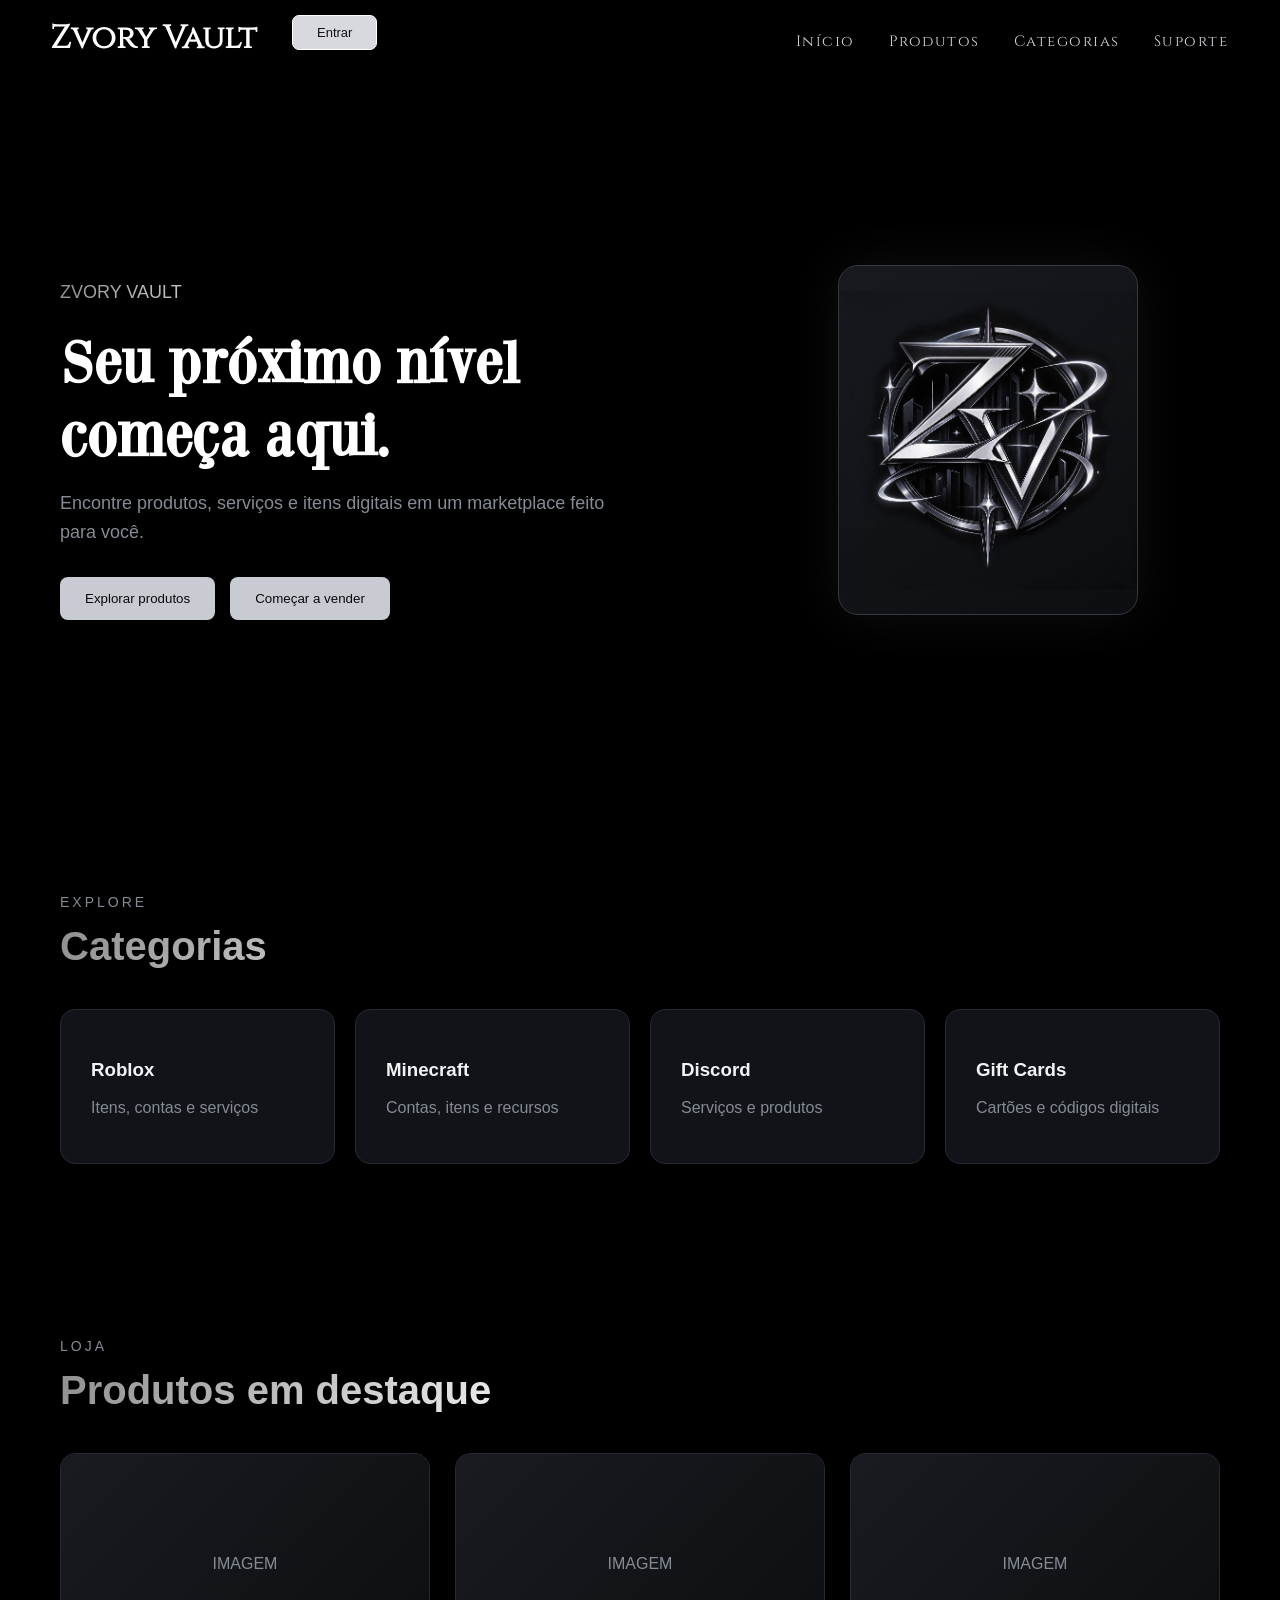
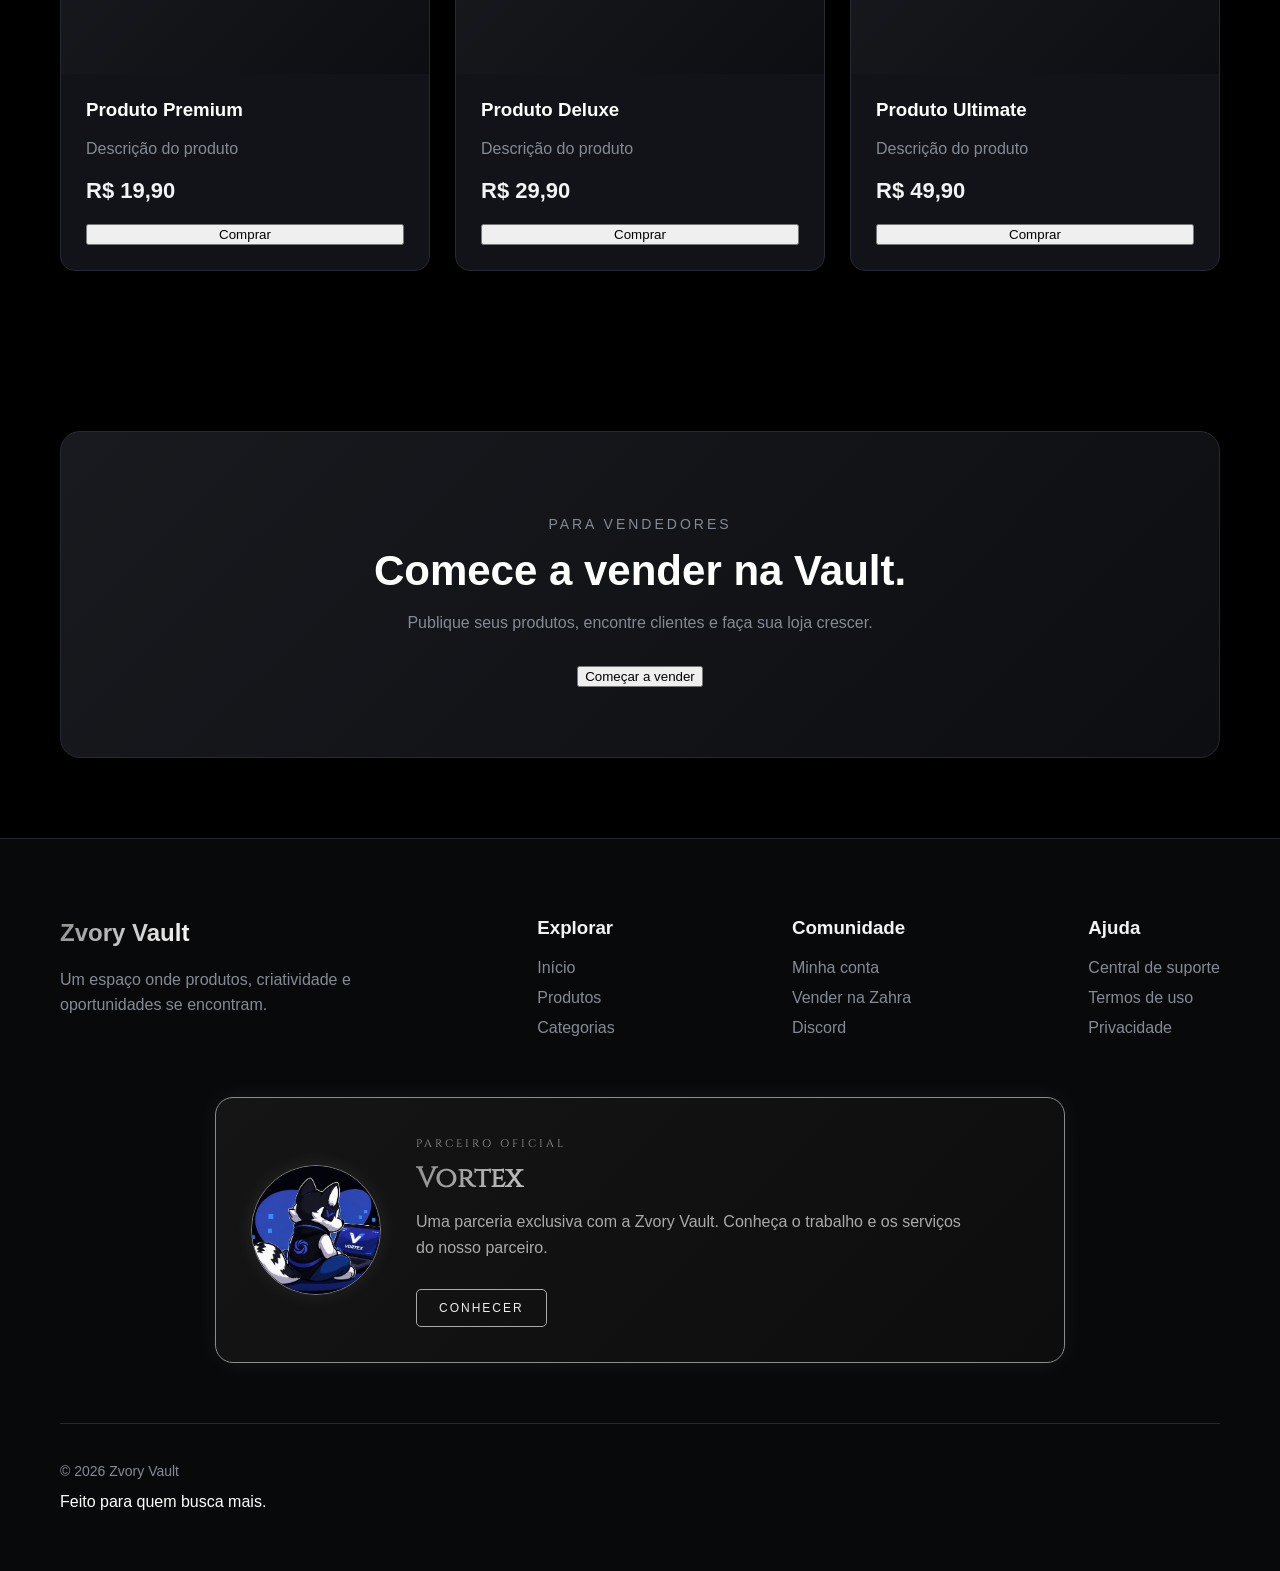
<file: index.html>
<!DOCTYPE html>
<html lang="pt-BR">

<head>
    <meta charset="UTF-8">
    <meta name="viewport" content="width=device-width, initial-scale=1.0">

    <link rel="stylesheet" href="style.css">

    <title>Zvory Vault</title>
</head>

<body>

<header>

    <div class="logo">
        <h1>Zvory Vault</h1>
    </div>

    <a href="login.html" class="login-btn">Entrar</a>

    <nav>
        <a href="index.html">Início</a>
        <a href="produtos.html">Produtos</a>
        <a href="categorias.html">Categorias</a>
        <a href="suporte.html">Suporte</a>
    </nav>

</header>


    <section class="hero">

        <div class="hero-text">

            <p class="subtitle chrome-text">ZVORY VAULT</p>

            <h2>Seu próximo nível começa aqui.</h2>

            <p>
                Encontre produtos, serviços e itens digitais
                em um marketplace feito para você.
            </p>

            <div class="hero-buttons">

                <a href="produtos.html">
                    <button>Explorar produtos</button>
                </a>

                
                    <a href="login.html">
                    <button class="secondary seller-button">Começar a vender</button>
                    </a>

            </div>

        </div>


        <div class="hero-visual">

            <div class="visual-card">
                <img src="Zvory.png" alt="Zvory Vault">
            </div>

        </div>

    </section>


    <section class="categories">

        <div class="section-title">

            <p>EXPLORE</p>

            <h2 class="chrome-text">Categorias</h2>

        </div>


        <div class="category-container">

            <div class="category-card">

                <h3>Roblox</h3>

                <p>Itens, contas e serviços</p>

            </div>


            <div class="category-card">

                <h3>Minecraft</h3>

                <p>Contas, itens e recursos</p>

            </div>


            <div class="category-card">

                <h3>Discord</h3>

                <p>Serviços e produtos</p>

            </div>


            <div class="category-card">

                <h3>Gift Cards</h3>

                <p>Cartões e códigos digitais</p>

            </div>

        </div>

    </section>


    <section class="products">

        <div class="section-title">

            <p>LOJA</p>

            <h2 class="chrome-text">Produtos em destaque</h2>

        </div>


        <div class="products-container">


            <div class="product-card">

                <div class="product-image">
                    <span>IMAGEM</span>
                </div>

                <div class="product-info">

                    <h3>Produto Premium</h3>

                    <p>Descrição do produto</p>

                    <strong>R$ 19,90</strong>

                    <button>Comprar</button>

                </div>

            </div>


            <div class="product-card">

                <div class="product-image">
                    <span>IMAGEM</span>
                </div>

                <div class="product-info">

                    <h3>Produto Deluxe</h3>

                    <p>Descrição do produto</p>

                    <strong>R$ 29,90</strong>

                    <button>Comprar</button>

                </div>

            </div>


            <div class="product-card">

                <div class="product-image">
                    <span>IMAGEM</span>
                </div>

                <div class="product-info">

                    <h3>Produto Ultimate</h3>

                    <p>Descrição do produto</p>

                    <strong>R$ 49,90</strong>

                    <button>Comprar</button>

                </div>

            </div>


        </div>

    </section>


    <section class="seller">

        <div class="seller-content">

            <p>PARA VENDEDORES</p>

            <h2>Comece a vender na Vault.</h2>

            <span>
                Publique seus produtos, encontre clientes
                e faça sua loja crescer.
            </span>

<a href="login.html">
            <button class="seller-button">
                Começar a vender
            </button>
            </a>

        </div>

    </section>

<footer class="footer">

    <div class="footer-content">

        <div class="footer-brand">

            <h2 class="chrome-text">Zvory Vault</h2>

            <p>
                Um espaço onde produtos, criatividade
                e oportunidades se encontram.
            </p>

        </div>


        <div class="footer-column">

            <h3>Explorar</h3>

            <a href="index.html">Início</a>
            <a href="produtos.html">Produtos</a>
            <a href="categorias.html">Categorias</a>

        </div>


        <div class="footer-column">

            <h3>Comunidade</h3>

            <a href="login.html">Minha conta</a>
            <a href="#">Vender na Zahra</a>
            <a href="https://discord.gg/MXQw4AGbYc">Discord</a>

        </div>


        <div class="footer-column">

            <h3>Ajuda</h3>

            <a href="suporte.html">Central de suporte</a>
            <a href="#">Termos de uso</a>
            <a href="#">Privacidade</a>

        </div>

    </div>

<div class="partner-card">
    <div class="partner-logo">
        <img src="vortex.jpg" alt="vortex"></img>
    </div>

    <div class="partner-info">
        <span class="partner-label">PARCEIRO OFICIAL</span>
        <h2 class="chrome-text">Vortex</h2>
        <p>
            Uma parceria exclusiva com a Zvory Vault.
            Conheça o trabalho e os serviços do nosso parceiro.
        </p>

        <a href="https://vexiro-team-evfh.vercel.app/" class="partner-button">CONHECER</a>
    </div>
</div>

    <div class="footer-bottom">

        <p>
            © 2026 Zvory Vault
        </p>

        <span>
            Feito para quem busca mais.
        </span>

    </div>

</footer>

    <div id="message"></div>


    <script src="script.js"></script>

</body>

</html>
</file>
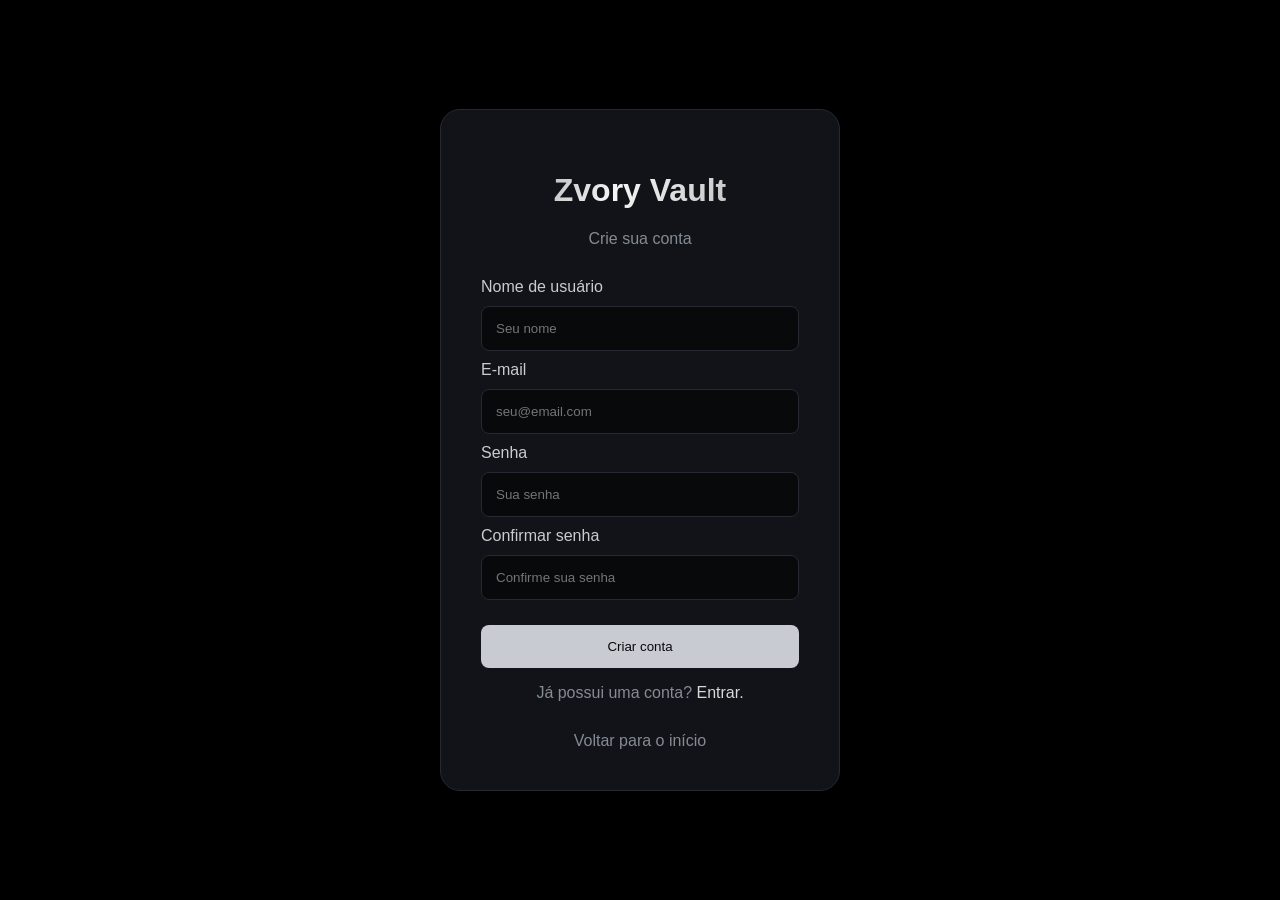
<file: cadastro.html>
<!DOCTYPE html>
<html lang="pt-BR">

<head>
    <meta charset="UTF-8">
    <meta name="viewport" content="width=device-width, initial-scale=1.0">

    <link rel="stylesheet" href="style.css">

    <title>Cadastro | Zvory Vault</title>
</head>

<body>

    <main class="login-page">

        <div class="login-box">

            <h1 class="chrome-text">Zvory Vault</h1>

            <p>Crie sua conta</p>


            <form id="cadastroForm">

                <label for="username">
                    Nome de usuário
                </label>

                <input
                    type="text"
                    id="username"
                    placeholder="Seu nome"
                    required
                >


                <label for="email">
                    E-mail
                </label>

                <input
                    type="email"
                    id="email"
                    placeholder="seu@email.com"
                    required
                >


                <label for="password">
                    Senha
                </label>

                <input
                    type="password"
                    id="password"
                    placeholder="Sua senha"
                    required
                >


                <label for="confirm-password">
                    Confirmar senha
                </label>

                <input
                    type="password"
                    id="confirm-password"
                    placeholder="Confirme sua senha"
                    required
                >


                <button type="submit">
                    Criar conta
                </button>

            </form>


            <p>
                Já possui uma conta?
                <a href="login.html">Entrar.</a>
            </p>


            <a href="index.html">
                Voltar para o início
            </a>

        </div>

    </main>

<script src="cadastro.js"></script>
    <script src="script.js"></script>

</body>

</html>
</file>
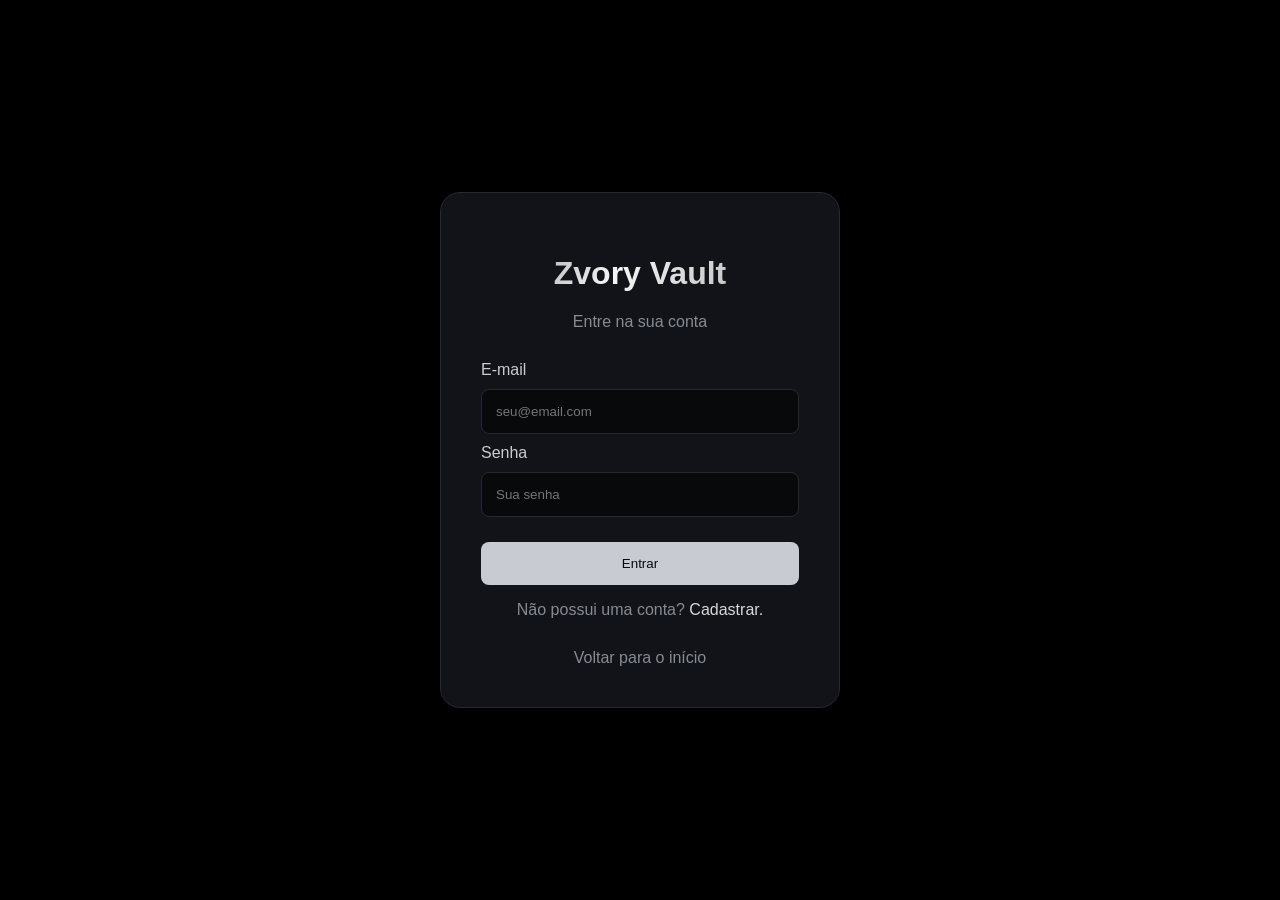
<file: carrinho.html>
<!DOCTYPE html>
<html lang="pt-BR">

<head>
    <meta charset="UTF-8">
    <meta name="viewport" content="width=device-width, initial-scale=1.0">

    <link rel="stylesheet" href="style.css">

    <title>Carrinho | Zvory Vault</title>
</head>

<body>

<header>

    <div class="logo">
        <h1 class="chrome-text">Zvory Vault</h1>
    </div>

    <button class="menu-toggle" id="menu-toggle" aria-label="Abrir menu">
        <span>—</span>
        <span>—</span>
        <span>—</span>
    </button>

    <nav id="main-nav">
        <a href="home.html">Início</a>
        <a href="produtos.html">Produtos</a>
        <a href="categorias.html">Categorias</a>
        <a href="suporte.html">Suporte</a>
    </nav>

    <a href="index.html" class="login" id="logout">
        Sair
    </a>

</header>


<main class="cart-page">

    <div class="section-title">

        <p>MINHA COMPRA</p>

        <h2 class="chrome-text">
            Seu carrinho
        </h2>

        <span>
            Revise os produtos antes de continuar.
        </span>

    </div>


    <div class="cart-layout">

        <section class="cart-items" id="cart-items">
        </section>


        <aside class="cart-summary">

            <p class="cart-summary-label">
                RESUMO
            </p>

            <h3>
                Total da compra
            </h3>

            <div class="cart-total">

                <span>
                    Total
                </span>

                <strong id="cart-total">
                    R$ 0,00
                </strong>

            </div>

            <button
                id="checkout-button"
                class="checkout-button"
            >
                Continuar para pagamento
            </button>

            <a
                href="produtos.html"
                class="continue-shopping"
            >
                Continuar comprando
            </a>

        </aside>

    </div>


    <div
        class="cart-empty"
        id="cart-empty"
    >

        <span>
            ◇
        </span>

        <h3>
            Seu carrinho está vazio
        </h3>

        <p>
            Explore os produtos da Zvory Vault
            e adicione algo ao seu carrinho.
        </p>

        <a href="produtos.html">
            Explorar produtos
        </a>

    </div>

</main>


<footer class="footer">

    <div class="footer-content">

        <div class="footer-brand">

            <h2 class="chrome-text">
                Zvory Vault
            </h2>

            <p>
                Um espaço onde produtos, criatividade
                e oportunidades se encontram.
            </p>

        </div>


        <div class="footer-column">

            <h3>Explorar</h3>

            <a href="home.html">Minha conta</a>
            <a href="produtos.html">Produtos</a>
            <a href="categorias.html">Categorias</a>

        </div>


        <div class="footer-column">

            <h3>Conta</h3>

            <a href="pedidos.html">Meus pedidos</a>
            <a href="carrinho.html">Carrinho</a>
            <a href="index.html" id="footer-logout">Sair</a>

        </div>


        <div class="footer-column">

            <h3>Ajuda</h3>

            <a href="suporte.html">Central de suporte</a>
            <a href="#">Termos de uso</a>
            <a href="#">Privacidade</a>

        </div>

    </div>


    <div class="footer-bottom">

        <p>
            © 2026 Zvory Vault
        </p>

        <span>
            Feito para quem busca mais.
        </span>

    </div>

</footer>


<script src="script.js"></script>
<script src="carrinho.js"></script>

</body>

</html>
</file>
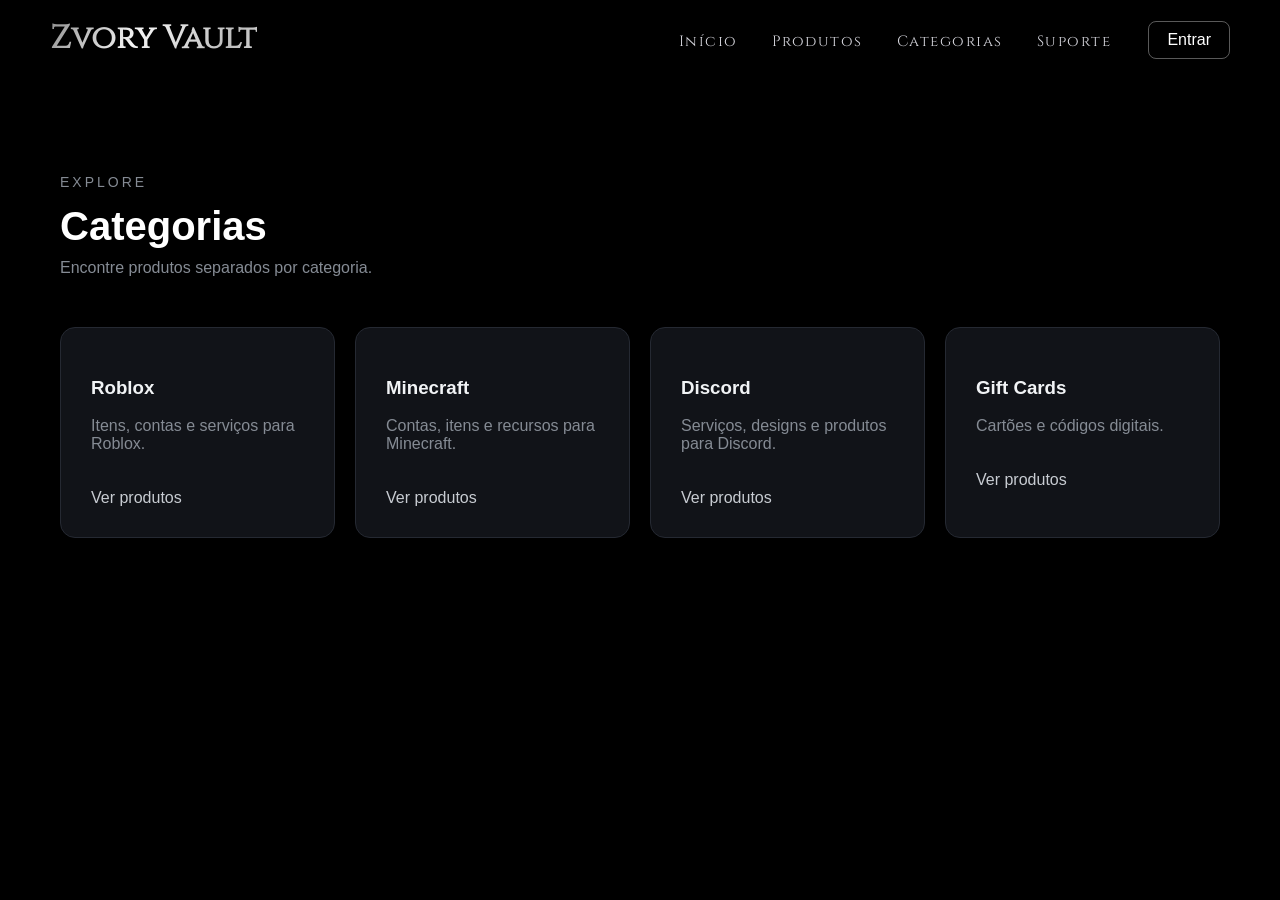
<file: categorias.html>
<!DOCTYPE html>
<html lang="pt-BR">

<head>
    <meta charset="UTF-8">
    <meta name="viewport" content="width=device-width, initial-scale=1.0">

    <link rel="stylesheet" href="style.css">

    <title>Categorias | Zvory Vault</title>
</head>

<body>

    <header>

        <div class="logo">
            <h1 class="chrome-text">Zvory Vault</h1>
        </div>

        <nav>
            <a href="index.html">Início</a>
            <a href="produtos.html">Produtos</a>
            <a href="categorias.html">Categorias</a>
            <a href="suporte.html">Suporte</a>
        </nav>

        <a href="login.html" class="login">Entrar</a>

    </header>


    <main class="categories-page">

        <div class="section-title">

            <p>EXPLORE</p>

            <h2>Categorias</h2>

            <span>
                Encontre produtos separados por categoria.
            </span>

        </div>


        <div class="category-container">


            <div class="category-card">

                <h3>Roblox</h3>

                <p>
                    Itens, contas e serviços para Roblox.
                </p>

                <a href="produtos.html">
                    Ver produtos
                </a>

            </div>


            <div class="category-card">

                <h3>Minecraft</h3>

                <p>
                    Contas, itens e recursos para Minecraft.
                </p>

                <a href="produtos.html">
                    Ver produtos
                </a>

            </div>


            <div class="category-card">

                <h3>Discord</h3>

                <p>
                    Serviços, designs e produtos para Discord.
                </p>

                <a href="produtos.html">
                    Ver produtos
                </a>

            </div>


            <div class="category-card">

                <h3>Gift Cards</h3>

                <p>
                    Cartões e códigos digitais.
                </p>

                <a href="produtos.html">
                    Ver produtos
                </a>

            </div>


        </div>

    </main>

</body>

</html>
</file>
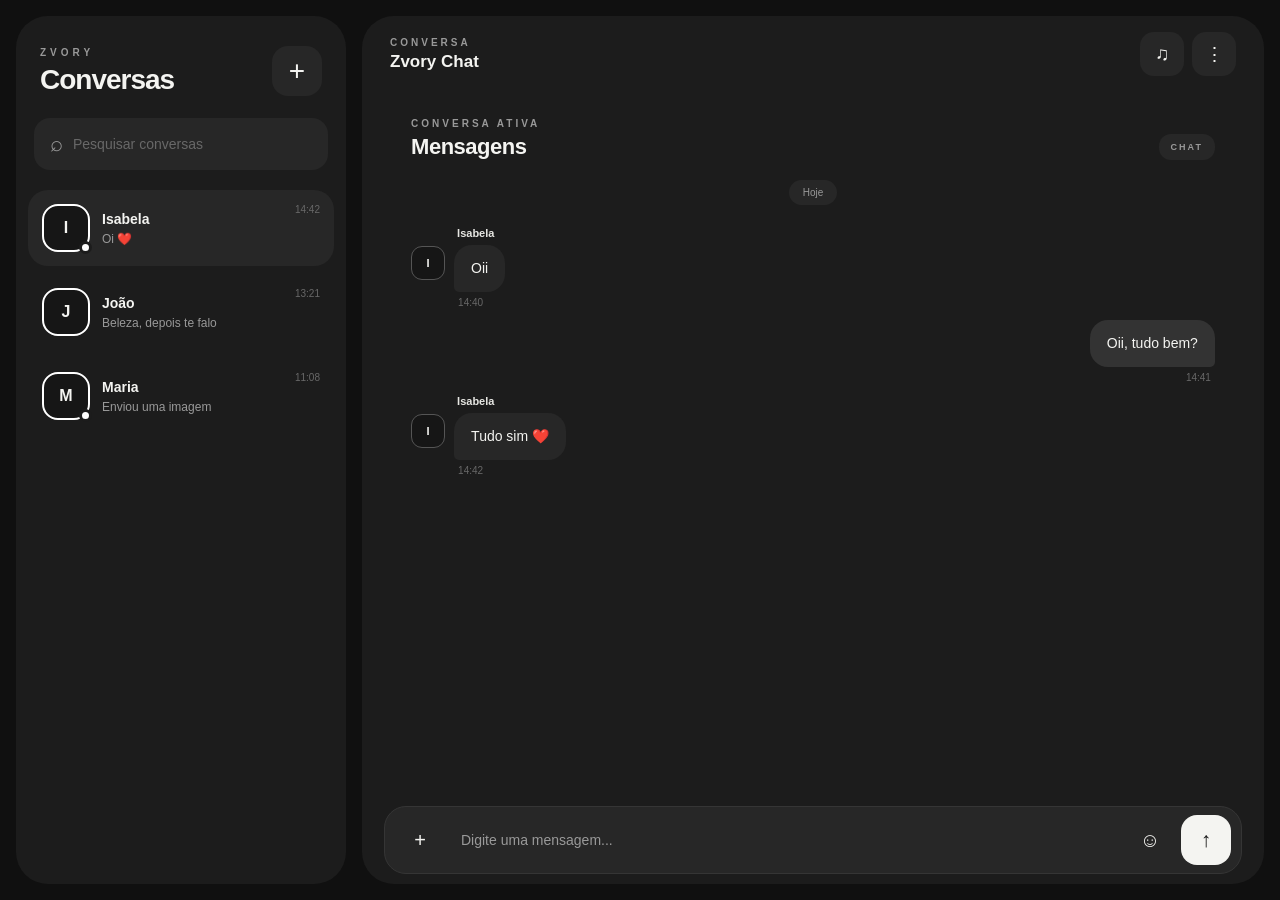
<file: chat.html>
<!DOCTYPE html>
<html lang="pt-BR">

<head>
    <meta charset="UTF-8">
    <meta name="viewport" content="width=device-width, initial-scale=1.0">

    <title>Conversas | Zvory</title>

    <link rel="stylesheet" href="chat.css">
</head>

<body>

<div class="chat-app">

    <!-- =====================================================
         LISTA DE CONVERSAS
    ====================================================== -->

    <aside class="conversations">

        <div class="conversations-header">

            <div>
                <span class="brand">ZVORY</span>
                <h1>Conversas</h1>
            </div>

            <button
                class="new-chat"
                id="newChatBtn"
                title="Nova conversa"
                aria-label="Nova conversa"
            >
                +
            </button>

        </div>


        <!-- ================= PESQUISA ================= -->

        <div class="search-box">

            <span>⌕</span>

            <input
                type="text"
                id="searchInput"
                placeholder="Pesquisar conversas"
                autocomplete="off"
            >

        </div>


        <!-- ================= LISTA DE CONVERSAS ================= -->

        <div
            class="conversation-list"
            id="conversationList"
        >

            <!-- ================= ISABELA ================= -->

            <button
                class="conversation active"
                data-user="Isabela"
                data-status="online"
            >

                <div class="avatar">

                    I

                    <span class="online"></span>

                </div>

                <div class="conversation-info">

                    <strong>
                        Isabela
                    </strong>

                    <span>
                        Oi ❤️
                    </span>

                </div>

                <time>
                    14:42
                </time>

            </button>


            <!-- ================= JOÃO ================= -->

            <button
                class="conversation"
                data-user="João"
                data-status="offline"
            >

                <div class="avatar">
                    J
                </div>

                <div class="conversation-info">

                    <strong>
                        João
                    </strong>

                    <span>
                        Beleza, depois te falo
                    </span>

                </div>

                <time>
                    13:21
                </time>

            </button>


            <!-- ================= MARIA ================= -->

            <button
                class="conversation"
                data-user="Maria"
                data-status="online"
            >

                <div class="avatar">

                    M

                    <span class="online"></span>

                </div>

                <div class="conversation-info">

                    <strong>
                        Maria
                    </strong>

                    <span>
                        Enviou uma imagem
                    </span>

                </div>

                <time>
                    11:08
                </time>

            </button>

        </div>

    </aside>


    <!-- =====================================================
         CHAT PRINCIPAL
    ====================================================== -->

    <main class="chat">


        <!-- ================= HEADER ================= -->

        <header class="chat-header">

            <button
                class="back-btn"
                id="backBtn"
                aria-label="Voltar"
            >
                ←
            </button>


            <div class="chat-title">

                <span>
                    CONVERSA
                </span>

                <strong>
                    Zvory Chat
                </strong>

            </div>


            <div class="chat-actions">

                <button
                    class="action-btn"
                    id="voiceBtn"
                    title="Chamada de voz"
                    aria-label="Chamada de voz"
                >
                    ♫
                </button>

                <button
                    class="action-btn"
                    id="moreBtn"
                    title="Mais opções"
                    aria-label="Mais opções"
                >
                    ⋮
                </button>

            </div>

        </header>


        <!-- =====================================================
             CONTEÚDO
        ====================================================== -->

        <div class="chat-content">


            <!-- =================================================
                 TÍTULO DAS MENSAGENS
            ================================================== -->

            <div class="messages-title">

                <div>

                    <span>
                        CONVERSA ATIVA
                    </span>

                    <h2>
                        Mensagens
                    </h2>

                </div>


                <span class="message-count">
                    CHAT
                </span>

            </div>


            <!-- =================================================
                 MENSAGENS
            ================================================== -->

            <section
                class="messages"
                id="messages"
                aria-label="Mensagens"
            >


                <!-- ================= DATA ================= -->

                <div class="date-divider">

                    <span>
                        Hoje
                    </span>

                </div>


                <!-- =================================================
                     MENSAGEM RECEBIDA
                ================================================== -->

                <div class="message received">

                    <div class="message-avatar">
                        I
                    </div>

                    <div class="message-body">

                        <strong class="message-author">
                            Isabela
                        </strong>

                        <div class="bubble">
                            Oii
                        </div>

                        <span class="message-time">
                            14:40
                        </span>

                    </div>

                </div>


                <!-- =================================================
                     MENSAGEM ENVIADA
                ================================================== -->

                <div class="message sent">

                    <div class="message-body">

                        <div class="bubble">
                            Oii, tudo bem?
                        </div>

                        <span class="message-time">
                            14:41
                        </span>

                    </div>

                </div>


                <!-- =================================================
                     MENSAGEM RECEBIDA
                ================================================== -->

                <div class="message received">

                    <div class="message-avatar">
                        I
                    </div>

                    <div class="message-body">

                        <strong class="message-author">
                            Isabela
                        </strong>

                        <div class="bubble">
                            Tudo sim ❤️
                        </div>

                        <span class="message-time">
                            14:42
                        </span>

                    </div>

                </div>

            </section>

        </div>


        <!-- =====================================================
             CAMPO DE MENSAGEM
        ====================================================== -->

        <form
            class="message-form"
            id="messageForm"
        >

            <!-- ANEXAR -->

            <button
                type="button"
                class="input-btn"
                id="attachmentBtn"
                title="Anexar"
                aria-label="Anexar"
            >
                +
            </button>


            <!-- INPUT -->

            <input
                type="text"
                id="messageInput"
                placeholder="Digite uma mensagem..."
                autocomplete="off"
                maxlength="2000"
            >


            <!-- EMOJI -->

            <button
                type="button"
                class="input-btn"
                id="emojiBtn"
                title="Emoji"
                aria-label="Emoji"
            >
                ☺
            </button>


            <!-- ENVIAR -->

            <button
                type="submit"
                class="send-btn"
                title="Enviar"
                aria-label="Enviar mensagem"
            >
                ↑
            </button>

        </form>

    </main>

</div>


<!-- =========================================================
     MENU DE OPÇÕES
========================================================= -->

<div
    class="dropdown"
    id="moreMenu"
>

    <button id="clearChatBtn">
        Limpar conversa
    </button>

    <button id="blockBtn">
        Bloquear usuário
    </button>

</div>


<!-- =========================================================
     JAVASCRIPT
========================================================= -->

<script src="chat.js"></script>

</body>

</html>
</file>
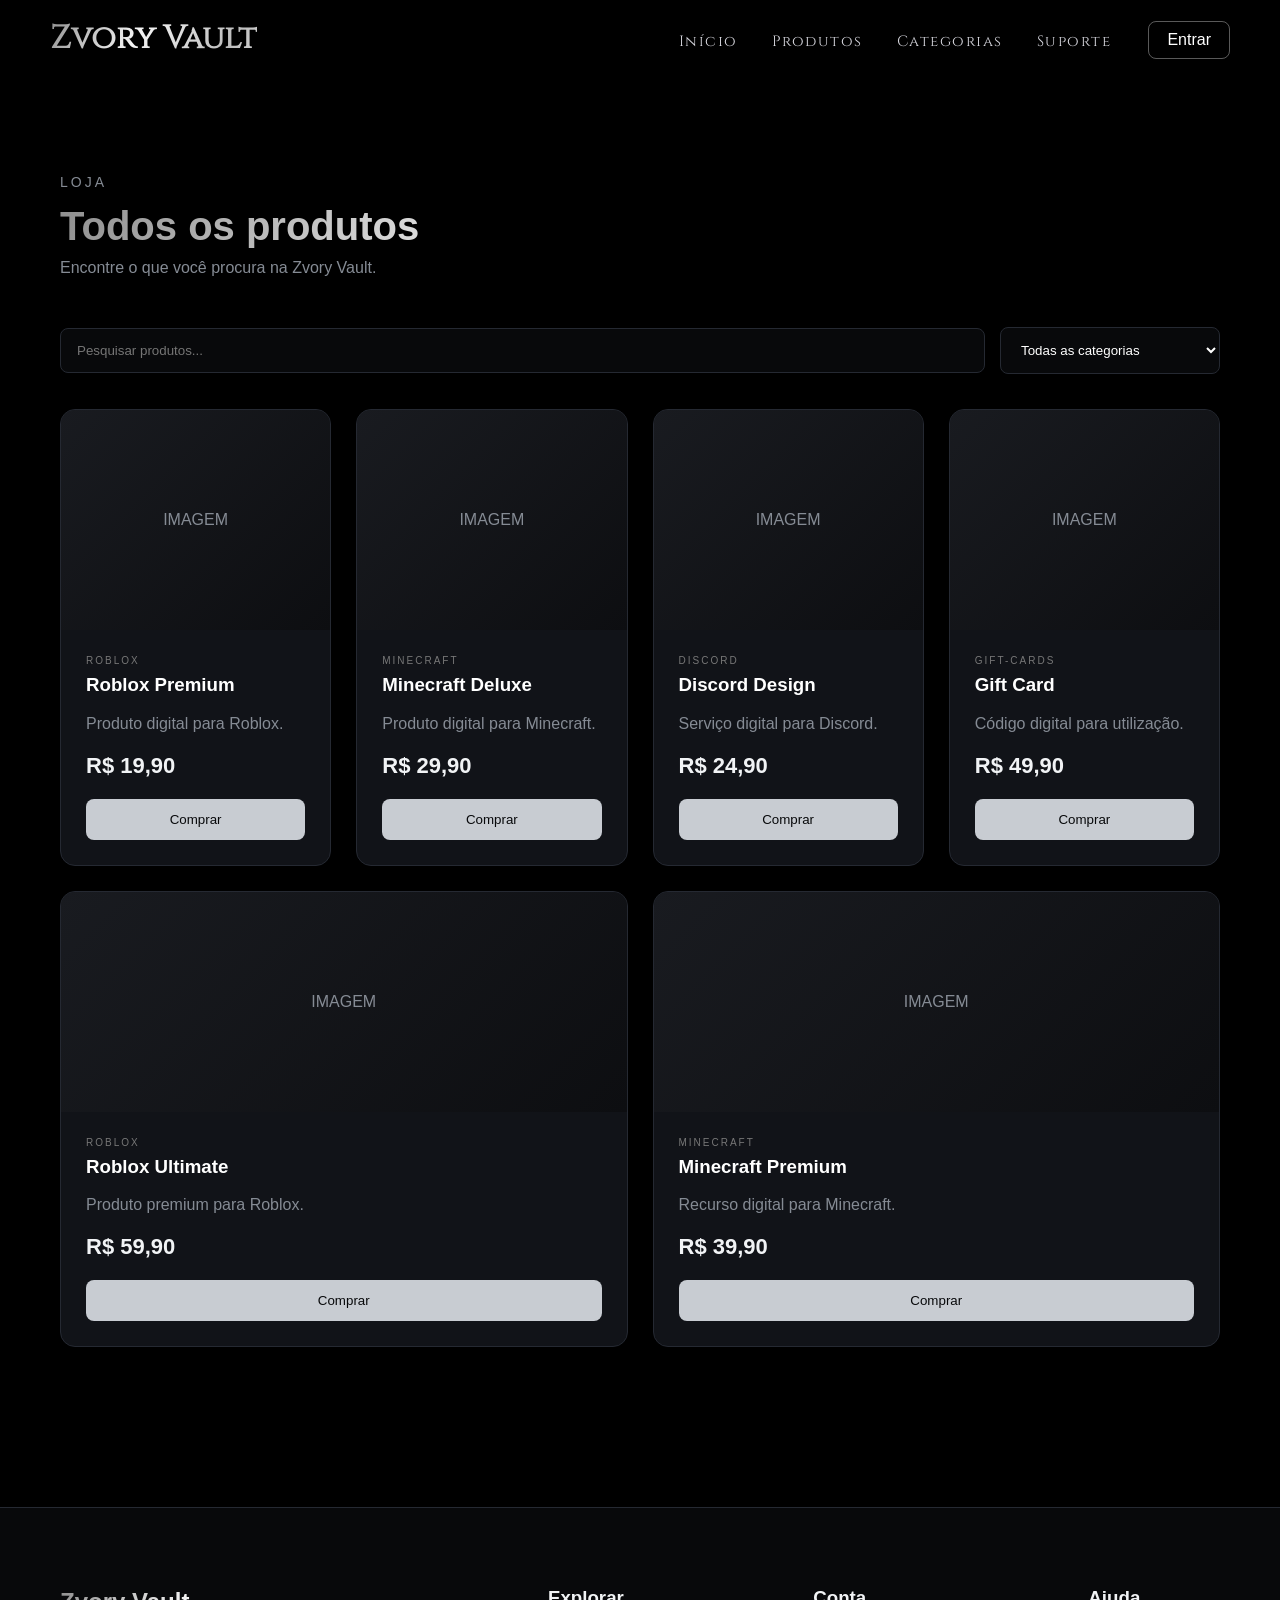
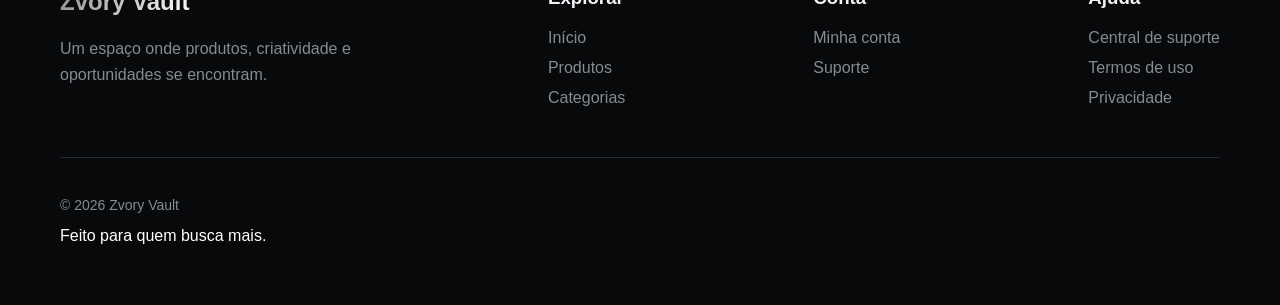
<file: checkout.html>
<!DOCTYPE html>
<html lang="pt-BR">

<head>
    <meta charset="UTF-8">
    <meta name="viewport" content="width=device-width, initial-scale=1.0">

    <link rel="stylesheet" href="style.css">

    <title>Finalizar compra | Zvory Vault</title>
</head>

<body>

<header>

    <div class="logo">
        <h1 class="chrome-text">Zvory Vault</h1>
    </div>

    <button
        class="menu-toggle"
        id="menu-toggle"
        aria-label="Abrir menu"
    >
        <span>—</span>
        <span>—</span>
        <span>—</span>
    </button>

    <nav id="main-nav">

        <a href="home.html">
            Início
        </a>

        <a href="produtos.html">
            Produtos
        </a>

        <a href="categorias.html">
            Categorias
        </a>

        <a href="suporte.html">
            Suporte
        </a>

    </nav>

    <a
        href="index.html"
        class="login"
        id="logout"
    >
        Sair
    </a>

</header>


<main class="checkout-page">

    <div class="section-title">

        <p>
            FINALIZAÇÃO
        </p>

        <h2 class="chrome-text">
            Finalizar compra
        </h2>

        <span>
            Revise seu pedido antes de continuar.
        </span>

    </div>


    <div class="checkout-layout">


        <!-- PRODUTOS -->

        <section class="checkout-products">

            <h3>
                Seus produtos
            </h3>

            <div id="checkout-items">
            </div>

        </section>


        <!-- RESUMO -->

        <aside class="checkout-summary">

            <p class="checkout-label">
                RESUMO DO PEDIDO
            </p>


            <div class="checkout-total">

                <span>
                    Total
                </span>

                <strong id="checkout-total">
                    R$ 0,00
                </strong>

            </div>


            <!-- PAGAMENTO -->

            <div class="payment-method">

                <h3>
                    Forma de pagamento
                </h3>


                <label class="payment-option">

                    <input
                        type="radio"
                        name="payment"
                        value="pix"
                    >

                    <span>
                        PIX
                    </span>

                </label>


                <label class="payment-option">

                    <input
                        type="radio"
                        name="payment"
                        value="cartao"
                    >

                    <span>
                        Cartão
                    </span>

                </label>


                <label class="payment-option">

                    <input
                        type="radio"
                        name="payment"
                        value="saldo"
                    >

                    <span>
                        Saldo da conta
                    </span>

                </label>

            </div>


            <!-- FINALIZAR -->

            <button
                id="finish-purchase"
                class="checkout-button"
                type="button"
            >
                Finalizar pedido
            </button>


            <a
                href="carrinho.html"
                class="continue-shopping"
            >
                Voltar para o carrinho
            </a>

        </aside>

    </div>

</main>


<footer class="footer">

    <div class="footer-content">


        <div class="footer-brand">

            <h2 class="chrome-text">
                Zvory Vault
            </h2>

            <p>
                Um espaço onde produtos, criatividade
                e oportunidades se encontram.
            </p>

        </div>


        <div class="footer-column">

            <h3>
                Explorar
            </h3>

            <a href="home.html">
                Minha conta
            </a>

            <a href="produtos.html">
                Produtos
            </a>

            <a href="categorias.html">
                Categorias
            </a>

        </div>


        <div class="footer-column">

            <h3>
                Conta
            </h3>

            <a href="pedidos.html">
                Meus pedidos
            </a>

            <a href="carrinho.html">
                Carrinho
            </a>

            <a href="index.html" id="footer-logout">
                Sair
            </a>

        </div>


        <div class="footer-column">

            <h3>
                Ajuda
            </h3>

            <a href="suporte.html">
                Central de suporte
            </a>

            <a href="#">
                Termos de uso
            </a>

            <a href="#">
                Privacidade
            </a>

        </div>

    </div>


    <div class="footer-bottom">

        <p>
            © 2026 Zvory Vault
        </p>

        <span>
            Feito para quem busca mais.
        </span>

    </div>

</footer>


<script src="script.js"></script>
<script src="checkout.js"></script>

</body>

</html>
</file>
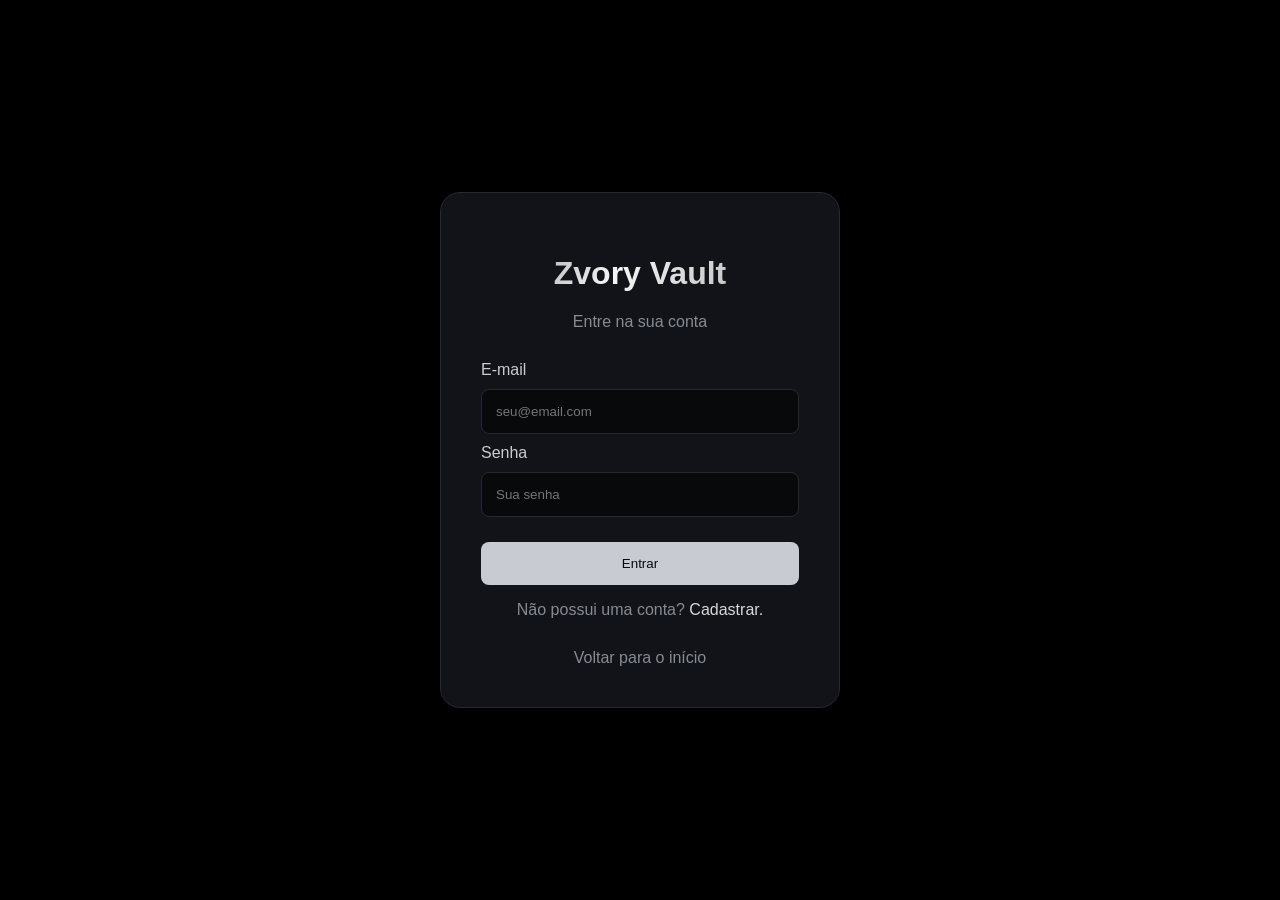
<file: home.html>
<!DOCTYPE html>
<html lang="pt-BR">

<head>
    <meta charset="UTF-8">
    <meta name="viewport" content="width=device-width, initial-scale=1.0">

    <title>Zvory Vault</title>

    <link rel="stylesheet" href="home.css">
</head>

<body>

<div class="app">

    <!-- =====================================================
         TOPBAR
    ====================================================== -->

    <header class="topbar">

        <div class="brand">

            <div class="brand-mark">
                <img src="Zvory.png" alt="Zvory Vault">
            </div>

            <div class="brand-text">
                <strong>Zvory Vault</strong>
                <span>MARKETPLACE</span>
            </div>

        </div>


        <div class="top-search">

            <svg viewBox="0 0 24 24">
                <circle cx="11" cy="11" r="6"></circle>
                <path d="M16 16L21 21"></path>
            </svg>

            <input
                type="text"
                placeholder="Pesquisar na Zvory..."
            >

            <kbd>CTRL K</kbd>

        </div>


        <div class="top-actions">

            <!-- CONVERSAS -->

            <button
                class="icon-button"
                title="Conversas"
                onclick="window.location.href='chat.html'"
            >

                <svg viewBox="0 0 24 24">
                    <path d="M20 11.5a7.5 7.5 0 0 1-8 7.5 8.7 8.7 0 0 1-3.7-.8L4 20l1.8-3.5A7.2 7.2 0 0 1 4 11.5 7.5 7.5 0 0 1 12 4a7.5 7.5 0 0 1 8 7.5z"></path>
                </svg>

            </button>


            <!-- NOTIFICAÇÕES -->

            <button
                class="icon-button"
                title="Notificações"
            >

                <svg viewBox="0 0 24 24">
                    <path d="M18 8a6 6 0 0 0-12 0c0 7-3 7-3 9h18c0-2-3-2-3-9"></path>
                    <path d="M10 21h4"></path>
                </svg>

            </button>


            <!-- ATIVIDADE -->

            <button
                class="icon-button"
                title="Atividade"
            >

                <svg viewBox="0 0 24 24">
                    <circle cx="12" cy="12" r="9"></circle>
                    <path d="M12 8v4l3 2"></path>
                </svg>

            </button>


            <!-- PERFIL -->

            <button
                class="profile-button"
                title="Meu perfil"
                onclick="window.location.href='perfil.html'"
            >

                <div
                    class="top-profile-avatar"
                    id="topProfileAvatar"
                >
                    U
                </div>

            </button>

        </div>

    </header>


    <!-- =====================================================
         LAYOUT
    ====================================================== -->

    <main class="layout">


        <!-- =================================================
             RAIL
        ================================================== -->

        <aside class="rail">

            <button class="rail-logo active">
                Z
            </button>

            <div class="rail-separator"></div>


            <!-- HOME -->

            <button class="rail-button active" title="Início">

                <svg viewBox="0 0 24 24">
                    <path d="M4 12l8-8 8 8"></path>
                    <path d="M6 10v9h12v-9"></path>
                </svg>

            </button>


            <!-- LOJA -->

            <button class="rail-button" title="Loja">

                <svg viewBox="0 0 24 24">
                    <rect
                        x="4"
                        y="5"
                        width="16"
                        height="14"
                        rx="2"
                    ></rect>

                    <path d="M8 9h8"></path>
                    <path d="M8 13h5"></path>
                </svg>

            </button>


            <!-- CATEGORIAS -->

            <button class="rail-button" title="Categorias">

                <svg viewBox="0 0 24 24">
                    <path d="M7 7h10"></path>
                    <path d="M5 12h14"></path>
                    <path d="M7 17h10"></path>
                </svg>

            </button>


            <!-- PEDIDOS -->

            <button class="rail-button" title="Pedidos">

                <svg viewBox="0 0 24 24">
                    <path d="M6 4h12v16H6z"></path>
                    <path d="M9 8h6"></path>
                    <path d="M9 12h6"></path>
                    <path d="M9 16h4"></path>
                </svg>

            </button>


            <div class="rail-spacer"></div>


            <!-- CONFIGURAÇÕES -->

            <button
                class="rail-button"
                title="Configurações"
                id="settings-button"
            >

                <svg viewBox="0 0 24 24">

                    <circle
                        cx="12"
                        cy="12"
                        r="3"
                    ></circle>

                    <path d="M19.4 15a1.7 1.7 0 0 0 .3 1.9l.1.1-1.7 1.7-.1-.1a1.7 1.7 0 0 0-1.9-.3 1.7 1.7 0 0 0-1 1.6V20h-2.4v-.1a1.7 1.7 0 0 0-1-1.6 1.7 1.7 0 0 0-1.9.3l-.1.1L8 17l.1-.1a1.7 1.7 0 0 0 .3-1.9 1.7 1.7 0 0 0-1.6-1H6v-2.4h.8a1.7 1.7 0 0 0 1.6-1 1.7 1.7 0 0 0-.3-1.9L8 8.6l1.7-1.7.1.1a1.7 1.7 0 0 0 1.9.3 1.7 1.7 0 0 0 1-1.6V5h2.4v.7a1.7 1.7 0 0 0 1 1.6 1.7 1.7 0 0 0 1.9-.3l.1-.1 1.7 1.7-.1.1a1.7 1.7 0 0 0-.3 1.9 1.7 1.7 0 0 0 1.6 1h.7V14h-.7a1.7 1.7 0 0 0-1.6 1z"></path>

                </svg>

            </button>


            <!-- PERFIL -->

            <button
                class="rail-profile-button"
                title="Meu perfil"
                onclick="window.location.href='perfil.html'"
            >

                <div
                    class="avatar"
                    id="userAvatar"
                >
                    U
                </div>

                <span class="status-dot"></span>

            </button>

        </aside>


        <!-- =================================================
             MAIN
        ================================================== -->

        <section class="main">

            <header class="channel-header">

                <div class="channel-title">

                    <span>⌂</span>

                    <strong>Início</strong>

                    <div class="header-line"></div>

                    <p>
                        Bem-vindo à Zvory Vault
                    </p>

                </div>


                <div class="header-actions">

                    <button title="Informações">

                        <svg viewBox="0 0 24 24">

                            <circle
                                cx="12"
                                cy="12"
                                r="9"
                            ></circle>

                            <path d="M12 8v4"></path>

                            <circle
                                cx="12"
                                cy="16"
                                r=".5"
                            ></circle>

                        </svg>

                    </button>


                    <button
                        title="Conversas"
                        onclick="window.location.href='chat.html'"
                    >

                        <svg viewBox="0 0 24 24">

                            <path d="M4 5h16v14H4z"></path>

                            <path d="M8 9h8"></path>

                            <path d="M8 13h5"></path>

                        </svg>

                    </button>

                </div>

            </header>


            <div class="main-scroll">


                <!-- =================================================
                     HERO
                ================================================== -->

                <section class="hero">

                    <div class="hero-content">

                        <span class="eyebrow">
                            ZVORY VAULT
                        </span>

                        <h1>
                            Tudo o que você procura.
                            <br>
                            <span>Em um só lugar.</span>
                        </h1>

                        <p>
                            Jogos, gift cards, Robux, contas e tudo
                            que você precisa para o seu universo digital.
                        </p>


                        <div class="hero-actions">

                            <button
                                class="primary-button"
                                onclick="window.location.href='produtos.html'"
                            >
                                Explorar produtos
                            </button>


                            <button
                                class="secondary-button"
                                onclick="window.location.href='chat.html'"
                            >
                                Abrir conversas
                            </button>

                        </div>

                    </div>


                    <div class="hero-visual">

                        <div class="hero-circle hero-circle-one"></div>
                        <div class="hero-circle hero-circle-two"></div>

                        <img
                            src="Zvory.png"
                            alt="Zvory"
                        >

                    </div>

                </section>


                <!-- =================================================
                     CATEGORIAS
                ================================================== -->

                <section class="section">

                    <div class="section-heading">

                        <div>

                            <span>
                                EXPLORE
                            </span>

                            <h2>
                                Categorias
                            </h2>

                        </div>


                        <button
                            class="view-button"
                            onclick="window.location.href='categorias.html'"
                        >
                            Ver todas →
                        </button>

                    </div>


                    <div class="category-grid">


                        <article class="product-card">

                            <span class="product-number">
                                01
                            </span>

                            <div class="product-symbol">
                                G
                            </div>

                            <h3>
                                Jogos
                            </h3>

                            <p>
                                Encontre jogos e experiências digitais.
                            </p>

                            <button
                                class="card-link"
                                onclick="window.location.href='produtos.html'"
                            >
                                Explorar →
                            </button>

                        </article>


                        <article class="product-card">

                            <span class="product-number">
                                02
                            </span>

                            <div class="product-symbol">
                                GC
                            </div>

                            <h3>
                                Gift Cards
                            </h3>

                            <p>
                                Créditos para suas plataformas favoritas.
                            </p>

                            <button
                                class="card-link"
                                onclick="window.location.href='produtos.html'"
                            >
                                Explorar →
                            </button>

                        </article>


                        <article class="product-card">

                            <span class="product-number">
                                03
                            </span>

                            <div class="product-symbol">
                                R
                            </div>

                            <h3>
                                Robux
                            </h3>

                            <p>
                                Recarregue sua experiência no Roblox.
                            </p>

                            <button
                                class="card-link"
                                onclick="window.location.href='produtos.html'"
                            >
                                Explorar →
                            </button>

                        </article>


                        <article class="product-card">

                            <span class="product-number">
                                04
                            </span>

                            <div class="product-symbol">
                                A
                            </div>

                            <h3>
                                Contas
                            </h3>

                            <p>
                                Confira as contas disponíveis na Vault.
                            </p>

                            <button
                                class="card-link"
                                onclick="window.location.href='produtos.html'"
                            >
                                Explorar →
                            </button>

                        </article>

                    </div>

                </section>


                <!-- =================================================
                     DESTAQUES
                ================================================== -->

                <section class="section">

                    <div class="section-heading">

                        <div>

                            <span>
                                DESTAQUES
                            </span>

                            <h2>
                                Ofertas selecionadas
                            </h2>

                        </div>


                        <button
                            class="view-button"
                            onclick="window.location.href='produtos.html'"
                        >
                            Ver tudo →
                        </button>

                    </div>


                    <div class="featured-grid">


                        <article class="featured-card">

                            <div class="featured-visual">

                                <span>
                                    ZV
                                </span>

                            </div>


                            <div class="featured-content">

                                <span class="tag">
                                    DESTAQUE
                                </span>

                                <h3>
                                    Produtos em destaque
                                </h3>

                                <p>
                                    Descubra os produtos que estão
                                    chamando atenção na Vault.
                                </p>

                                <button
                                    class="small-button"
                                    onclick="window.location.href='produtos.html'"
                                >
                                    Explorar
                                </button>

                            </div>

                        </article>


                        <article class="featured-card">

                            <div class="featured-visual alternate">

                                <span>
                                    SALE
                                </span>

                            </div>


                            <div class="featured-content">

                                <span class="tag">
                                    OFERTAS
                                </span>

                                <h3>
                                    Preços especiais
                                </h3>

                                <p>
                                    Produtos selecionados com condições
                                    especiais por tempo limitado.
                                </p>

                                <button
                                    class="small-button"
                                    onclick="window.location.href='produtos.html'"
                                >
                                    Ver ofertas
                                </button>

                            </div>

                        </article>

                    </div>

                </section>


                <!-- =================================================
                     SUPORTE
                ================================================== -->

                <section class="support-preview">

                    <div class="support-icon">
                        ?
                    </div>


                    <div class="support-content">

                        <span>
                            SUPORTE
                        </span>

                        <h2>
                            Precisa de ajuda?
                        </h2>

                        <p>
                            Fale diretamente com a equipe da Zvory
                            e tire suas dúvidas.
                        </p>

                    </div>


                    <button
                        class="small-button"
                        onclick="window.location.href='suporte.html'"
                    >
                        Abrir suporte
                    </button>

                </section>


                <!-- =================================================
                     CHAT CTA
                ================================================== -->

                <section class="chat-cta">

                    <div>

                        <span>
                            ZVORY CHAT
                        </span>

                        <h2>
                            Converse com a comunidade.
                        </h2>

                        <p>
                            Envie mensagens, conheça outros usuários
                            e continue sua experiência dentro da Vault.
                        </p>

                    </div>


                    <button
                        class="primary-button"
                        onclick="window.location.href='chat.html'"
                    >
                        Abrir conversas
                    </button>

                </section>


            </div>

        </section>

    </main>

</div>


<script src="home.js"></script>

</body>

</html>
</file>
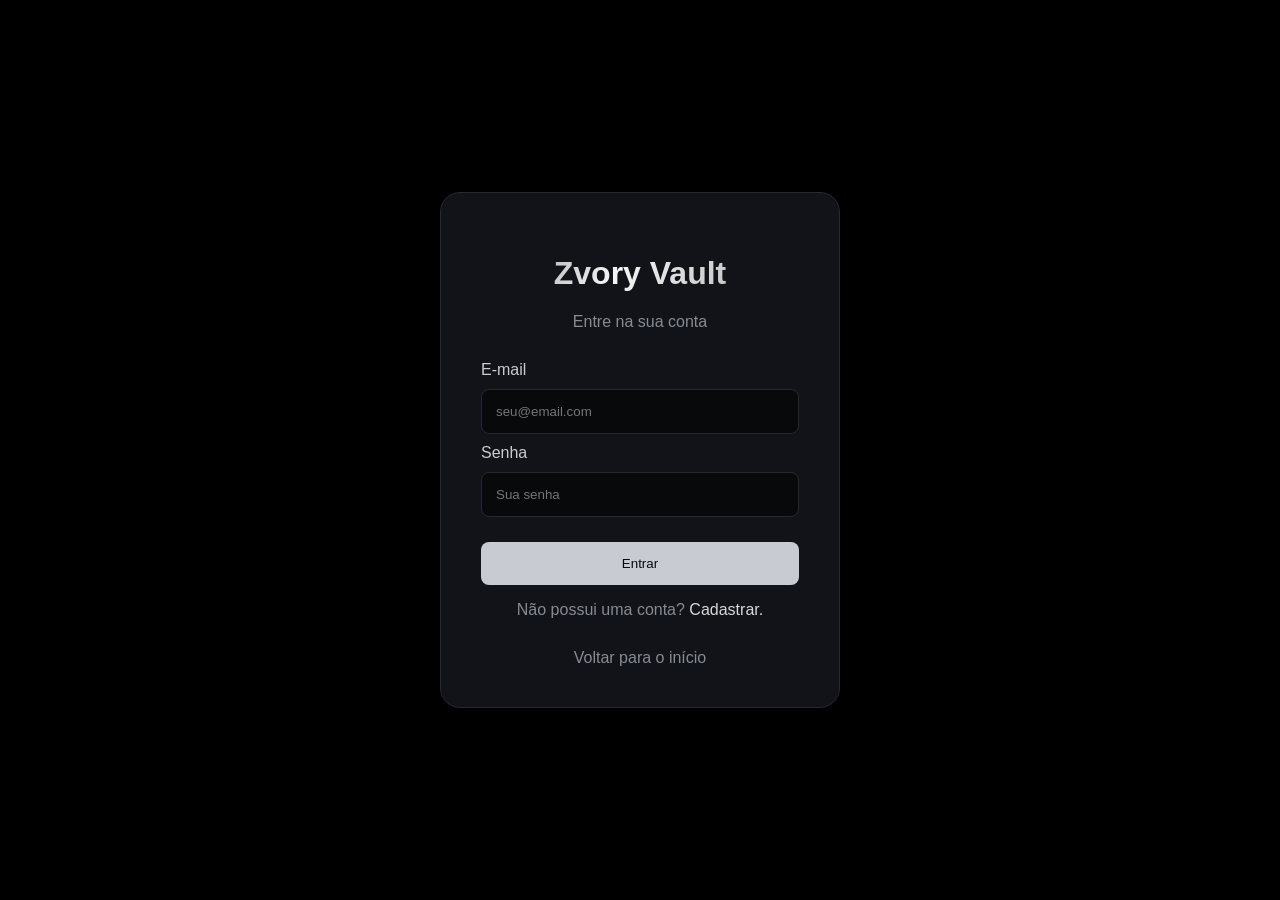
<file: login.html>
<!DOCTYPE html>
<html lang="pt-BR">

<head>
    <meta charset="UTF-8">
    <meta name="viewport" content="width=device-width, initial-scale=1.0">

    <link rel="stylesheet" href="style.css">

    <title>Login | Zvory Vault</title>
</head>

<body>

    <main class="login-page">

        <div class="login-box">

            <h1>Zvory Vault</h1>

            <p>Entre na sua conta</p>


            <form id="loginForm">

                <label for="email">
                    E-mail
                </label>

                <input
                    type="email"
                    id="email"
                    placeholder="seu@email.com"
                    required
                >


                <label for="password">
                    Senha
                </label>

                <input
                    type="password"
                    id="password"
                    placeholder="Sua senha"
                    required
                >


                <button type="submit">
                    Entrar
                </button>

            </form>

    <p>Não possui uma conta? 
    <a href="cadastro.html">Cadastrar.</a>
    
    </p>
            <a href="index.html">
                Voltar para o início
            </a>

        </div>

    </main>

<script src="login.js"></script>
    <script src="script.js"></script>

</body>

</html>
</file>
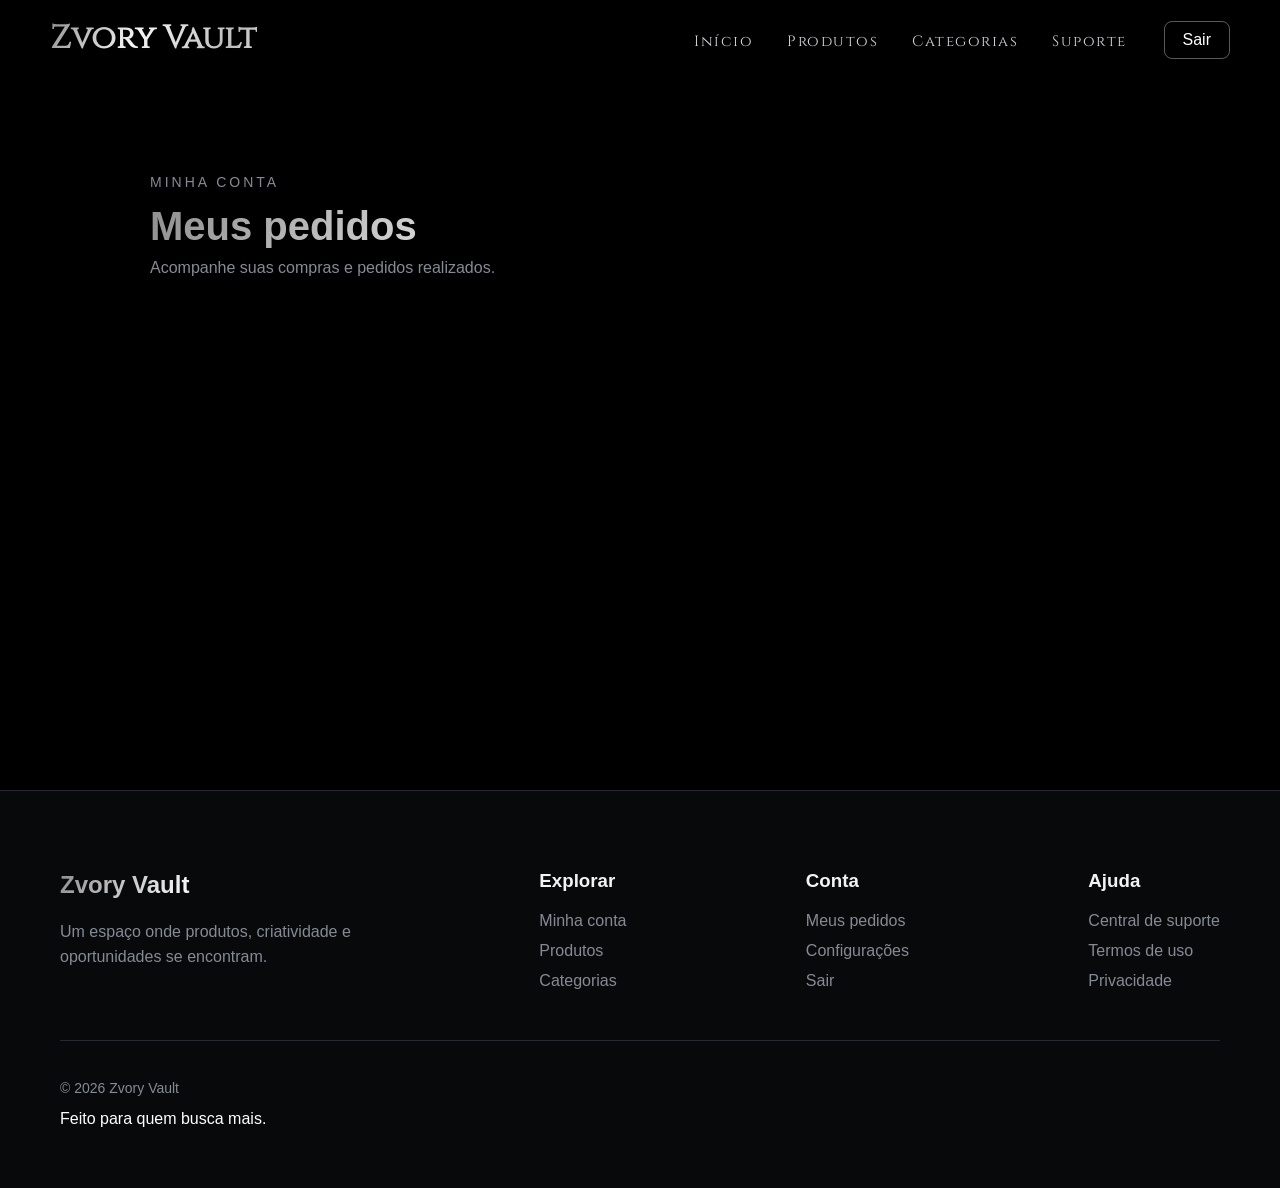
<file: pedidos.html>
<!DOCTYPE html>
<html lang="pt-BR">

<head>
    <meta charset="UTF-8">
    <meta name="viewport" content="width=device-width, initial-scale=1.0">

    <link rel="stylesheet" href="style.css">

    <title>Meus pedidos | Zvory Vault</title>
</head>

<body>

<header>

    <div class="logo">
        <h1 class="chrome-text">Zvory Vault</h1>
    </div>

    <button class="menu-toggle" id="menu-toggle" aria-label="Abrir menu">
        <span>—</span>
        <span>—</span>
        <span>—</span>
    </button>

    <nav id="main-nav">
        <a href="home.html">Início</a>
        <a href="produtos.html">Produtos</a>
        <a href="categorias.html">Categorias</a>
        <a href="suporte.html">Suporte</a>
    </nav>

    <a href="index.html" class="login" id="logout">
        Sair
    </a>

</header>


<main class="orders-page">

    <div class="section-title">

        <p>MINHA CONTA</p>

        <h2 class="chrome-text">
            Meus pedidos
        </h2>

        <span>
            Acompanhe suas compras e pedidos realizados.
        </span>

    </div>


    <section class="orders-container" id="orders-container">

    </section>


    <div class="orders-empty" id="orders-empty">

        <span class="orders-empty-icon">
            ◇
        </span>

        <h3>
            Nenhum pedido encontrado
        </h3>

        <p>
            Quando você realizar uma compra,
            seus pedidos aparecerão aqui.
        </p>

        <a href="produtos.html">
            Explorar produtos
        </a>

    </div>

</main>


<footer class="footer">

    <div class="footer-content">

        <div class="footer-brand">

            <h2 class="chrome-text">
                Zvory Vault
            </h2>

            <p>
                Um espaço onde produtos, criatividade
                e oportunidades se encontram.
            </p>

        </div>


        <div class="footer-column">

            <h3>
                Explorar
            </h3>

            <a href="home.html">
                Minha conta
            </a>

            <a href="produtos.html">
                Produtos
            </a>

            <a href="categorias.html">
                Categorias
            </a>

        </div>


        <div class="footer-column">

            <h3>
                Conta
            </h3>

            <a href="pedidos.html">
                Meus pedidos
            </a>

            <a href="#">
                Configurações
            </a>

            <a href="index.html" id="footer-logout">
                Sair
            </a>

        </div>


        <div class="footer-column">

            <h3>
                Ajuda
            </h3>

            <a href="suporte.html">
                Central de suporte
            </a>

            <a href="#">
                Termos de uso
            </a>

            <a href="#">
                Privacidade
            </a>

        </div>

    </div>


    <div class="footer-bottom">

        <p>
            © 2026 Zvory Vault
        </p>

        <span>
            Feito para quem busca mais.
        </span>

    </div>

</footer>


<script src="script.js"></script>
<script src="pedidos.js"></script>

</body>

</html>
</file>
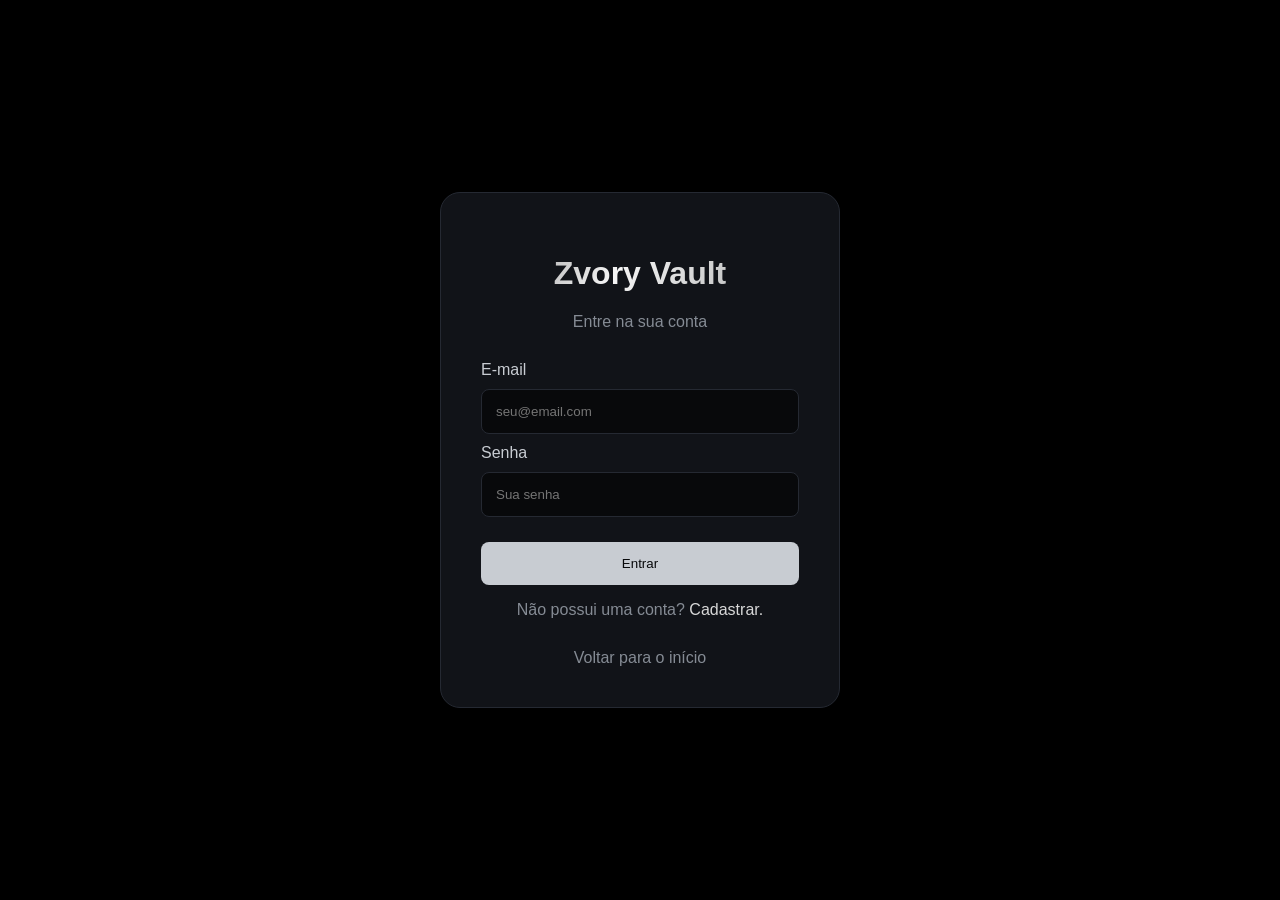
<file: perfil.html>
<!DOCTYPE html>
<html lang="pt-BR">

<head>
    <meta charset="UTF-8">
    <meta name="viewport" content="width=device-width, initial-scale=1.0">

    <link rel="stylesheet" href="style.css">
    <link rel="stylesheet" href="perfil.css">

    <title>Perfil | Zvory Vault</title>
</head>

<body>

<header>

    <div class="logo">
        <h1 class="chrome-text">Zvory Vault</h1>
    </div>

    <button class="menu-toggle" id="menu-toggle" aria-label="Abrir menu">
        <span>—</span>
        <span>—</span>
        <span>—</span>
    </button>

    <nav id="main-nav">

        <a href="home.html">Início</a>
        <a href="produtos.html">Produtos</a>
        <a href="categorias.html">Categorias</a>
        <a href="suporte.html">Suporte</a>
        <a href="carrinho.html">Carrinho</a>
        <a href="perfil.html">Perfil</a>

    </nav>

    <button class="login" id="logout" type="button">
        Sair
    </button>

</header>


<main class="profile-page">

    <!-- PERFIL -->

    <section class="profile-card">

        <!-- BANNER -->

        <div class="profile-banner">

            <div class="banner-overlay"></div>

        </div>


        <!-- CONTEÚDO -->

        <div class="profile-content">

            <!-- AVATAR -->

            <div class="profile-avatar-wrapper">

                <div
                    class="profile-avatar"
                    id="profile-avatar"
                >
                    <span id="avatar-letter">U</span>
                </div>

            </div>


            <!-- IDENTIDADE -->

            <div class="profile-identity">

                <div class="profile-name-row">

                    <h1 id="profile-display-name">
                        Usuário
                    </h1>

                    <span class="profile-status">
                        ●
                    </span>

                </div>

                <p
                    class="profile-username"
                    id="profile-username-display"
                >
                    @usuario
                </p>

                <p
                    class="profile-bio"
                    id="profile-bio-display"
                >
                    Este usuário ainda não adicionou uma bio.
                </p>

            </div>


            <!-- AÇÕES -->

            <div class="profile-actions">

                <button
                    type="button"
                    id="change-avatar"
                    class="profile-action"
                >
                    Alterar avatar
                </button>

                <button
                    type="button"
                    class="profile-action secondary"
                    id="edit-profile"
                >
                    Editar perfil
                </button>

            </div>

        </div>


        <!-- INFORMAÇÕES -->

        <div class="profile-details">

            <div class="profile-section">

                <p class="profile-section-label">
                    SOBRE
                </p>

                <p
                    id="profile-bio-details"
                    class="profile-description"
                >
                    Este usuário ainda não adicionou uma bio.
                </p>

            </div>


            <div class="profile-section">

                <p class="profile-section-label">
                    INFORMAÇÕES
                </p>

                <div class="profile-info-grid">

                    <div class="profile-info-item">

                        <span>
                            Usuário
                        </span>

                        <strong id="info-username">
                            —
                        </strong>

                    </div>


                    <div class="profile-info-item">

                        <span>
                            E-mail
                        </span>

                        <strong id="info-email">
                            —
                        </strong>

                    </div>


                    <div class="profile-info-item">

                        <span>
                            STATUS
                        </span>

                        <strong>
                            Conta ativa
                        </strong>

                    </div>

                </div>

            </div>


            <!-- ASSINATURA -->

            <div class="profile-section subscription-section">

                <div>

                    <p class="profile-section-label">
                        ZVORY
                    </p>

                    <h2>
                        Personalize ainda mais seu perfil.
                    </h2>

                    <p>
                        Assinantes poderão desbloquear
                        banners, GIFs e outras personalizações.
                    </p>

                </div>

                <span class="subscription-badge">
                    EM BREVE
                </span>

            </div>

        </div>

    </section>


    <!-- EDITOR -->

    <section
        class="profile-editor"
        id="profile-editor"
    >

        <div class="editor-header">

            <div>

                <p class="profile-section-label">
                    CONFIGURAÇÕES
                </p>

                <h2>
                    Editar perfil
                </h2>

            </div>

            <button
                type="button"
                id="close-editor"
            >
                ×
            </button>

        </div>


        <div class="editor-form">

            <div class="editor-field">

                <label for="profile-username">
                    NOME DE USUÁRIO
                </label>

                <input
                    type="text"
                    id="profile-username"
                    maxlength="30"
                    placeholder="Seu usuário"
                >

            </div>


            <div class="editor-field">

                <label for="profile-display">
                    NOME DE EXIBIÇÃO
                </label>

                <input
                    type="text"
                    id="profile-display"
                    maxlength="40"
                    placeholder="Como você quer aparecer?"
                >

            </div>


            <div class="editor-field">

                <label for="profile-bio">
                    BIO
                </label>

                <textarea
                    id="profile-bio"
                    maxlength="160"
                    placeholder="Fale um pouco sobre você..."
                ></textarea>

            </div>


            <div class="editor-field">

                <label>
                    E-MAIL
                </label>

                <input
                    type="email"
                    id="profile-email"
                    disabled
                >

            </div>


            <button
                type="button"
                class="save-profile"
                id="save-profile"
            >
                Salvar alterações
            </button>

            <p
                class="profile-message"
                id="profile-message"
            ></p>

        </div>

    </section>


    <a
        href="home.html"
        class="profile-back"
    >
        ← Voltar para minha conta
    </a>

</main>


<footer class="footer">

    <div class="footer-content">

        <div class="footer-brand">

            <h2>
                Zvory Vault
            </h2>

            <p>
                Um espaço onde produtos, criatividade
                e oportunidades se encontram.
            </p>

        </div>


        <div class="footer-column">

            <h3>
                Explorar
            </h3>

            <a href="home.html">Início</a>
            <a href="produtos.html">Produtos</a>
            <a href="categorias.html">Categorias</a>

        </div>


        <div class="footer-column">

            <h3>
                Conta
            </h3>

            <a href="perfil.html">Perfil</a>
            <a href="pedidos.html">Meus pedidos</a>

            <a
                href="#"
                id="footer-logout"
            >
                Sair
            </a>

        </div>


        <div class="footer-column">

            <h3>
                Ajuda
            </h3>

            <a href="suporte.html">
                Central de suporte
            </a>

            <a href="#">
                Termos de uso
            </a>

            <a href="#">
                Privacidade
            </a>

        </div>

    </div>


    <div class="footer-bottom">

        <p>
            © 2026 Zvory Vault
        </p>

        <span>
            Feito para quem busca mais.
        </span>

    </div>

</footer>


<input
    type="file"
    id="avatar-input"
    accept="image/*"
    hidden
>


<script src="script.js"></script>
<script src="perfil.js"></script>

</body>

</html>
</file>
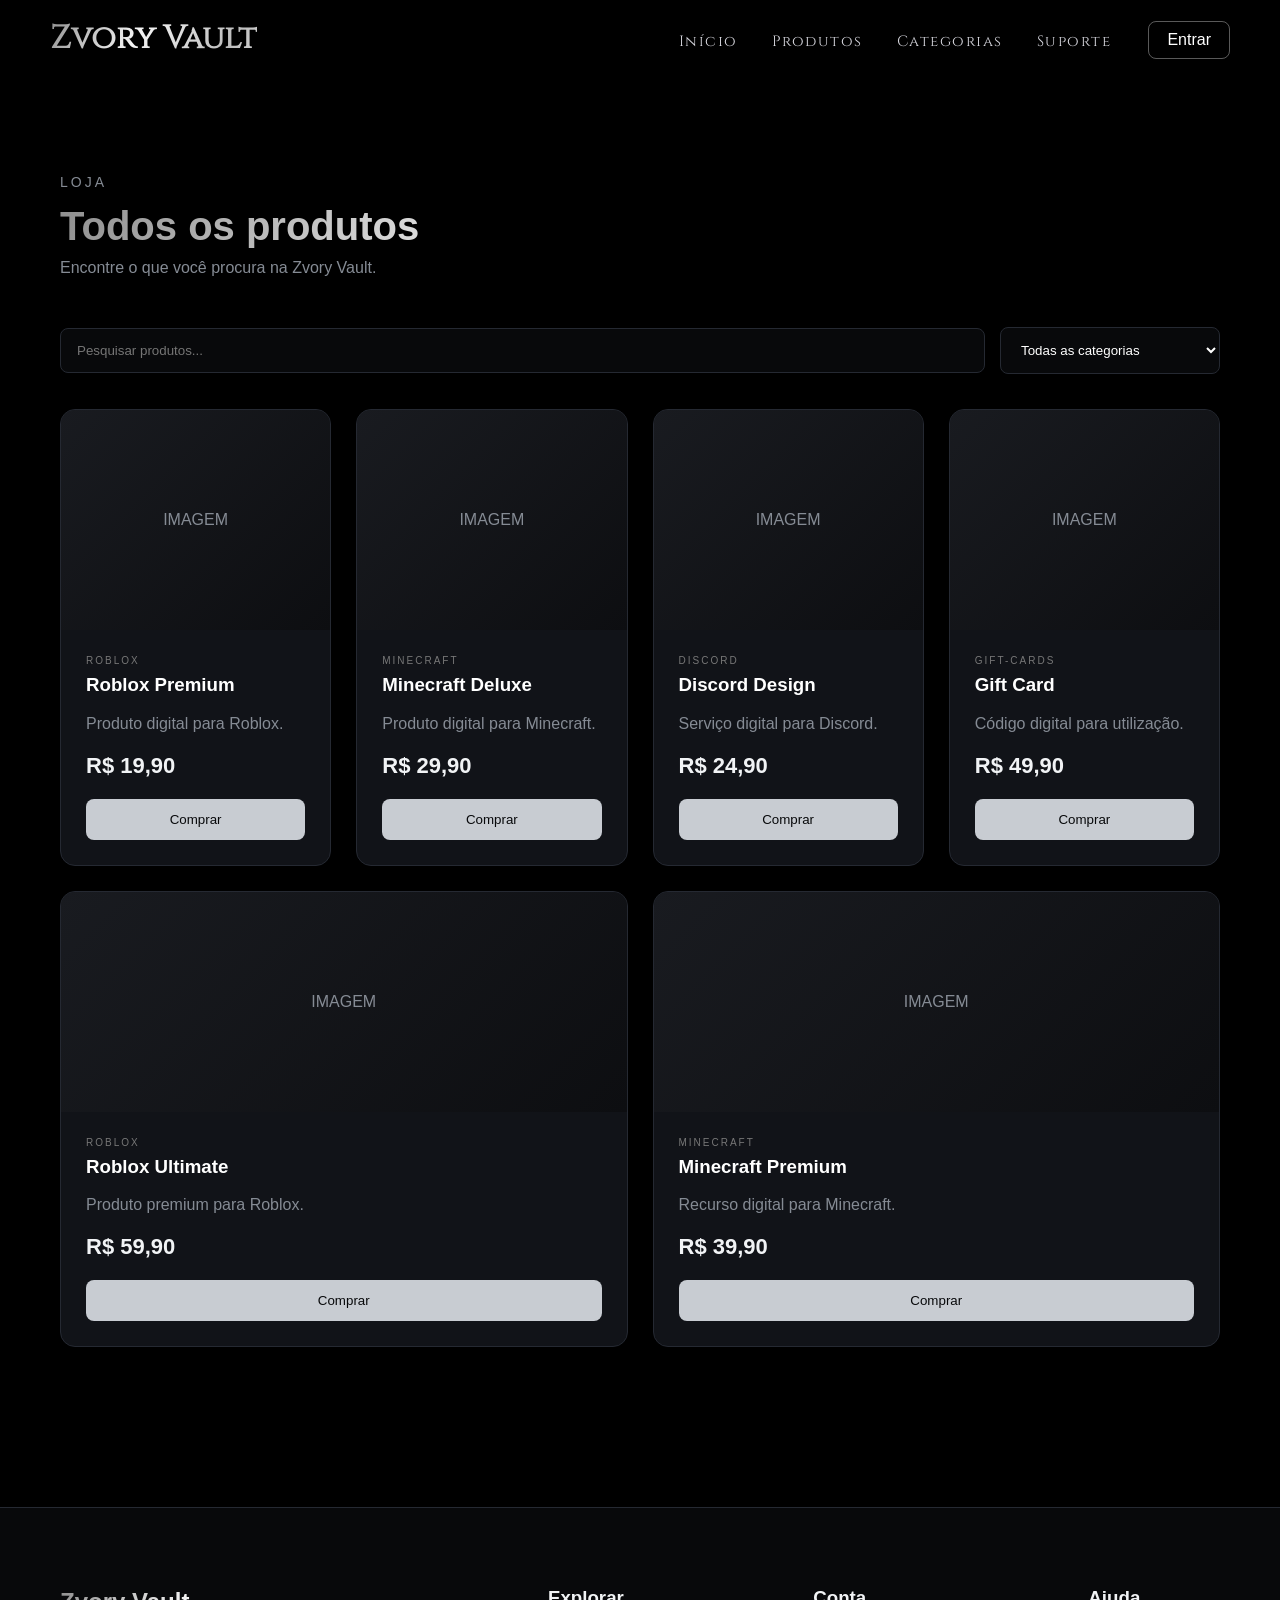
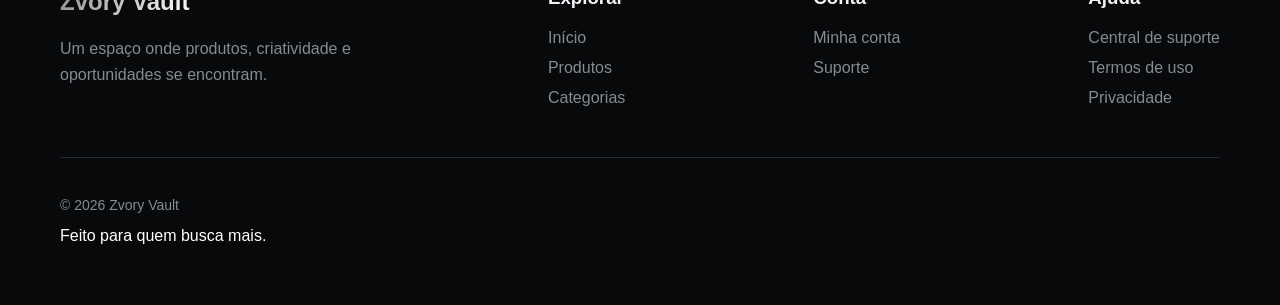
<file: produtos.html>
<!DOCTYPE html>
<html lang="pt-BR">

<head>
    <meta charset="UTF-8">
    <meta name="viewport" content="width=device-width, initial-scale=1.0">

    <link rel="stylesheet" href="style.css">

    <title>Produtos | Zvory Vault</title>
</head>

<body>

<header>

    <div class="logo">
        <h1 class="chrome-text">Zvory Vault</h1>
    </div>

    <button class="menu-toggle" id="menu-toggle" aria-label="Abrir menu">
        <span>—</span>
        <span>—</span>
        <span>—</span>
    </button>

    <nav id="main-nav">
        <a href="home.html">Início</a>
        <a href="produtos.html">Produtos</a>
        <a href="categorias.html">Categorias</a>
        <a href="suporte.html">Suporte</a>
    </nav>

    <a href="login.html" class="login">
        Entrar
    </a>

</header>


<main class="products-page">

    <div class="section-title">

        <p>LOJA</p>

        <h2 class="chrome-text">
            Todos os produtos
        </h2>

        <span>
            Encontre o que você procura na Zvory Vault.
        </span>

    </div>


    <div class="products-toolbar">

        <div class="products-search">

            <input
                type="search"
                id="product-search"
                placeholder="Pesquisar produtos..."
                aria-label="Pesquisar produtos"
            >

        </div>


        <select id="category-filter">

            <option value="todos">
                Todas as categorias
            </option>

            <option value="roblox">
                Roblox
            </option>

            <option value="minecraft">
                Minecraft
            </option>

            <option value="discord">
                Discord
            </option>

            <option value="gift-cards">
                Gift Cards
            </option>

        </select>

    </div>


    <div
        class="products-container"
        id="products-container"
    >
    </div>


    <div
        id="products-message"
        class="products-message"
    >
        Nenhum produto encontrado.
    </div>

</main>


<div id="message"></div>


<footer class="footer">

    <div class="footer-content">

        <div class="footer-brand">

            <h2 class="chrome-text">
                Zvory Vault
            </h2>

            <p>
                Um espaço onde produtos, criatividade
                e oportunidades se encontram.
            </p>

        </div>


        <div class="footer-column">

            <h3>
                Explorar
            </h3>

            <a href="index.html">
                Início
            </a>

            <a href="produtos.html">
                Produtos
            </a>

            <a href="categorias.html">
                Categorias
            </a>

        </div>


        <div class="footer-column">

            <h3>
                Conta
            </h3>

            <a href="login.html">
                Minha conta
            </a>

            <a href="suporte.html">
                Suporte
            </a>

        </div>


        <div class="footer-column">

            <h3>
                Ajuda
            </h3>

            <a href="suporte.html">
                Central de suporte
            </a>

            <a href="#">
                Termos de uso
            </a>

            <a href="#">
                Privacidade
            </a>

        </div>

    </div>


    <div class="footer-bottom">

        <p>
            © 2026 Zvory Vault
        </p>

        <span>
            Feito para quem busca mais.
        </span>

    </div>

</footer>


<script src="script.js"></script>
<script src="produtos.js"></script>

</body>

</html>
</file>
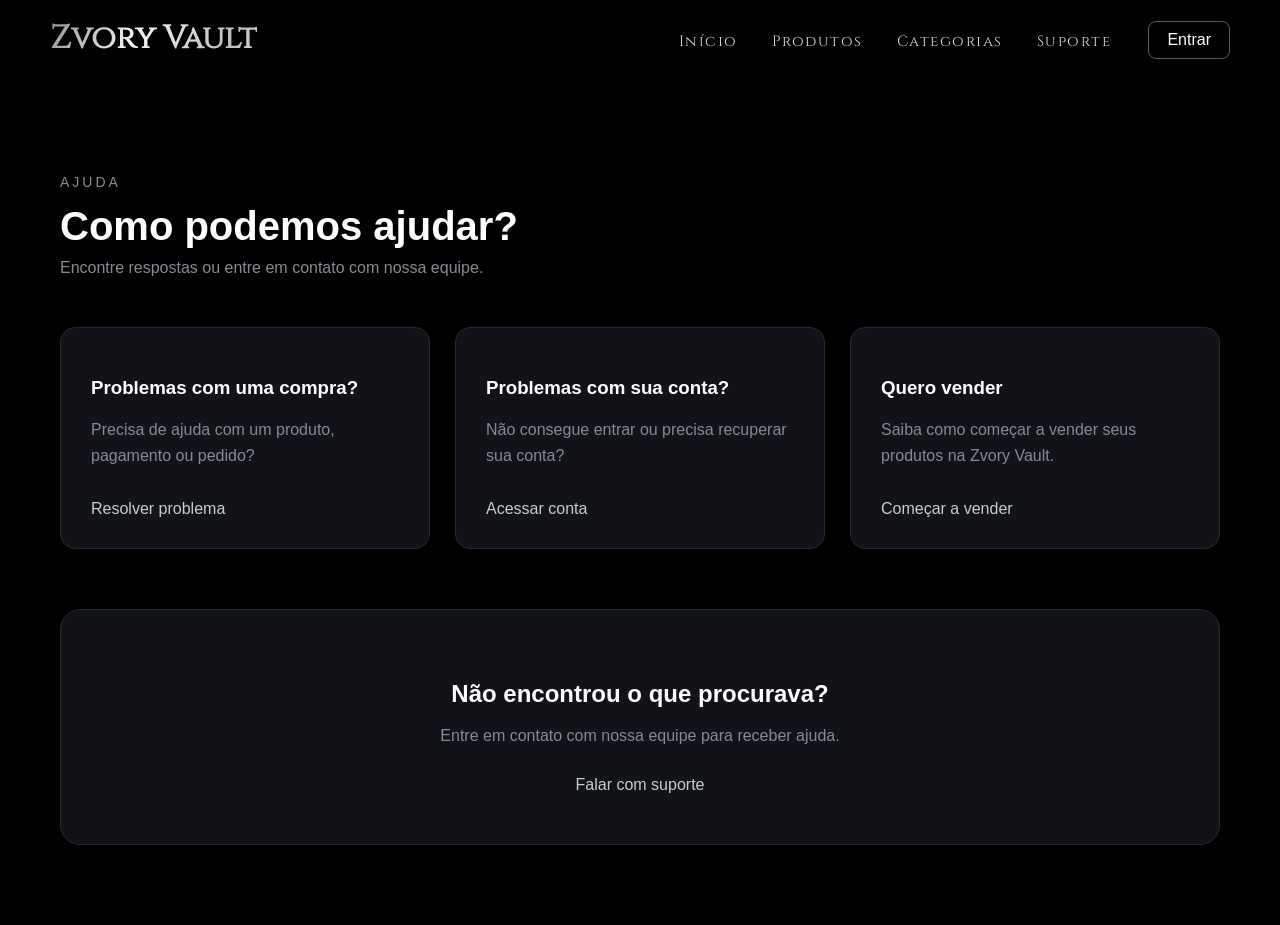
<file: suporte.html>
<!DOCTYPE html>
<html lang="pt-BR">

<head>
    <meta charset="UTF-8">
    <meta name="viewport" content="width=device-width, initial-scale=1.0">

    <link rel="stylesheet" href="style.css">

    <title>Suporte | Zvory Vault</title>
</head>

<body>

    <header>

        <div class="logo">
            <h1 class="chrome-text">Zvory Vault</h1>
        </div>

        <nav>
            <a href="index.html">Início</a>
            <a href="produtos.html">Produtos</a>
            <a href="categorias.html">Categorias</a>
            <a href="suporte.html">Suporte</a>
        </nav>

        <a href="login.html" class="login">Entrar</a>

    </header>


    <main class="support-page">

        <div class="section-title">

            <p>AJUDA</p>

            <h2>Como podemos ajudar?</h2>

            <span>
                Encontre respostas ou entre em contato
                com nossa equipe.
            </span>

        </div>


        <div class="support-container">


            <div class="support-card">

                <h3>Problemas com uma compra?</h3>

                <p>
                    Precisa de ajuda com um produto,
                    pagamento ou pedido?
                </p>

                <a href="#">
                    Resolver problema
                </a>

            </div>


            <div class="support-card">

                <h3>Problemas com sua conta?</h3>

                <p>
                    Não consegue entrar ou precisa
                    recuperar sua conta?
                </p>

                <a href="login.html">
                    Acessar conta
                </a>

            </div>


            <div class="support-card">

                <h3>Quero vender</h3>

                <p>
                    Saiba como começar a vender
                    seus produtos na Zvory Vault.
                </p>

                <a href="index.html">
                    Começar a vender
                </a>

            </div>


        </div>


        <div class="contact-support">

            <h2>Não encontrou o que procurava?</h2>

            <p>
                Entre em contato com nossa equipe
                para receber ajuda.
            </p>

            <a href="#">
                Falar com suporte
            </a>

        </div>

    </main>


</body>

</html>
</file>
<file: style.css>
/* =========================================================
   FONTES
========================================================= */

@font-face {
    font-family: "Bodoni";
    src: url("Bodoni.ttf");
}

@font-face {
    font-family: "Cinzel";
    src: url("Cinzel.otf");
}


/* =========================================================
   BASE
========================================================= */

* {
    box-sizing: border-box;
}

body {
    margin: 0;
    background-color: #000;
    color: #fff;
    font-family: Arial, sans-serif;
}

button,
input {
    font-family: inherit;
}


/* =========================================================
   LOGO
========================================================= */

.logo h1 {
    margin: 0 0 10px;
    font-family: "Cinzel", serif;
}


/* =========================================================
   TEXTO CROMADO
========================================================= */

.chrome-text,
.login-box h1 {
    background: linear-gradient(
        120deg,
        #8f8f8f,
        #f5f5f5,
        #bdbdbd,
        #ffffff,
        #707070,
        #e8e8e8,
        #ffffff,
        #999999
    );

    background-size: 300% 300%;

    -webkit-background-clip: text;
    -webkit-text-fill-color: transparent;

    background-clip: text;

    animation: chromeMove 5s linear infinite;
}

@keyframes chromeMove {
    0% {
        background-position: 0% 50%;
    }

    50% {
        background-position: 100% 50%;
    }

    100% {
        background-position: 0% 50%;
    }
}


/* =========================================================
   HEADER
========================================================= */

header {
    width: 100%;
    min-height: 80px;

    display: flex;
    align-items: center;

    padding: 0 50px;

    gap: 35px;
}

.logo {
    flex-shrink: 0;
}

header nav {
    display: flex;
    align-items: center;
    justify-content: center;

    gap: 30px;

    margin-left: auto;

    padding: 18px 0;

    background: transparent;
    border: none;
    backdrop-filter: none;
}

header nav a {
    position: relative;

    color: #d8d8df;
    text-decoration: none;

    font-family: "Cinzel", serif;
    font-size: 15px;
    letter-spacing: 1.5px;

    padding: 8px 2px;

    transition:
        color 0.3s ease,
        transform 0.3s ease,
        text-shadow 0.3s ease;
}

header nav a::after {
    content: "";

    position: absolute;

    left: 50%;
    bottom: -3px;

    width: 0;
    height: 1px;

    background: linear-gradient(
        90deg,
        transparent,
        #ffffff,
        #a8a8b0,
        transparent
    );

    transform: translateX(-50%);

    transition: width 0.3s ease;
}

header nav a:hover {
    color: #ffffff;

    transform: translateY(-2px);

    text-shadow:
        0 0 8px rgba(255, 255, 255, 0.45),
        0 0 18px rgba(180, 180, 190, 0.25);
}

header nav a:hover::after {
    width: 100%;
}


/* =========================================================
   BOTÕES DE LOGIN / SAIR
========================================================= */

.login,
.login-btn {
    text-decoration: none;
    cursor: pointer;

    transition: 0.3s ease;
}

.login {
    flex-shrink: 0;

    color: white;

    padding: 9px 18px;

    border: 1px solid rgba(255, 255, 255, 0.35);
    border-radius: 8px;
}

.login:hover {
    background: rgba(255, 255, 255, 0.08);
}

.login-btn {
    padding: 9px 24px;
    margin-bottom: 15px;

    color: #111;
    background: #d8d8df;

    border: 1px solid #fff;
    border-radius: 7px;

    font-family: Arial, sans-serif;
    font-size: 13px;
}

.login-btn:hover {
    background: #fff;

    box-shadow:
        0 0 15px rgba(255, 255, 255, 0.35);

    transform: translateY(-2px);
}


/* =========================================================
   MENU MOBILE
========================================================= */

.menu-toggle {
    display: none;

    width: 42px;
    height: 42px;

    padding: 5px;

    background: transparent;
    border: none;

    cursor: pointer;

    flex-direction: column;
    justify-content: center;
}

.menu-toggle span {
    display: block;

    color: #fff;

    font-size: 28px;
    line-height: 11px;

    transition: 0.3s ease;
}


/* =========================================================
   HERO
========================================================= */

.hero {
    min-height: 80vh;

    display: flex;
    align-items: center;
    justify-content: space-between;

    padding: 60px;
}

.hero-text {
    width: 50%;
}

.hero-text h2 {
    margin: 15px 0;

    font-family: "Bodoni", serif;
    font-size: 60px;
}

.hero-text > p {
    color: #858b94;

    font-size: 18px;
    line-height: 1.6;
}

.hero-buttons {
    display: flex;

    gap: 15px;

    margin-top: 30px;
}

.hero-buttons button {
    padding: 14px 25px;

    border: none;
    border-radius: 8px;

    background-color: #c8ccd2;
    color: #08090b;

    cursor: pointer;
}

.hero-visual {
    width: 40%;

    display: flex;
    justify-content: center;
}

.visual-card {
    width: 300px;
    height: 350px;

    display: flex;
    align-items: center;
    justify-content: center;

    border: 1px solid #353941;
    border-radius: 20px;

    background: linear-gradient(
        145deg,
        #181a1f,
        #0d0e11
    );

    box-shadow:
        0 0 50px rgba(200, 204, 210, 0.08);

    overflow: hidden;

    color: #c8ccd2;
    font-size: 30px;
    font-weight: bold;
}

.visual-card img {
    width: 100%;
    height: 100%;

    object-fit: contain;

    display: block;
}


/* =========================================================
   CATEGORIAS
========================================================= */

.categories,
.categories-page {
    padding: 80px 60px;
}

.section-title {
    margin-bottom: 40px;
}

.section-title p {
    color: #858b94;

    font-size: 14px;
    letter-spacing: 3px;
}

.section-title h2 {
    margin: 10px 0;

    font-size: 40px;
}

.categories-page .section-title {
    margin-bottom: 50px;
}

.categories-page .section-title span {
    color: #858b94;
}

.category-container {
    display: flex;

    gap: 20px;

    flex-wrap: wrap;
}

.category-card {
    flex: 1;

    min-width: 200px;

    padding: 30px;

    background-color: #111318;

    border: 1px solid #252932;
    border-radius: 15px;

    transition: 0.3s;
}

.category-card h3 {
    color: #f1f3f5;
}

.category-card p {
    color: #858b94;
}

.categories-page .category-card a {
    display: inline-block;

    margin-top: 20px;

    color: #c8ccd2;
    text-decoration: none;
}

.categories-page .category-card a:hover {
    color: #f1f3f5;
}


/* =========================================================
   PRODUTOS
========================================================= */

.products,
.products-page {
    padding: 80px 60px;
}

.products-page .section-title {
    margin-bottom: 50px;
}

.products-page .section-title span {
    color: #858b94;
}

.products-container {
    display: flex;

    gap: 25px;

    flex-wrap: wrap;
}

.product-card {
    flex: 1;

    min-width: 250px;

    background-color: #111318;

    border: 1px solid #252932;
    border-radius: 15px;

    overflow: hidden;

    transition: 0.3s;
}

.product-card:hover {
    transform: translateY(-8px);

    border-color: #c8ccd2;
}

.product-image {
    height: 220px;

    display: flex;
    align-items: center;
    justify-content: center;

    background: linear-gradient(
        135deg,
        #191b20,
        #0d0e11
    );

    color: #858b94;
}

.product-info {
    padding: 25px;
}

.product-info h3 {
    margin-top: 0;
}

.product-info p {
    color: #858b94;
}

.product-info strong {
    display: block;

    margin: 20px 0;

    font-size: 22px;

    color: #f1f3f5;
}

.product-info button {
    width: 100%;
}


/* =========================================================
   SELLER
========================================================= */

.seller {
    margin: 80px 60px;
    padding: 70px 50px;

    text-align: center;

    border: 1px solid #252932;
    border-radius: 20px;

    background: linear-gradient(
        135deg,
        #181a1f,
        #0d0e11
    );
}

.seller-content {
    max-width: 650px;

    margin: auto;
}

.seller-content p {
    color: #858b94;

    font-size: 14px;
    letter-spacing: 3px;
}

.seller-content h2 {
    margin: 15px 0;

    font-size: 42px;
}

.seller-content span {
    display: block;

    color: #858b94;

    line-height: 1.6;

    margin-bottom: 30px;
}


/* =========================================================
   MENSAGEM
========================================================= */

#message {
    position: fixed;

    bottom: 30px;
    right: 30px;

    padding: 15px 20px;

    background-color: #111318;
    color: #f1f3f5;

    border: 1px solid #c8ccd2;
    border-radius: 10px;

    opacity: 0;

    transform: translateY(20px);

    transition: 0.3s;

    pointer-events: none;
}


/* =========================================================
   LINKS DENTRO DE PARÁGRAFOS
========================================================= */

p a {
    color: #d8d8d8;

    text-decoration: none;

    transition: 0.3s;
}

p a:hover {
    color: #fff;
}


/* =========================================================
   LOGIN / CADASTRO
========================================================= */

.login-page {
    min-height: 100vh;

    display: flex;
    align-items: center;
    justify-content: center;

    padding: 20px;
}

.login-box {
    width: 100%;
    max-width: 400px;

    padding: 40px;

    background-color: #111318;

    border: 1px solid #252932;
    border-radius: 20px;
}

.login-box h1 {
    text-align: center;
}

.login-box > p {
    text-align: center;

    color: #858b94;

    margin-bottom: 30px;
}

.login-box form {
    display: flex;
    flex-direction: column;

    gap: 10px;
}

.login-box label {
    color: #c8ccd2;
}

.login-box input {
    padding: 14px;

    background-color: #08090b;
    color: white;

    border: 1px solid #252932;
    border-radius: 8px;

    outline: none;
}

.login-box input:focus {
    border-color: #c8ccd2;
}

.login-box button {
    margin-top: 15px;

    padding: 14px;

    border: none;
    border-radius: 8px;

    background-color: #c8ccd2;
    color: #08090b;

    cursor: pointer;
}

.login-box button:hover {
    background-color: #f1f3f5;
}

.login-box > a {
    display: block;

    margin-top: 25px;

    text-align: center;

    color: #858b94;

    text-decoration: none;
}

.login-box > a:hover {
    color: #f1f3f5;
}


/* =========================================================
   PARCEIRO
========================================================= */

.partner-card {
    max-width: 850px;

    margin: 60px auto;

    padding: 35px;

    display: flex;
    align-items: center;

    gap: 35px;

    background: linear-gradient(
        135deg,
        #151515,
        #0d0d0d
    );

    border: 1px solid #8c8c8c;
    border-radius: 18px;

    box-shadow:
        0 0 25px rgba(255, 255, 255, 0.06);

    transition: 0.4s ease;
}

.partner-card:hover {
    transform: translateY(-6px);

    border-color: #d0d0d0;

    box-shadow:
        0 10px 40px rgba(255, 255, 255, 0.12);
}

.partner-logo {
    min-width: 130px;

    width: 130px;
    height: 130px;

    display: flex;
    align-items: center;
    justify-content: center;

    border: 1px solid #777;
    border-radius: 50%;

    background: #111;

    overflow: hidden;

    box-shadow:
        0 0 20px rgba(255, 255, 255, 0.08);
}

.partner-logo img {
    width: 100%;
    height: 100%;

    object-fit: cover;

    border-radius: 50%;

    display: block;
}

.partner-info {
    flex: 1;
}

.partner-label {
    font-family: "Cinzel", serif;

    font-size: 11px;
    letter-spacing: 3px;

    color: #999;
}

.partner-info h2 {
    margin: 8px 0;

    font-family: "Cinzel", serif;

    color: #eee;

    font-size: 28px;
}

.partner-info p {
    max-width: 550px;

    color: #aaa;

    line-height: 1.6;
}

.partner-button {
    display: inline-block;

    margin-top: 12px;

    padding: 11px 22px;

    border: 1px solid #aaa;
    border-radius: 5px;

    color: #eee;

    text-decoration: none;

    font-size: 12px;
    letter-spacing: 2px;

    transition: 0.3s ease;
}

.partner-button:hover {
    background: #eee;
    color: #111;
}


/* =========================================================
   SUPORTE
========================================================= */

.support-page {
    padding: 80px 60px;
}

.support-page .section-title {
    margin-bottom: 50px;
}

.support-page .section-title span {
    color: #858b94;
}

.support-container {
    display: flex;

    gap: 25px;

    flex-wrap: wrap;
}

.support-card {
    flex: 1;

    min-width: 250px;

    padding: 30px;

    background-color: #111318;

    border: 1px solid #252932;
    border-radius: 15px;

    transition: 0.3s;
}

.support-card:hover {
    transform: translateY(-8px);

    border-color: #c8ccd2;

    box-shadow:
        0 10px 30px rgba(200, 204, 210, 0.08);
}

.support-card p {
    color: #858b94;

    line-height: 1.6;
}

.support-card a,
.contact-support a {
    display: inline-block;

    margin-top: 15px;

    color: #c8ccd2;

    text-decoration: none;
}

.support-card a:hover,
.contact-support a:hover {
    color: #f1f3f5;
}

.contact-support {
    margin-top: 60px;

    padding: 50px;

    text-align: center;

    background-color: #111318;

    border: 1px solid #252932;
    border-radius: 20px;
}

.contact-support p {
    color: #858b94;
}


/* =========================================================
   FOOTER
========================================================= */

.footer {
    margin-top: 80px;

    padding: 60px;

    background-color: #08090b;

    border-top: 1px solid #252932;
}

.footer-content {
    max-width: 1200px;

    margin: auto;

    display: flex;
    justify-content: space-between;

    gap: 50px;
}

.footer-brand {
    max-width: 300px;
}

.footer-brand h2 {
    color: #f1f3f5;
}

.footer-brand p {
    color: #858b94;

    line-height: 1.6;
}

.footer-column {
    display: flex;
    flex-direction: column;

    gap: 12px;
}

.footer-column h3 {
    margin-bottom: 8px;

    color: #f1f3f5;
}

.footer-column a {
    color: #858b94;

    text-decoration: none;

    transition: 0.2s;
}

.footer-column a:hover {
    color: #f1f3f5;
}

.footer-bottom {
    max-width: 1200px;

    margin: 50px auto 0;

    padding-top: 25px;

    border-top: 1px solid #252932;
}

.footer-bottom p {
    color: #858b94;

    font-size: 14px;
}


/* =========================================================
   HOME DA CONTA
========================================================= */

.account-home {
    max-width: 1100px;

    margin: 0 auto;

    padding: 80px 25px;
}


/* BOAS-VINDAS */

.welcome {
    margin-bottom: 45px;
}

.welcome .subtitle {
    margin-bottom: 12px;

    font-size: 13px;
    letter-spacing: 4px;
}

.welcome h2 {
    margin-bottom: 15px;

    font-size: 42px;
}

.welcome > p:last-child {
    color: #999;

    font-size: 16px;
}


/* PAINEL */

.account-panel {
    display: flex;

    justify-content: space-between;
    align-items: center;

    gap: 30px;

    padding: 30px;

    margin-bottom: 80px;

    background: linear-gradient(
        145deg,
        #151515,
        #0d0d0d
    );

    border: 1px solid #2d2d2d;
    border-radius: 18px;

    box-shadow:
        0 20px 50px rgba(0, 0, 0, 0.35);
}


/* INFORMAÇÕES */

.account-info {
    display: flex;
    align-items: center;

    gap: 18px;
}

.account-avatar {
    width: 65px;
    height: 65px;

    display: flex;
    align-items: center;
    justify-content: center;

    border-radius: 50%;

    background: linear-gradient(
        145deg,
        #eeeeee,
        #777777
    );

    color: #111;

    font-size: 24px;
    font-weight: bold;

    box-shadow:
        0 0 25px rgba(255, 255, 255, 0.08);
}

.account-label {
    margin-bottom: 5px;

    font-size: 11px;
    letter-spacing: 3px;

    color: #777;
}

.account-info h3 {
    margin-bottom: 5px;

    font-size: 20px;
}

.account-info p:last-child {
    color: #888;
}


/* STATUS */

.account-status {
    display: flex;
    align-items: center;

    gap: 12px;

    padding: 15px 20px;

    background: #111;

    border: 1px solid #292929;
    border-radius: 12px;
}

.status-dot {
    width: 9px;
    height: 9px;

    border-radius: 50%;

    background: #d8d8d8;

    box-shadow:
        0 0 10px rgba(255, 255, 255, 0.5);
}

.account-status strong {
    font-size: 14px;
}

.account-status p {
    margin-top: 4px;

    color: #777;

    font-size: 12px;
}


/* OPÇÕES */

.account-options {
    margin-bottom: 70px;
}

.account-options .section-title {
    margin-bottom: 30px;
}

.account-options .section-title p {
    color: #777;

    font-size: 12px;
    letter-spacing: 4px;
}

.account-options .section-title h2 {
    margin-top: 8px;

    font-size: 30px;
}


/* CARDS */

.account-grid {
    display: grid;

    grid-template-columns: repeat(3, 1fr);

    gap: 20px;
}

.account-card {
    display: block;

    padding: 30px;

    background: #111;

    border: 1px solid #292929;
    border-radius: 16px;

    color: white;
    text-decoration: none;

    transition:
        transform 0.3s ease,
        border-color 0.3s ease,
        background 0.3s ease,
        box-shadow 0.3s ease;
}

.account-card:hover {
    transform: translateY(-6px);

    border-color: #777;

    background: #161616;

    box-shadow:
        0 15px 35px rgba(0, 0, 0, 0.4);
}

.card-icon {
    display: block;

    margin-bottom: 20px;

    color: #dcdcdc;

    font-size: 28px;
}

.account-card h3 {
    margin-bottom: 10px;

    font-size: 19px;
}

.account-card p {
    color: #777;

    font-size: 14px;
    line-height: 1.6;
}


/* DESTAQUE */

.featured-account {
    display: flex;

    justify-content: space-between;
    align-items: center;

    gap: 30px;

    padding: 45px;

    margin-bottom: 40px;

    background: linear-gradient(
        120deg,
        #151515,
        #0b0b0b
    );

    border: 1px solid #303030;
    border-radius: 20px;
}

.featured-account p {
    margin-bottom: 10px;

    color: #777;

    font-size: 11px;
    letter-spacing: 4px;
}

.featured-account h2 {
    margin-bottom: 10px;

    font-size: 30px;
}

.featured-account span {
    color: #888;

    font-size: 14px;
}

.featured-account a {
    flex-shrink: 0;

    padding: 13px 22px;

    border: 1px solid #777;
    border-radius: 8px;

    color: white;

    text-decoration: none;

    transition: 0.3s;
}

.featured-account a:hover {
    background: #eee;
    color: #111;
}


/* =========================================================
   RESPONSIVIDADE
========================================================= */


/* TABLET / CELULAR */

@media (max-width: 768px) {

    /* HEADER */

    header {
        min-height: 70px;

        padding: 0 20px;

        position: relative;

        flex-wrap: wrap;

        gap: 0;
    }

    .logo {
        margin-right: auto;
    }

    .menu-toggle {
        display: flex;
    }

    header nav {
        display: none;

        width: 100%;

        flex-direction: column;
        align-items: center;

        gap: 18px;

        padding: 20px 0;

        margin: 0;
    }

    header nav.active {
        display: flex;
    }

    header nav a {
        width: 100%;

        text-align: center;

        font-size: 16px;
    }

    header nav a:hover {
        transform: none;
    }

    .login {
        display: none;

        width: 100%;

        box-sizing: border-box;

        margin-bottom: 15px;

        text-align: center;
    }

    header nav.active + .login {
        display: block;
    }


    /* HERO */

    .hero {
        flex-direction: column;

        text-align: center;

        padding: 50px 20px;
    }

    .hero-text {
        width: 100%;
    }

    .hero-text h2 {
        font-size: 40px;
    }

    .hero-visual {
        width: 100%;

        margin-top: 50px;
    }

    .hero-buttons {
        justify-content: center;

        flex-wrap: wrap;
    }


    /* PRODUTOS */

    .products,
    .products-page {
        padding: 60px 20px;
    }

    .products-container {
        flex-direction: column;
    }

    .product-card {
        min-width: 0;
    }


    /* CATEGORIAS */

    .categories,
    .categories-page {
        padding: 60px 20px;
    }


    /* SELLER */

    .seller {
        margin: 60px 20px;

        padding: 50px 25px;
    }

    .seller-content h2 {
        font-size: 32px;
    }


    /* SUPORTE */

    .support-page {
        padding: 60px 20px;
    }

    .support-container {
        flex-direction: column;
    }

    .support-card {
        min-width: 0;
    }

    .contact-support {
        padding: 40px 20px;
    }


    /* FOOTER */

    .footer {
        padding: 50px 20px;
    }

    .footer-content {
        flex-direction: column;

        gap: 35px;
    }

    .footer-brand {
        max-width: none;
    }

    .footer-bottom {
        margin-top: 40px;
    }


    /* HOME DA CONTA */

    .account-home {
        padding: 55px 18px;
    }

    .welcome h2 {
        font-size: 32px;
    }

    .account-panel {
        flex-direction: column;

        align-items: flex-start;
    }

    .account-status {
        width: 100%;

        box-sizing: border-box;
    }

    .account-grid {
        grid-template-columns: 1fr;
    }

    .featured-account {
        flex-direction: column;

        align-items: flex-start;

        padding: 30px;
    }

    .featured-account a {
        width: 100%;

        box-sizing: border-box;

        text-align: center;
    }


    /* PARTNER */

    .partner-card {
        width: calc(100% - 30px);

        margin: 40px auto;

        padding: 28px 20px;

        flex-direction: column;

        text-align: center;

        gap: 20px;
    }

    .partner-logo {
        min-width: 100px;

        width: 100px;
        height: 100px;

        font-size: 35px;
    }

    .partner-info {
        width: 100%;
    }

    .partner-label {
        font-size: 9px;

        letter-spacing: 2px;
    }

    .partner-info h2 {
        margin: 8px 0;

        font-size: 23px;
    }

    .partner-info p {
        margin: 10px auto;

        font-size: 14px;
        line-height: 1.5;
    }

    .partner-button {
        width: 100%;

        box-sizing: border-box;

        padding: 12px 0;

        margin-top: 10px;
    }
}


/* CELULAR PEQUENO */

@media (max-width: 600px) {

    header nav {
        gap: 15px;

        padding: 20px 0;
    }

    header nav a {
        font-size: 14px;

        letter-spacing: 1px;
    }

    .login-box {
        padding: 30px 22px;
    }

    .visual-card {
        width: 280px;
        height: 330px;
    }
}
/* =========================================================
   FERRAMENTAS DA LOJA
========================================================= */

.products-toolbar {
    display: flex;

    align-items: center;

    gap: 15px;

    margin-bottom: 35px;
}

.products-search {
    flex: 1;
}

.products-search input,
.products-toolbar select {
    width: 100%;

    padding: 14px 16px;

    background-color: #08090b;

    color: #fff;

    border: 1px solid #252932;

    border-radius: 8px;

    outline: none;
}

.products-search input:focus,
.products-toolbar select:focus {
    border-color: #c8ccd2;
}

.products-toolbar select {
    width: 220px;

    cursor: pointer;
}

.product-info small {
    display: block;

    margin-bottom: 8px;

    color: #777;

    font-size: 10px;

    letter-spacing: 2px;

    text-transform: uppercase;
}

.buy-button {
    width: 100%;

    padding: 13px;

    border: none;

    border-radius: 8px;

    background-color: #c8ccd2;

    color: #08090b;

    cursor: pointer;

    transition: 0.3s ease;
}

.buy-button:hover {
    background-color: #f1f3f5;

    transform: translateY(-2px);
}

.products-message {
    display: none;

    padding: 40px;

    text-align: center;

    color: #858b94;

    border: 1px solid #252932;

    border-radius: 15px;

    background-color: #111318;
}


/* PRODUTOS NO CELULAR */

@media (max-width: 768px) {

    .products-toolbar {
        flex-direction: column;

        align-items: stretch;
    }

    .products-toolbar select {
        width: 100%;
    }

}
/* =========================================================
   PEDIDOS
========================================================= */

.orders-page {
    max-width: 1100px;

    margin: 0 auto;

    padding: 80px 25px;

    min-height: 70vh;
}

.orders-page .section-title {
    margin-bottom: 45px;
}

.orders-page .section-title span {
    color: #858b94;
}


.orders-container {
    display: flex;

    flex-direction: column;

    gap: 18px;
}


.order-card {
    padding: 28px;

    background: linear-gradient(
        145deg,
        #151515,
        #0d0d0d
    );

    border: 1px solid #292929;

    border-radius: 16px;

    transition: 0.3s ease;
}

.order-card:hover {
    transform: translateY(-4px);

    border-color: #777;

    box-shadow:
        0 15px 35px rgba(0, 0, 0, 0.35);
}


.order-header {
    display: flex;

    align-items: center;

    justify-content: space-between;

    gap: 20px;

    padding-bottom: 20px;

    border-bottom: 1px solid #252525;
}


.order-label {
    display: block;

    margin-bottom: 5px;

    color: #777;

    font-size: 10px;

    letter-spacing: 3px;
}

.order-header h3 {
    margin: 0;

    font-size: 20px;
}


.order-status {
    padding: 7px 12px;

    border: 1px solid #555;

    border-radius: 20px;

    color: #d8d8d8;

    font-size: 11px;

    text-transform: uppercase;

    letter-spacing: 1px;
}


.order-info {
    display: grid;

    grid-template-columns:
        repeat(3, 1fr);

    gap: 20px;

    padding-top: 20px;
}


.order-info span {
    display: block;

    margin-bottom: 7px;

    color: #666;

    font-size: 10px;

    letter-spacing: 2px;
}

.order-info strong {
    color: #ddd;

    font-size: 14px;
}


.orders-empty {
    display: none;

    padding: 60px 30px;

    text-align: center;

    background: #111318;

    border: 1px solid #252932;

    border-radius: 18px;
}


.orders-empty-icon {
    display: block;

    margin-bottom: 15px;

    color: #c8ccd2;

    font-size: 38px;
}

.orders-empty h3 {
    margin-bottom: 10px;

    font-size: 22px;
}

.orders-empty p {
    max-width: 450px;

    margin: 0 auto 25px;

    color: #858b94;

    line-height: 1.6;
}


.orders-empty a {
    display: inline-block;

    padding: 12px 22px;

    border: 1px solid #777;

    border-radius: 8px;

    color: white;

    text-decoration: none;

    transition: 0.3s ease;
}

.orders-empty a:hover {
    background: #eee;

    color: #111;
}


@media (max-width: 768px) {

    .orders-page {
        padding: 55px 18px;
    }

    .order-info {
        grid-template-columns: 1fr;
    }

    .order-header {
        align-items: flex-start;

        flex-direction: column;
    }

    .order-status {
        align-self: flex-start;
    }

}
/* =========================================================
   CARRINHO
========================================================= */

.cart-page {
    max-width: 1100px;

    margin: 0 auto;

    padding: 80px 25px;

    min-height: 70vh;
}

.cart-layout {
    display: grid;

    grid-template-columns: 1fr 330px;

    gap: 25px;

    align-items: start;
}

.cart-items {
    display: flex;

    flex-direction: column;

    gap: 15px;
}

.cart-item {
    display: flex;

    justify-content: space-between;

    align-items: center;

    gap: 25px;

    padding: 25px;

    background: #111318;

    border: 1px solid #252932;

    border-radius: 15px;

    transition: 0.3s ease;
}

.cart-item:hover {
    border-color: #777;

    transform: translateY(-3px);
}

.cart-item-category {
    color: #777;

    font-size: 10px;

    letter-spacing: 2px;

    text-transform: uppercase;
}

.cart-item-info h3 {
    margin: 8px 0;
}

.cart-item-info p {
    margin: 0;

    color: #858b94;

    line-height: 1.5;
}

.cart-item-right {
    display: flex;

    flex-direction: column;

    align-items: flex-end;

    gap: 12px;

    flex-shrink: 0;
}

.cart-item-right strong {
    color: #f1f3f5;

    font-size: 18px;
}

.remove-cart-item {
    padding: 7px 12px;

    background: transparent;

    color: #888;

    border: 1px solid #333;

    border-radius: 6px;

    cursor: pointer;

    transition: 0.3s;
}

.remove-cart-item:hover {
    color: white;

    border-color: #888;
}

.cart-summary {
    padding: 28px;

    background: linear-gradient(
        145deg,
        #151515,
        #0d0d0d
    );

    border: 1px solid #292929;

    border-radius: 16px;
}

.cart-summary-label {
    margin: 0 0 8px;

    color: #777;

    font-size: 10px;

    letter-spacing: 3px;
}

.cart-summary h3 {
    margin: 0 0 25px;

    font-size: 22px;
}

.cart-total {
    display: flex;

    justify-content: space-between;

    align-items: center;

    padding: 20px 0;

    margin-bottom: 20px;

    border-top: 1px solid #292929;

    border-bottom: 1px solid #292929;
}

.cart-total span {
    color: #858b94;
}

.cart-total strong {
    font-size: 20px;
}

.checkout-button {
    width: 100%;

    padding: 14px;

    border: none;

    border-radius: 8px;

    background: #c8ccd2;

    color: #08090b;

    cursor: pointer;

    transition: 0.3s;
}

.checkout-button:hover:not(:disabled) {
    background: #fff;

    transform: translateY(-2px);
}

.checkout-button:disabled {
    opacity: 0.35;

    cursor: not-allowed;
}

.continue-shopping {
    display: block;

    margin-top: 15px;

    text-align: center;

    color: #858b94;

    text-decoration: none;

    font-size: 13px;
}

.continue-shopping:hover {
    color: white;
}

.cart-empty {
    display: none;

    padding: 60px 30px;

    margin-top: 20px;

    text-align: center;

    background: #111318;

    border: 1px solid #252932;

    border-radius: 18px;
}

.cart-empty > span {
    display: block;

    margin-bottom: 15px;

    color: #c8ccd2;

    font-size: 38px;
}

.cart-empty p {
    color: #858b94;

    line-height: 1.6;
}

.cart-empty a {
    display: inline-block;

    margin-top: 15px;

    padding: 12px 22px;

    border: 1px solid #777;

    border-radius: 8px;

    color: white;

    text-decoration: none;
}

.cart-empty a:hover {
    background: #eee;

    color: #111;
}

@media (max-width: 768px) {

    .cart-page {
        padding: 55px 18px;
    }

    .cart-layout {
        grid-template-columns: 1fr;
    }

    .cart-item {
        align-items: flex-start;

        flex-direction: column;
    }

    .cart-item-right {
        width: 100%;

        align-items: flex-start;
    }

}
/* =========================================================
   PEDIDOS
========================================================= */

.orders-page {
    padding: 80px 60px;
}

.orders-container {
    display: flex;
    flex-direction: column;
    gap: 20px;
}

.order-card {
    padding: 30px;

    background: linear-gradient(
        145deg,
        #151515,
        #0d0d0d
    );

    border: 1px solid #292929;
    border-radius: 18px;

    transition:
        transform 0.3s ease,
        border-color 0.3s ease,
        box-shadow 0.3s ease;
}

.order-card:hover {
    transform: translateY(-4px);

    border-color: #777;

    box-shadow:
        0 15px 35px rgba(0, 0, 0, 0.35);
}

.order-header {
    display: flex;

    justify-content: space-between;
    align-items: center;

    gap: 20px;

    padding-bottom: 20px;

    border-bottom: 1px solid #292929;
}

.order-label,
.order-date-label,
.order-total span {
    display: block;

    color: #777;

    font-size: 10px;
    letter-spacing: 3px;
}

.order-header h3 {
    margin: 6px 0 0;

    color: #f1f3f5;

    font-size: 18px;
}

.order-status {
    padding: 8px 14px;

    color: #d8d8d8;

    background: #111;

    border: 1px solid #444;
    border-radius: 20px;

    font-size: 11px;
}

.order-products {
    display: flex;
    flex-direction: column;

    gap: 15px;

    padding: 25px 0;
}

.order-product {
    display: flex;

    justify-content: space-between;
    align-items: center;

    gap: 20px;

    padding: 18px;

    background: #111;

    border: 1px solid #242424;
    border-radius: 12px;
}

.order-category {
    display: block;

    margin-bottom: 6px;

    color: #777;

    font-size: 10px;
    letter-spacing: 2px;
    text-transform: uppercase;
}

.order-product h4 {
    margin: 0 0 6px;

    color: #eee;

    font-size: 16px;
}

.order-product p {
    margin: 0;

    color: #777;

    font-size: 13px;
}

.order-product strong {
    flex-shrink: 0;

    color: #f1f3f5;

    font-size: 16px;
}

.order-footer {
    display: flex;

    justify-content: space-between;
    align-items: flex-end;

    gap: 20px;

    padding-top: 20px;

    border-top: 1px solid #292929;
}

.order-footer p {
    margin: 7px 0 0;

    color: #aaa;

    font-size: 13px;
}

.order-total {
    text-align: right;
}

.order-total strong {
    display: block;

    margin-top: 7px;

    color: #f1f3f5;

    font-size: 20px;
}


/* =========================================================
   PEDIDOS VAZIOS
========================================================= */

.orders-empty {
    margin-top: 30px;

    padding: 60px 30px;

    text-align: center;

    background: #111;

    border: 1px solid #252932;
    border-radius: 18px;
}

.orders-empty-icon {
    display: block;

    margin-bottom: 20px;

    color: #aaa;

    font-size: 35px;
}

.orders-empty h3 {
    margin-bottom: 10px;

    color: #eee;
}

.orders-empty p {
    max-width: 450px;

    margin: 0 auto 25px;

    color: #777;

    line-height: 1.6;
}

.orders-empty a {
    display: inline-block;

    padding: 11px 22px;

    color: #111;

    background: #d8d8df;

    border-radius: 7px;

    text-decoration: none;

    transition: 0.3s ease;
}

.orders-empty a:hover {
    background: #fff;

    transform: translateY(-2px);
}


/* =========================================================
   PEDIDOS - MOBILE
========================================================= */

@media (max-width: 768px) {

    .orders-page {
        padding: 60px 20px;
    }

    .order-card {
        padding: 22px;
    }

    .order-header {
        align-items: flex-start;

        flex-direction: column;
    }

    .order-status {
        align-self: flex-start;
    }

    .order-product {
        align-items: flex-start;

        flex-direction: column;
    }

    .order-product strong {
        align-self: flex-end;
    }

    .order-footer {
        align-items: flex-start;

        flex-direction: column;
    }

    .order-total {
        text-align: left;
    }

}

/* =========================================================
   MENU DE CONFIGURAÇÕES
========================================================= */

.account-menu {
    position: relative;
    display: flex;
    align-items: center;
}


.settings-button {
    width: 42px;
    height: 42px;

    display: flex;
    align-items: center;
    justify-content: center;

    border: 1px solid rgba(255, 255, 255, 0.12);
    border-radius: 50%;

    background: rgba(255, 255, 255, 0.04);
    color: inherit;

    font-size: 20px;

    cursor: pointer;

    transition:
        background 0.2s ease,
        border-color 0.2s ease,
        transform 0.25s ease;
}


.settings-button:hover {
    background: rgba(255, 255, 255, 0.10);

    border-color:
        rgba(255, 255, 255, 0.30);

    transform: rotate(25deg);
}


/* =========================================================
   DROPDOWN
========================================================= */

.settings-dropdown {
    position: absolute;

    top: calc(100% + 12px);
    right: 0;

    width: 210px;

    padding: 8px;

    border: 1px solid rgba(255, 255, 255, 0.10);
    border-radius: 14px;

    background:
        rgba(20, 20, 20, 0.96);

    box-shadow:
        0 20px 50px rgba(0, 0, 0, 0.45);

    backdrop-filter: blur(18px);

    opacity: 0;
    visibility: hidden;

    transform:
        translateY(-8px)
        scale(0.97);

    transform-origin: top right;

    transition:
        opacity 0.18s ease,
        visibility 0.18s ease,
        transform 0.18s ease;

    z-index: 1000;
}


.settings-dropdown.active {
    opacity: 1;
    visibility: visible;

    transform:
        translateY(0)
        scale(1);
}


/* =========================================================
   ITENS
========================================================= */

.settings-dropdown a,
.settings-dropdown button {

    width: 100%;
    box-sizing: border-box;

    display: flex;
    align-items: center;

    gap: 12px;

    padding: 12px 13px;

    border: none;
    border-radius: 9px;

    background: transparent;
    color: inherit;

    text-decoration: none;

    font-family: inherit;
    font-size: 13px;

    cursor: pointer;

    transition:
        background 0.18s ease,
        transform 0.18s ease;
}


.settings-dropdown a:hover,
.settings-dropdown button:hover {

    background:
        rgba(255, 255, 255, 0.08);

    transform: translateX(2px);
}


.settings-dropdown span {
    width: 18px;

    text-align: center;

    opacity: 0.7;
}


.settings-dropdown button {
    color: #d8d8d8;
}


/* =========================================================
   DIVISÃO ANTES DO SAIR
========================================================= */

.settings-dropdown button {
    margin-top: 5px;

    border-top:
        1px solid rgba(255, 255, 255, 0.08);

    border-radius: 0 0 9px 9px;
}
.account-menu {
    position: relative;
}

.settings-button {
    width: 42px;
    height: 42px;

    border: 1px solid rgba(255,255,255,0.15);
    border-radius: 50%;

    background: rgba(255,255,255,0.05);
    color: inherit;

    font-size: 20px;
    cursor: pointer;
}

.settings-dropdown {
    position: absolute;

    top: 50px;
    right: 0;

    width: 210px;
    padding: 8px;

    background: rgba(20,20,20,0.98);

    border: 1px solid rgba(255,255,255,0.12);
    border-radius: 14px;

    box-shadow: 0 20px 50px rgba(0,0,0,0.45);

    opacity: 0;
    visibility: hidden;

    transform: translateY(-8px);

    transition: 0.2s ease;

    z-index: 9999;
}

.settings-dropdown.active {
    opacity: 1;
    visibility: visible;
    transform: translateY(0);
}

.settings-dropdown a,
.settings-dropdown button {
    display: flex;

    width: 100%;
    box-sizing: border-box;

    padding: 12px;

    border: none;
    border-radius: 8px;

    background: transparent;
    color: inherit;

    text-decoration: none;

    cursor: pointer;
    font-family: inherit;
    font-size: 14px;

    gap: 10px;
}

.settings-dropdown a:hover,
.settings-dropdown button:hover {
    background: rgba(255,255,255,0.08);
}
.account-avatar {
    overflow: hidden;
    background-size: cover;
    background-position: center;
    background-repeat: no-repeat;
}

.account-avatar span {
    display: flex;
    align-items: center;
    justify-content: center;

    width: 100%;
    height: 100%;
}
/* =========================================================
   PERFIL | ZVORY VAULT
========================================================= */

.profile-page {
    width: min(1050px, 92%);
    margin: 0 auto;
    padding: 70px 0 100px;
}


/* =========================================================
   CARTÃO PRINCIPAL
========================================================= */

.profile-card {
    overflow: hidden;

    border: 1px solid rgba(255, 255, 255, 0.10);
    border-radius: 22px;

    background:
        linear-gradient(
            145deg,
            #151515,
            #0b0b0b
        );

    box-shadow:
        0 30px 80px rgba(0, 0, 0, 0.45);
}


/* =========================================================
   BANNER
========================================================= */

.profile-banner {
    position: relative;

    height: 245px;

    background:
        radial-gradient(
            circle at 20% 30%,
            rgba(255,255,255,0.13),
            transparent 35%
        ),
        radial-gradient(
            circle at 80% 70%,
            rgba(180,180,190,0.10),
            transparent 35%
        ),
        linear-gradient(
            135deg,
            #252525,
            #101010 50%,
            #1d1d1d
        );

    overflow: hidden;
}


.profile-banner::before {
    content: "ZVORY";

    position: absolute;

    top: 50%;
    left: 50%;

    transform: translate(-50%, -50%);

    font-family: "Cinzel", serif;

    font-size: clamp(55px, 10vw, 110px);

    letter-spacing: 14px;

    color: rgba(255, 255, 255, 0.035);

    pointer-events: none;
}


.profile-banner-overlay {
    position: absolute;

    inset: 0;

    background:
        linear-gradient(
            to bottom,
            transparent 50%,
            rgba(0,0,0,0.25)
        );
}


/* =========================================================
   CONTEÚDO
========================================================= */

.profile-content {
    position: relative;

    padding: 0 50px 50px;
}


/* =========================================================
   AVATAR
========================================================= */

.profile-avatar-wrapper {
    position: relative;

    width: fit-content;

    margin-top: -78px;
}


.profile-avatar {
    width: 150px;
    height: 150px;

    display: flex;
    align-items: center;
    justify-content: center;

    overflow: hidden;

    border: 6px solid #101010;
    border-radius: 50%;

    background:
        linear-gradient(
            145deg,
            #f5f5f5,
            #bdbdbd,
            #666
        );

    color: #111;

    font-size: 52px;
    font-weight: 700;

    box-shadow:
        0 15px 40px rgba(0,0,0,0.45);
}


.profile-avatar img {
    width: 100%;
    height: 100%;

    object-fit: cover;

    display: block;
}


.profile-avatar span {
    display: flex;

    align-items: center;
    justify-content: center;

    width: 100%;
    height: 100%;
}


.profile-status-dot {
    position: absolute;

    right: 6px;
    bottom: 8px;

    width: 22px;
    height: 22px;

    border: 4px solid #101010;
    border-radius: 50%;

    background: #d8d8d8;

    box-shadow:
        0 0 12px rgba(255,255,255,0.35);
}


/* =========================================================
   IDENTIDADE
========================================================= */

.profile-identity {
    margin-top: 18px;
}


.profile-name-row {
    display: flex;

    align-items: center;

    gap: 10px;
}


.profile-name-row h1 {
    margin: 0;

    font-size: 30px;

    font-weight: 700;

    letter-spacing: -0.5px;
}


.profile-premium-badge {
    display: inline-flex;

    align-items: center;
    justify-content: center;

    width: 24px;
    height: 24px;

    border: 1px solid rgba(255,255,255,0.20);
    border-radius: 50%;

    color: #f1f1f1;

    font-size: 13px;

    background:
        linear-gradient(
            145deg,
            #444,
            #111
        );

    box-shadow:
        0 0 15px rgba(255,255,255,0.12);
}


.profile-username {
    margin: 5px 0 0;

    color: #777;

    font-size: 14px;
}


/* =========================================================
   SEÇÕES
========================================================= */

.profile-section-label {
    display: block;

    margin-bottom: 12px;

    color: #777;

    font-size: 10px;

    font-weight: 700;

    letter-spacing: 3px;
}


.profile-bio-section {
    max-width: 700px;

    margin-top: 35px;

    padding-top: 25px;

    border-top: 1px solid rgba(255,255,255,0.07);
}


.profile-bio {
    margin: 0;

    color: #b7b7b7;

    font-size: 14px;

    line-height: 1.7;
}


/* =========================================================
   DETALHES
========================================================= */

.profile-details {
    display: grid;

    grid-template-columns: repeat(2, 1fr);

    gap: 20px;

    margin-top: 35px;
}


.profile-detail {
    padding: 20px;

    background: rgba(255,255,255,0.025);

    border: 1px solid rgba(255,255,255,0.06);
    border-radius: 12px;
}


.profile-detail span {
    display: block;

    margin-bottom: 8px;

    color: #666;

    font-size: 9px;

    letter-spacing: 2px;
}


.profile-detail strong {
    color: #ddd;

    font-size: 14px;

    font-weight: 500;
}


/* =========================================================
   ATIVIDADE
========================================================= */

.profile-activity {
    margin-top: 40px;

    padding-top: 30px;

    border-top: 1px solid rgba(255,255,255,0.07);
}


.profile-empty {
    padding: 35px 20px;

    text-align: center;

    border: 1px solid rgba(255,255,255,0.06);
    border-radius: 14px;

    background: rgba(255,255,255,0.02);
}


.profile-empty-icon {
    display: block;

    margin-bottom: 12px;

    color: #aaa;

    font-size: 30px;
}


.profile-empty h3 {
    margin: 0 0 8px;

    font-size: 16px;
}


.profile-empty p {
    margin: 0;

    color: #666;

    font-size: 13px;
}


/* =========================================================
   PERSONALIZAÇÃO
========================================================= */

.profile-customization {
    margin-top: 30px;

    padding: 40px;

    border: 1px solid rgba(255,255,255,0.08);
    border-radius: 20px;

    background:
        linear-gradient(
            145deg,
            rgba(255,255,255,0.045),
            rgba(255,255,255,0.018)
        );
}


.profile-customization-header h2 {
    margin: 0 0 8px;

    font-size: 25px;
}


.profile-customization-header p {
    margin: 0;

    color: #777;

    font-size: 13px;
}


/* =========================================================
   GRID DE PERSONALIZAÇÃO
========================================================= */

.profile-customization-grid {
    display: grid;

    grid-template-columns: repeat(2, 1fr);

    gap: 15px;

    margin-top: 30px;
}


.customization-card {
    display: flex;

    align-items: center;

    gap: 15px;

    min-height: 100px;

    padding: 20px;

    border: 1px solid rgba(255,255,255,0.07);
    border-radius: 14px;

    background: rgba(0,0,0,0.20);

    transition:
        border-color 0.2s ease,
        transform 0.2s ease,
        background 0.2s ease;
}


.customization-card:not(.premium-locked):hover {
    transform: translateY(-3px);

    border-color: rgba(255,255,255,0.20);

    background: rgba(255,255,255,0.035);
}


.customization-icon {
    width: 42px;
    height: 42px;

    flex-shrink: 0;

    display: flex;
    align-items: center;
    justify-content: center;

    border: 1px solid rgba(255,255,255,0.10);
    border-radius: 10px;

    background: rgba(255,255,255,0.035);

    color: #ccc;

    font-size: 18px;
}


.customization-info {
    flex: 1;
}


.customization-info h3 {
    margin: 0 0 5px;

    color: #eee;

    font-size: 14px;
}


.customization-info h3 span {
    font-size: 11px;
}


.customization-info p {
    margin: 0;

    color: #666;

    font-size: 12px;

    line-height: 1.5;
}


/* =========================================================
   BOTÕES DE PERSONALIZAÇÃO
========================================================= */

.customization-button {
    flex-shrink: 0;

    padding: 9px 14px;

    border: 1px solid rgba(255,255,255,0.18);
    border-radius: 8px;

    background: rgba(255,255,255,0.04);

    color: #ddd;

    font-family: inherit;

    font-size: 11px;

    cursor: pointer;

    transition: 0.2s ease;
}


.customization-button:hover:not(:disabled) {
    background: rgba(255,255,255,0.12);

    border-color: rgba(255,255,255,0.35);
}


.customization-button.locked {
    color: #666;

    border-color: rgba(255,255,255,0.06);

    cursor: not-allowed;
}


.premium-locked {
    opacity: 0.75;
}


/* =========================================================
   EDITOR
========================================================= */

.profile-editor {
    position: fixed;

    inset: 0;

    z-index: 5000;

    display: flex;

    align-items: center;
    justify-content: center;

    padding: 20px;

    background: rgba(0,0,0,0.70);

    backdrop-filter: blur(12px);
}


.profile-editor-box {
    width: min(500px, 100%);

    max-height: 90vh;

    overflow-y: auto;

    padding: 30px;

    border: 1px solid rgba(255,255,255,0.12);
    border-radius: 18px;

    background:
        linear-gradient(
            145deg,
            #181818,
            #0c0c0c
        );

    box-shadow:
        0 30px 80px rgba(0,0,0,0.60);
}


.profile-editor-header {
    display: flex;

    justify-content: space-between;

    align-items: flex-start;

    gap: 20px;

    margin-bottom: 30px;
}


.profile-editor-header h2 {
    margin: 0;

    font-size: 22px;
}


.editor-close {
    width: 35px;
    height: 35px;

    border: 1px solid rgba(255,255,255,0.10);
    border-radius: 8px;

    background: transparent;

    color: #aaa;

    font-size: 22px;

    cursor: pointer;
}


.editor-close:hover {
    background: rgba(255,255,255,0.08);

    color: #fff;
}


/* =========================================================
   FORMULÁRIO
========================================================= */

.profile-form {
    display: flex;

    flex-direction: column;

    gap: 20px;
}


.profile-field {
    display: flex;

    flex-direction: column;

    gap: 8px;
}


.profile-field label {
    color: #777;

    font-size: 10px;

    font-weight: 700;

    letter-spacing: 2px;
}


.profile-field input,
.profile-field textarea {
    width: 100%;

    box-sizing: border-box;

    padding: 13px 14px;

    border: 1px solid rgba(255,255,255,0.10);
    border-radius: 9px;

    outline: none;

    background: rgba(0,0,0,0.30);

    color: #fff;

    font-family: inherit;

    font-size: 13px;

    resize: vertical;
}


.profile-field textarea {
    min-height: 100px;
}


.profile-field input:focus,
.profile-field textarea:focus {
    border-color: rgba(255,255,255,0.35);

    background: rgba(255,255,255,0.035);
}


.profile-field input:disabled {
    opacity: 0.45;

    cursor: not-allowed;
}


.profile-save {
    width: 100%;

    padding: 13px;

    border: none;

    border-radius: 9px;

    background:
        linear-gradient(
            135deg,
            #f4f4f4,
            #aaa
        );

    color: #111;

    font-family: inherit;

    font-size: 13px;

    font-weight: 700;

    cursor: pointer;

    transition: 0.2s ease;
}


.profile-save:hover {
    filter: brightness(1.08);

    transform: translateY(-2px);
}


.profile-message {
    min-height: 18px;

    margin: 0;

    text-align: center;

    color: #aaa;

    font-size: 12px;
}


/* =========================================================
   INFORMAÇÕES DA CONTA
========================================================= */

.profile-account {
    margin-top: 30px;

    padding: 35px 40px;

    border: 1px solid rgba(255,255,255,0.08);
    border-radius: 20px;

    background: rgba(255,255,255,0.025);
}


.profile-account h2 {
    margin: 0 0 25px;

    font-size: 22px;

    font-weight: 500;
}


.account-label {
    margin: 0 0 8px;

    color: #777;

    font-size: 10px;

    letter-spacing: 3px;

    font-weight: 700;
}


.profile-info-row {
    display: flex;

    align-items: center;
    justify-content: space-between;

    gap: 20px;

    padding: 17px 0;

    border-top: 1px solid rgba(255,255,255,0.06);
}


.profile-info-row span {
    color: #666;

    font-size: 13px;
}


.profile-info-row strong {
    color: #ddd;

    font-size: 13px;

    font-weight: 500;
}


/* =========================================================
   VOLTAR
========================================================= */

.profile-back {
    display: block;

    width: fit-content;

    margin: 30px auto 0;

    color: #777;

    text-decoration: none;

    font-size: 13px;

    transition: 0.2s ease;
}


.profile-back:hover {
    color: #fff;

    transform: translateX(-3px);
}


/* =========================================================
   RESPONSIVO
========================================================= */

@media (max-width: 800px) {

    .profile-page {
        width: min(94%, 600px);

        padding: 45px 0 70px;
    }


    .profile-banner {
        height: 190px;
    }


    .profile-content {
        padding: 0 25px 35px;
    }


    .profile-avatar-wrapper {
        margin-top: -65px;
    }


    .profile-avatar {
        width: 125px;
        height: 125px;

        font-size: 42px;
    }


    .profile-name-row h1 {
        font-size: 25px;
    }


    .profile-details {
        grid-template-columns: 1fr;
    }


    .profile-customization {
        padding: 25px 20px;
    }


    .profile-customization-grid {
        grid-template-columns: 1fr;
    }


    .profile-account {
        padding: 28px 22px;
    }

}


@media (max-width: 500px) {

    .profile-banner {
        height: 160px;
    }


    .profile-content {
        padding: 0 18px 30px;
    }


    .profile-avatar-wrapper {
        margin-top: -58px;
    }


    .profile-avatar {
        width: 110px;
        height: 110px;

        border-width: 5px;
    }


    .profile-status-dot {
        width: 18px;
        height: 18px;

        right: 3px;
        bottom: 5px;

        border-width: 3px;
    }


    .profile-name-row h1 {
        font-size: 22px;
    }


    .customization-card {
        align-items: flex-start;

        flex-wrap: wrap;
    }


    .customization-button {
        width: 100%;

        margin-left: 57px;
    }


    .profile-info-row {
        align-items: flex-start;

        flex-direction: column;

        gap: 6px;
    }


    .profile-info-row strong {
        word-break: break-word;
    }

}
</file>
<file: chat.css>
/* =========================================================
   ZVORY — CHAT
   VISUAL PRETO / CINZA
   RESPONSIVO — PC / TABLET / CELULAR
========================================================= */

* {
    margin: 0;
    padding: 0;
    box-sizing: border-box;
}

:root {
    --black: #1c1c1c;
    --black-deep: #161616;
    --black-soft: #272727;
    --gray-panel: #303030;
    --gray-hover: #353535;

    --white: #f4f4f1;
    --white-pure: #ffffff;
    --white-soft: #e7e7e3;

    --gray: #999999;
    --gray-dark: #686868;

    --radius-xl: 32px;
    --radius-lg: 24px;
    --radius-md: 16px;
}


/* =========================================================
   BASE
========================================================= */

html,
body {
    width: 100%;
    height: 100%;
}

body {
    background: #101010;

    color: var(--white);

    font-family:
        Inter,
        -apple-system,
        BlinkMacSystemFont,
        "Segoe UI",
        sans-serif;

    overflow: hidden;
}


/* =========================================================
   APP
========================================================= */

.chat-app {
    width: 100%;
    height: 100vh;

    display: flex;

    gap: 16px;

    padding: 16px;

    overflow: hidden;
}


/* =========================================================
   PAINEL ESQUERDO
========================================================= */

.conversations {
    width: 330px;
    min-width: 330px;

    height: 100%;

    display: flex;
    flex-direction: column;

    background: var(--black);

    border-radius: var(--radius-xl);

    overflow: hidden;
}


/* =========================================================
   HEADER DAS CONVERSAS
========================================================= */

.conversations-header {
    padding: 30px 24px 22px;

    display: flex;
    align-items: center;
    justify-content: space-between;

    flex-shrink: 0;
}

.brand {
    display: block;

    margin-bottom: 6px;

    font-size: 10px;
    font-weight: 800;

    letter-spacing: 4px;

    color: var(--gray);
}

.conversations-header h1 {
    font-size: 28px;
    font-weight: 700;

    letter-spacing: -1px;
}


/* =========================================================
   NOVA CONVERSA
========================================================= */

.new-chat {
    width: 50px;
    height: 50px;

    border: none;

    border-radius: 16px;

    background: var(--black-soft);

    color: var(--white);

    font-size: 28px;
    font-weight: 300;

    cursor: pointer;

    transition: 0.2s;
}

.new-chat:hover {
    background: var(--gray-hover);

    transform: translateY(-2px);
}


/* =========================================================
   PESQUISA
========================================================= */

.search-box {
    height: 52px;

    margin: 0 18px 20px;

    padding: 0 16px;

    display: flex;
    align-items: center;

    gap: 10px;

    border-radius: 16px;

    background: var(--black-soft);

    flex-shrink: 0;
}

.search-box span {
    font-size: 22px;

    color: var(--gray);
}

.search-box input {
    width: 100%;

    border: none;
    outline: none;

    background: transparent;

    color: var(--white);

    font-size: 14px;
}

.search-box input::placeholder {
    color: var(--gray-dark);
}


/* =========================================================
   LISTA
========================================================= */

.conversation-list {
    flex: 1;

    min-height: 0;

    padding: 0 12px 18px;

    overflow-y: auto;
}

.conversation-list::-webkit-scrollbar {
    width: 4px;
}

.conversation-list::-webkit-scrollbar-thumb {
    background: #444;

    border-radius: 20px;
}


/* =========================================================
   CONVERSA
========================================================= */

.conversation {
    width: 100%;

    padding: 14px;

    margin-bottom: 8px;

    display: flex;
    align-items: center;

    gap: 12px;

    border: none;

    border-radius: 20px;

    background: transparent;

    color: var(--white);

    text-align: left;

    cursor: pointer;

    transition: 0.2s;
}

.conversation:hover {
    background: var(--black-soft);
}


/* =========================================================
   CONVERSA ATIVA
========================================================= */

.conversation.active {
    background: var(--black-soft);

    color: var(--white);
}

.conversation.active .conversation-info span {
    color: var(--gray);
}

.conversation.active time {
    color: var(--gray-dark);
}


/* =========================================================
   AVATAR DA LISTA
========================================================= */

.avatar {
    position: relative;

    width: 48px;
    height: 48px;

    min-width: 48px;

    display: flex;
    align-items: center;
    justify-content: center;

    border-radius: 16px;

    background: var(--black-deep);

    color: var(--white);

    border: 2px solid var(--white-pure);

    font-size: 16px;
    font-weight: 800;
}


/* =========================================================
   ONLINE
========================================================= */

.online {
    position: absolute;

    right: -4px;
    bottom: -4px;

    width: 13px;
    height: 13px;

    border-radius: 50%;

    background: var(--white-pure);

    border: 3px solid var(--black);
}


/* =========================================================
   INFO DA CONVERSA
========================================================= */

.conversation-info {
    flex: 1;

    min-width: 0;

    display: flex;
    flex-direction: column;

    gap: 5px;
}

.conversation-info strong {
    font-size: 14px;
}

.conversation-info span {
    overflow: hidden;

    color: var(--gray);

    font-size: 12px;

    white-space: nowrap;

    text-overflow: ellipsis;
}

.conversation time {
    align-self: flex-start;

    color: var(--gray-dark);

    font-size: 10px;
}


/* =========================================================
   CHAT PRINCIPAL
========================================================= */

.chat {
    flex: 1;

    min-width: 0;
    min-height: 0;

    height: 100%;

    display: flex;
    flex-direction: column;

    background: var(--black);

    border-radius: var(--radius-xl);

    overflow: hidden;
}


/* =========================================================
   HEADER DO CHAT
========================================================= */

.chat-header {
    min-height: 76px;

    padding: 0 28px;

    display: flex;
    align-items: center;

    flex-shrink: 0;
}

.chat-title {
    flex: 1;

    min-width: 0;

    display: flex;
    flex-direction: column;

    gap: 4px;
}

.chat-title span {
    font-size: 10px;
    font-weight: 800;

    letter-spacing: 3px;

    color: var(--gray);
}

.chat-title strong {
    font-size: 17px;
}


/* =========================================================
   AÇÕES
========================================================= */

.chat-actions {
    display: flex;

    gap: 8px;

    flex-shrink: 0;
}

.action-btn,
.back-btn {
    width: 44px;
    height: 44px;

    border: none;

    border-radius: 14px;

    background: var(--black-soft);

    color: var(--white);

    font-size: 19px;

    cursor: pointer;

    transition: 0.2s;
}

.action-btn:hover,
.back-btn:hover {
    background: var(--gray-hover);

    color: var(--white);
}

.back-btn {
    display: none;

    margin-right: 12px;
}


/* =========================================================
   ÁREA CENTRAL
========================================================= */

.chat-content {
    flex: 1;

    min-height: 0;

    display: flex;
    flex-direction: column;

    padding: 8px 5% 4px;

    overflow: hidden;
}


/* =========================================================
   TÍTULO DAS MENSAGENS
========================================================= */

.messages-title {
    padding: 18px 4px 16px;

    display: flex;
    align-items: flex-end;
    justify-content: space-between;

    flex-shrink: 0;
}

.messages-title > div {
    display: flex;
    flex-direction: column;

    gap: 5px;
}

.messages-title > div span {
    font-size: 10px;
    font-weight: 800;

    letter-spacing: 3px;

    color: var(--gray);
}

.messages-title h2 {
    font-size: 22px;

    letter-spacing: -0.5px;
}

.message-count {
    padding: 8px 12px;

    border-radius: 12px;

    background: var(--black-soft);

    color: var(--gray);

    font-size: 9px;
    font-weight: 800;

    letter-spacing: 2px;
}


/* =========================================================
   MENSAGENS
========================================================= */

.messages {
    flex: 1;

    min-height: 0;

    display: flex;
    flex-direction: column;

    gap: 12px;

    padding: 4px;

    overflow-y: auto;

    overscroll-behavior: contain;
}

.messages::-webkit-scrollbar {
    width: 4px;
}

.messages::-webkit-scrollbar-thumb {
    background: #444;

    border-radius: 20px;
}


/* =========================================================
   DATA
========================================================= */

.date-divider {
    display: flex;

    justify-content: center;

    margin-bottom: 10px;

    flex-shrink: 0;
}

.date-divider span {
    padding: 7px 14px;

    border-radius: 20px;

    background: var(--black-soft);

    color: var(--gray);

    font-size: 10px;
}


/* =========================================================
   MENSAGEM
========================================================= */

.message {
    max-width: 68%;

    display: flex;

    flex-shrink: 0;
}


/* =========================================================
   RECEBIDA
========================================================= */

.message.received {
    align-self: flex-start;

    align-items: flex-start;

    flex-direction: row;

    gap: 9px;
}


/* =========================================================
   ENVIADA
========================================================= */

.message.sent {
    align-self: flex-end;

    align-items: flex-end;

    flex-direction: row;
}


/* =========================================================
   AVATAR DA MENSAGEM
========================================================= */

.message-avatar {
    width: 34px;
    height: 34px;

    min-width: 34px;

    margin-top: 19px;

    display: flex;
    align-items: center;
    justify-content: center;

    border-radius: 11px;

    background: var(--black-deep);

    color: var(--white);

    border: 1px solid #555;

    font-size: 11px;
    font-weight: 800;

    user-select: none;
}


/* =========================================================
   CORPO DA MENSAGEM
========================================================= */

.message-body {
    display: flex;
    flex-direction: column;

    min-width: 0;
}

.received .message-body {
    align-items: flex-start;
}

.sent .message-body {
    align-items: flex-end;
}


/* =========================================================
   NOME DE QUEM ENVIOU
========================================================= */

.message-author {
    margin-bottom: 5px;

    padding-left: 3px;

    color: var(--white-soft);

    font-size: 11px;

    font-weight: 700;

    line-height: 1.2;
}


/* =========================================================
   BOLHAS
========================================================= */

.bubble {
    padding: 13px 17px;

    border-radius: 18px;

    font-size: 14px;

    line-height: 1.5;

    word-break: break-word;
}


/* =========================================================
   BOLHA RECEBIDA
========================================================= */

.received .bubble {
    background: var(--black-soft);

    color: var(--white);

    border-bottom-left-radius: 5px;
}


/* =========================================================
   BOLHA ENVIADA
========================================================= */

.sent .bubble {
    background: #333333;

    color: var(--white);

    border-bottom-right-radius: 5px;
}


/* =========================================================
   HORÁRIO
========================================================= */

.message-time {
    margin-top: 5px;

    padding: 0 4px;

    color: var(--gray-dark);

    font-size: 10px;
}


/* =========================================================
   INPUT
========================================================= */

.message-form {
    width: auto;

    min-height: 68px;

    margin: 8px 22px 10px;

    padding: 8px 10px;

    display: flex;
    align-items: center;

    gap: 6px;

    background: var(--black-soft);

    border-radius: 22px;

    border: 1px solid #353535;

    flex-shrink: 0;

    position: relative;
}

.message-form input {
    flex: 1;

    min-width: 0;

    height: 50px;

    padding: 0 10px;

    border: none;

    outline: none;

    background: transparent;

    color: var(--white);

    font-size: 14px;
}

.message-form input::placeholder {
    color: var(--gray);
}


/* =========================================================
   BOTÕES DO INPUT
========================================================= */

.input-btn,
.send-btn {
    width: 50px;
    height: 50px;

    min-width: 50px;

    border: none;

    border-radius: 16px;

    cursor: pointer;

    transition: 0.2s;
}


/* =========================================================
   BOTÃO ANEXAR / EMOJI
========================================================= */

.input-btn {
    background: transparent;

    color: var(--white);

    font-size: 20px;
}

.input-btn:hover {
    background: var(--gray-hover);
}


/* =========================================================
   BOTÃO ENVIAR
========================================================= */

.send-btn {
    background: var(--white);

    color: var(--black);

    font-size: 21px;
}

.send-btn:hover {
    transform: scale(1.05);
}


/* =========================================================
   MENU
========================================================= */

.dropdown {
    position: fixed;

    display: none;

    width: 200px;

    padding: 8px;

    background: var(--black-soft);

    border: 1px solid #3a3a3a;

    border-radius: 18px;

    z-index: 50;
}

.dropdown.show {
    display: block;
}

.dropdown button {
    width: 100%;

    padding: 12px;

    border: none;

    border-radius: 12px;

    background: transparent;

    color: var(--white);

    text-align: left;

    cursor: pointer;
}

.dropdown button:hover {
    background: var(--gray-hover);
}


/* =========================================================
   TABLET
========================================================= */

@media (max-width: 900px) {

    .conversations {
        width: 290px;

        min-width: 290px;
    }

    .chat-content {
        padding-left: 3%;
        padding-right: 3%;
    }

    .message {
        max-width: 76%;
    }
}


/* =========================================================
   CELULAR
========================================================= */

@media (max-width: 700px) {

    html,
    body {
        width: 100%;
        height: 100%;

        overflow: hidden;
    }

    .chat-app {
        width: 100%;
        height: 100vh;

        display: block;

        padding: 0;

        overflow: hidden;
    }

    .conversations,
    .chat {
        width: 100%;

        height: 100vh;

        min-width: 0;
        min-height: 0;

        border-radius: 0;
    }

    .conversations.hidden {
        display: none;
    }

    .chat {
        display: none;
    }

    .chat.mobile-active {
        display: flex;
    }


    /* =====================================================
       HEADER
    ===================================================== */

    .chat-header {
        min-height: 70px;

        padding: 0 14px;
    }

    .back-btn {
        display: block;
    }


    /* =====================================================
       CONTEÚDO
    ===================================================== */

    .chat-content {
        flex: 1;

        min-height: 0;

        padding: 4px 14px 2px;

        overflow: hidden;
    }


    /* =====================================================
       TÍTULO
    ===================================================== */

    .messages-title {
        padding: 14px 2px 10px;
    }

    .messages-title h2 {
        font-size: 20px;
    }


    /* =====================================================
       MENSAGENS
    ===================================================== */

    .message {
        max-width: 84%;
    }

    .message-avatar {
        width: 30px;
        height: 30px;

        min-width: 30px;

        margin-top: 18px;

        border-radius: 10px;

        font-size: 10px;
    }

    .message.received {
        gap: 7px;
    }

    .message-author {
        font-size: 10px;

        margin-bottom: 4px;
    }

    .bubble {
        padding: 12px 15px;

        font-size: 14px;
    }


    /* =====================================================
       INPUT
    ===================================================== */

    .message-form {
        width: auto;

        min-height: 62px;

        margin: 5px 10px 7px;

        padding: 7px 8px;

        border-radius: 20px;

        flex-shrink: 0;
    }

    .message-form input {
        height: 44px;
    }

    .input-btn,
    .send-btn {
        width: 44px;
        height: 44px;

        min-width: 44px;

        border-radius: 14px;
    }
}


/* =========================================================
   CELULAR PEQUENO
========================================================= */

@media (max-width: 380px) {

    .conversation time {
        display: none;
    }

    .message-form {
        gap: 2px;
    }

    .message-form input {
        font-size: 13px;
    }

    .message-avatar {
        width: 28px;
        height: 28px;

        min-width: 28px;

        margin-top: 17px;

        border-radius: 9px;
    }
}
</file>
<file: home.css>
/* =========================================================
   ZVORY VAULT
   HOME
   Desktop / Tablet / Mobile
========================================================= */

* {
    margin: 0;
    padding: 0;
    box-sizing: border-box;
}

:root {
    --bg: #08090c;
    --bg-soft: #0c0e12;
    --panel: #101217;
    --panel-2: #14171d;

    --border: rgba(255,255,255,.07);
    --border-strong: rgba(255,255,255,.12);

    --text: #f4f5f7;
    --text-soft: #a5a9b3;
    --text-muted: #686d78;

    --online: #61d391;

    --rail-width: 72px;
    --topbar-height: 68px;

    --radius: 14px;
}

html,
body {
    width: 100%;
    height: 100%;
}

body {
    font-family:
        Inter,
        ui-sans-serif,
        system-ui,
        -apple-system,
        BlinkMacSystemFont,
        "Segoe UI",
        sans-serif;

    color: var(--text);
    background: var(--bg);

    overflow: hidden;
}

button,
input {
    font: inherit;
}

button {
    border: 0;
    cursor: pointer;
}

button:focus,
input:focus {
    outline: none;
}


/* =========================================================
   APP
========================================================= */

.app {
    width: 100vw;
    height: 100vh;

    overflow: hidden;

    background:
        radial-gradient(
            circle at 55% -20%,
            rgba(255,255,255,.045),
            transparent 35%
        ),
        var(--bg);
}


/* =========================================================
   TOPBAR
========================================================= */

.topbar {
    height: var(--topbar-height);

    display: flex;
    align-items: center;

    padding: 0 22px;

    background: rgba(9,10,13,.94);

    border-bottom: 1px solid var(--border);

    position: relative;
    z-index: 20;
}


/* =========================================================
   BRAND
========================================================= */

.brand {
    width: 240px;

    display: flex;
    align-items: center;

    gap: 11px;

    flex-shrink: 0;
}

.brand-mark {
    width: 38px;
    height: 38px;

    flex-shrink: 0;

    display: flex;
    align-items: center;
    justify-content: center;

    overflow: hidden;

    border-radius: 10px;
}

.brand-mark img {
    width: 100%;
    height: 100%;

    object-fit: contain;

    display: block;
}

.brand-text {
    display: flex;
    flex-direction: column;

    line-height: 1;

    min-width: 0;
}

.brand-text strong {
    font-size: 15px;
    font-weight: 800;

    letter-spacing: -.3px;

    white-space: nowrap;
}

.brand-text span {
    margin-top: 4px;

    color: var(--text-muted);

    font-size: 8px;
    font-weight: 700;

    letter-spacing: 2px;
}


/* =========================================================
   SEARCH
========================================================= */

.top-search {
    width: min(430px, 42vw);
    height: 38px;

    margin-left: auto;
    margin-right: auto;

    padding: 0 12px;

    display: flex;
    align-items: center;

    gap: 10px;

    background: rgba(255,255,255,.035);

    border: 1px solid var(--border);

    border-radius: 9px;

    transition: .2s ease;
}

.top-search:focus-within {
    background: rgba(255,255,255,.055);

    border-color: rgba(255,255,255,.18);
}

.top-search svg {
    width: 16px;
    height: 16px;

    flex-shrink: 0;

    fill: none;
    stroke: var(--text-muted);
    stroke-width: 1.7;
}

.top-search input {
    width: 100%;

    border: 0;
    outline: 0;

    background: transparent;

    color: var(--text);

    font-size: 12px;
}

.top-search input::placeholder {
    color: var(--text-muted);
}

.top-search kbd {
    padding: 4px 6px;

    color: #777c86;

    background: rgba(255,255,255,.025);

    border: 1px solid var(--border-strong);

    border-radius: 5px;

    font-size: 8px;

    white-space: nowrap;
}


/* =========================================================
   TOP ACTIONS
========================================================= */

.top-actions {
    width: 240px;

    display: flex;
    align-items: center;
    justify-content: flex-end;

    gap: 5px;

    flex-shrink: 0;
}

.icon-button {
    width: 34px;
    height: 34px;

    display: grid;
    place-items: center;

    color: var(--text-muted);

    background: transparent;

    border-radius: 8px;

    transition: .18s ease;
}

.icon-button:hover {
    color: var(--text);

    background: rgba(255,255,255,.06);
}

.icon-button svg {
    width: 17px;
    height: 17px;

    fill: none;
    stroke: currentColor;
    stroke-width: 1.6;
}


/* =========================================================
   PROFILE
========================================================= */

.profile-button {
    width: 40px;
    height: 40px;

    padding: 2px;

    display: flex;
    align-items: center;
    justify-content: center;

    background: transparent;

    border: 1px solid rgba(255,255,255,.7);

    border-radius: 50%;

    transition: .2s ease;
}

.profile-button:hover {
    background: rgba(255,255,255,.08);

    border-color: #fff;

    transform: translateY(-1px);
}

.top-profile-avatar {
    width: 32px;
    height: 32px;

    display: flex;
    align-items: center;
    justify-content: center;

    overflow: hidden;

    border-radius: 50%;

    background:
        linear-gradient(
            145deg,
            #eeeeee,
            #888888
        );

    color: #111;

    font-size: 13px;
    font-weight: 800;

    text-transform: uppercase;
}


/* =========================================================
   LAYOUT
========================================================= */

.layout {
    height: calc(100vh - var(--topbar-height));

    display: grid;

    grid-template-columns:
        var(--rail-width)
        minmax(0, 1fr);

    overflow: hidden;
}


/* =========================================================
   RAIL
========================================================= */

.rail {
    display: flex;
    flex-direction: column;
    align-items: center;

    padding: 14px 0;

    background: #090a0d;

    border-right: 1px solid var(--border);
}

.rail-logo,
.rail-button,
.rail-profile-button {
    width: 42px;
    height: 42px;

    display: grid;
    place-items: center;

    color: var(--text-muted);

    background: transparent;

    border-radius: 11px;

    transition: .18s ease;
}

.rail-logo {
    color: #fff;

    font-size: 16px;
    font-weight: 800;

    background:
        linear-gradient(
            145deg,
            #292c33,
            #111318
        );

    border: 1px solid rgba(255,255,255,.12);
}

.rail-logo:hover,
.rail-button:hover {
    color: #fff;

    background: rgba(255,255,255,.07);
}

.rail-button.active {
    color: #fff;

    background: rgba(255,255,255,.09);
}

.rail-button svg {
    width: 19px;
    height: 19px;

    fill: none;
    stroke: currentColor;
    stroke-width: 1.6;

    stroke-linecap: round;
    stroke-linejoin: round;
}

.rail-separator {
    width: 28px;
    height: 1px;

    margin: 14px 0;

    background: var(--border);
}

.rail-spacer {
    flex: 1;
}

.rail-profile-button {
    position: relative;

    margin-top: 12px;
}

.rail-profile-button .avatar {
    width: 38px;
    height: 38px;

    display: grid;
    place-items: center;

    overflow: hidden;

    border-radius: 50%;

    background:
        linear-gradient(
            145deg,
            #30343c,
            #15171c
        );

    border: 1px solid rgba(255,255,255,.1);

    color: #fff;

    font-size: 13px;
    font-weight: 700;
}

.status-dot {
    width: 10px;
    height: 10px;

    position: absolute;

    right: -1px;
    bottom: -1px;

    border-radius: 50%;

    background: var(--online);

    border: 2px solid #090a0d;
}


/* =========================================================
   MAIN
========================================================= */

.main {
    min-width: 0;

    display: flex;
    flex-direction: column;

    background: var(--bg);
}


/* =========================================================
   HEADER
========================================================= */

.channel-header {
    height: 62px;

    padding: 0 20px;

    display: flex;
    align-items: center;
    justify-content: space-between;

    flex-shrink: 0;

    background: rgba(9,10,13,.75);

    border-bottom: 1px solid var(--border);
}

.channel-title {
    min-width: 0;

    display: flex;
    align-items: center;

    gap: 9px;
}

.channel-title > span {
    color: #858b96;

    font-size: 19px;
}

.channel-title strong {
    font-size: 13px;
}

.header-line {
    width: 1px;
    height: 17px;

    margin-left: 4px;

    background: var(--border-strong);
}

.channel-title p {
    color: var(--text-muted);

    font-size: 10px;

    white-space: nowrap;
}

.header-actions {
    display: flex;
    gap: 4px;
}

.header-actions button {
    width: 32px;
    height: 32px;

    display: grid;
    place-items: center;

    color: var(--text-muted);

    background: transparent;

    border-radius: 7px;
}

.header-actions button:hover {
    color: #fff;

    background: rgba(255,255,255,.06);
}

.header-actions svg {
    width: 16px;
    height: 16px;

    fill: none;
    stroke: currentColor;
    stroke-width: 1.5;
}


/* =========================================================
   SCROLL
========================================================= */

.main-scroll {
    flex: 1;

    overflow-y: auto;
    overflow-x: hidden;

    padding-bottom: 50px;
}

.main-scroll::-webkit-scrollbar {
    width: 5px;
}

.main-scroll::-webkit-scrollbar-thumb {
    background: rgba(255,255,255,.08);

    border-radius: 10px;
}


/* =========================================================
   HERO
========================================================= */

.hero {
    min-height: 360px;

    position: relative;

    display: flex;
    align-items: center;

    padding: 55px 7%;

    overflow: hidden;

    background:
        radial-gradient(
            circle at 78% 45%,
            rgba(255,255,255,.075),
            transparent 25%
        ),
        linear-gradient(
            120deg,
            #0d0f13,
            #08090c
        );

    border-bottom: 1px solid var(--border);
}

.hero-content {
    max-width: 650px;

    position: relative;
    z-index: 3;
}

.eyebrow {
    display: inline-block;

    margin-bottom: 13px;

    color: #777d88;

    font-size: 9px;
    font-weight: 800;

    letter-spacing: 2.5px;
}

.hero h1 {
    max-width: 620px;

    font-size: clamp(32px, 3.5vw, 50px);

    line-height: 1.05;

    letter-spacing: -2px;
}

.hero h1 span {
    color: #777d87;
}

.hero p {
    max-width: 510px;

    margin-top: 18px;

    color: var(--text-muted);

    font-size: 13px;

    line-height: 1.7;
}

.hero-actions {
    display: flex;

    gap: 9px;

    margin-top: 25px;
}

.primary-button,
.secondary-button {
    min-height: 40px;

    padding: 0 18px;

    border-radius: 8px;

    font-size: 11px;
    font-weight: 700;

    transition: .18s ease;
}

.primary-button {
    color: #0a0b0e;

    background: #f1f2f4;
}

.primary-button:hover {
    background: #fff;

    transform: translateY(-1px);
}

.secondary-button {
    color: #d4d7dd;

    background: rgba(255,255,255,.045);

    border: 1px solid var(--border-strong);
}

.secondary-button:hover {
    background: rgba(255,255,255,.08);
}


/* =========================================================
   HERO VISUAL
========================================================= */

.hero-visual {
    width: 300px;
    height: 300px;

    position: absolute;

    right: 7%;
    top: 50%;

    transform: translateY(-50%);

    display: grid;
    place-items: center;
}

.hero-visual img {
    width: 125px;
    height: 125px;

    object-fit: contain;

    position: relative;
    z-index: 3;

    filter:
        drop-shadow(
            0 0 35px rgba(255,255,255,.13)
        );
}

.hero-circle {
    position: absolute;

    border-radius: 50%;

    border: 1px solid rgba(255,255,255,.08);
}

.hero-circle-one {
    width: 220px;
    height: 220px;
}

.hero-circle-two {
    width: 160px;
    height: 160px;

    border-color: rgba(255,255,255,.12);
}


/* =========================================================
   SECTION
========================================================= */

.section {
    padding: 36px 7% 0;
}

.section-heading {
    display: flex;
    align-items: flex-end;
    justify-content: space-between;

    margin-bottom: 15px;
}

.section-heading > div > span {
    color: #666b76;

    font-size: 8px;
    font-weight: 800;

    letter-spacing: 1.8px;
}

.section-heading h2 {
    margin-top: 4px;

    font-size: 20px;

    letter-spacing: -.5px;
}

.view-button {
    color: #858a94;

    background: transparent;

    font-size: 10px;
}

.view-button:hover {
    color: #fff;
}


/* =========================================================
   CATEGORIES
========================================================= */

.category-grid {
    display: grid;

    grid-template-columns:
        repeat(4, minmax(0, 1fr));

    gap: 9px;
}

.product-card {
    min-height: 180px;

    position: relative;

    padding: 17px;

    display: flex;
    flex-direction: column;

    overflow: hidden;

    background:
        linear-gradient(
            145deg,
            rgba(255,255,255,.045),
            rgba(255,255,255,.012)
        );

    border: 1px solid var(--border);

    border-radius: 12px;

    transition: .2s ease;
}

.product-card:hover {
    transform: translateY(-3px);

    border-color: rgba(255,255,255,.14);

    background:
        linear-gradient(
            145deg,
            rgba(255,255,255,.065),
            rgba(255,255,255,.02)
        );
}

.product-number {
    position: absolute;

    top: 14px;
    right: 15px;

    color: #484d56;

    font-size: 8px;
    font-weight: 800;
}

.product-symbol {
    width: 38px;
    height: 38px;

    display: grid;
    place-items: center;

    margin-bottom: 20px;

    color: #dfe1e5;

    background: rgba(255,255,255,.055);

    border: 1px solid var(--border-strong);

    border-radius: 9px;

    font-size: 11px;
    font-weight: 800;
}

.product-card h3 {
    font-size: 13px;
}

.product-card p {
    max-width: 190px;

    margin-top: 7px;

    color: var(--text-muted);

    font-size: 10px;

    line-height: 1.55;
}

.card-link {
    margin-top: auto;
    padding-top: 14px;

    color: #8b9099;

    background: transparent;

    font-size: 9px;
    font-weight: 700;

    text-align: left;
}

.card-link:hover {
    color: #fff;
}


/* =========================================================
   FEATURED
========================================================= */

.featured-grid {
    display: grid;

    grid-template-columns:
        repeat(2, minmax(0, 1fr));

    gap: 10px;
}

.featured-card {
    min-height: 185px;

    display: grid;

    grid-template-columns: 40% 60%;

    overflow: hidden;

    background: var(--panel);

    border: 1px solid var(--border);

    border-radius: 12px;
}

.featured-visual {
    position: relative;

    display: grid;
    place-items: center;

    background:
        radial-gradient(
            circle,
            rgba(255,255,255,.1),
            transparent 65%
        ),
        #111319;

    border-right: 1px solid var(--border);

    font-size: 28px;
    font-weight: 900;

    letter-spacing: -2px;
}

.featured-visual::before {
    content: "";

    position: absolute;

    width: 100px;
    height: 100px;

    border: 1px solid rgba(255,255,255,.08);

    border-radius: 50%;
}

.featured-visual.alternate {
    background:
        linear-gradient(
            145deg,
            #181b20,
            #0d0f12
        );
}

.featured-content {
    padding: 19px;

    display: flex;
    flex-direction: column;
    align-items: flex-start;
}

.tag {
    color: #737984;

    font-size: 8px;
    font-weight: 800;

    letter-spacing: 1.5px;
}

.featured-content h3 {
    margin-top: 8px;

    font-size: 14px;
}

.featured-content p {
    margin-top: 7px;

    color: var(--text-muted);

    font-size: 10px;

    line-height: 1.55;
}

.small-button {
    min-height: 31px;

    margin-top: auto;

    padding: 0 12px;

    color: #e6e7e9;

    background: rgba(255,255,255,.055);

    border: 1px solid var(--border-strong);

    border-radius: 7px;

    font-size: 9px;
    font-weight: 700;
}

.small-button:hover {
    background: rgba(255,255,255,.1);
}


/* =========================================================
   SUPPORT
========================================================= */

.support-preview {
    margin: 34px 7% 0;

    padding: 23px;

    display: flex;
    align-items: center;

    gap: 20px;

    background:
        linear-gradient(
            145deg,
            rgba(255,255,255,.045),
            rgba(255,255,255,.012)
        );

    border: 1px solid var(--border);

    border-radius: 13px;
}

.support-icon {
    width: 54px;
    height: 54px;

    flex-shrink: 0;

    display: grid;
    place-items: center;

    color: #fff;

    background: rgba(255,255,255,.045);

    border: 1px solid var(--border-strong);

    border-radius: 14px;

    font-size: 21px;
    font-weight: 800;
}

.support-content {
    flex: 1;
}

.support-content > span {
    color: #666b75;

    font-size: 8px;
    font-weight: 800;

    letter-spacing: 1.6px;
}

.support-content h2 {
    margin-top: 4px;

    font-size: 17px;
}

.support-content p {
    margin-top: 5px;

    color: var(--text-muted);

    font-size: 10px;
}


/* =========================================================
   CHAT CTA
========================================================= */

.chat-cta {
    margin: 16px 7% 0;

    padding: 25px;

    display: flex;
    align-items: center;
    justify-content: space-between;

    gap: 20px;

    background:
        radial-gradient(
            circle at 80% 50%,
            rgba(255,255,255,.055),
            transparent 35%
        ),
        #0d0f13;

    border: 1px solid var(--border);

    border-radius: 13px;
}

.chat-cta > div {
    min-width: 0;
}

.chat-cta span {
    color: #666b75;

    font-size: 8px;
    font-weight: 800;

    letter-spacing: 1.6px;
}

.chat-cta h2 {
    margin-top: 5px;

    font-size: 18px;
}

.chat-cta p {
    max-width: 600px;

    margin-top: 6px;

    color: var(--text-muted);

    font-size: 10px;

    line-height: 1.5;
}


/* =========================================================
   TABLET
========================================================= */

@media (max-width: 1150px) {

    .brand {
        width: 205px;
    }

    .top-actions {
        width: 205px;
    }

    .hero {
        padding-left: 5%;
        padding-right: 5%;
    }

    .section {
        padding-left: 5%;
        padding-right: 5%;
    }

    .support-preview,
    .chat-cta {
        margin-left: 5%;
        margin-right: 5%;
    }

    .category-grid {
        grid-template-columns:
            repeat(2, minmax(0, 1fr));
    }

    .hero-visual {
        right: 3%;
        opacity: .7;
    }
}


/* =========================================================
   SMALL TABLET
========================================================= */

@media (max-width: 900px) {

    .top-search {
        width: 280px;
    }

    .hero-visual {
        opacity: .3;
        right: -20px;
    }
}


/* =========================================================
   MOBILE
========================================================= */

@media (max-width: 700px) {

    :root {
        --topbar-height: 58px;
    }

    .topbar {
        height: var(--topbar-height);

        padding: 0 12px;
    }

    .brand {
        width: auto;

        gap: 8px;
    }

    .brand-mark {
        width: 32px;
        height: 32px;

        border-radius: 9px;
    }

    .brand-text strong {
        font-size: 13px;
    }

    .brand-text span {
        font-size: 7px;

        letter-spacing: 1.5px;
    }

    .top-search {
        display: none;
    }

    .top-actions {
        width: auto;

        margin-left: auto;

        gap: 2px;
    }

    .icon-button {
        width: 34px;
        height: 34px;
    }

    .profile-button {
        width: 36px;
        height: 36px;
    }

    .top-profile-avatar {
        width: 30px;
        height: 30px;
    }


    /* LAYOUT */

    .layout {
        height: calc(100vh - var(--topbar-height));

        display: block;
    }

    .rail {
        display: none;
    }

    .main {
        width: 100%;
        height: 100%;
    }


    /* HEADER */

    .channel-header {
        height: 52px;

        padding: 0 14px;
    }

    .channel-title > span {
        font-size: 17px;
    }

    .channel-title strong {
        font-size: 12px;
    }

    .header-line,
    .channel-title p {
        display: none;
    }


    /* HERO */

    .hero {
        min-height: 390px;

        padding: 40px 20px 35px;

        align-items: flex-start;
    }

    .hero h1 {
        max-width: 100%;

        font-size: 33px;

        letter-spacing: -1.6px;
    }

    .hero p {
        font-size: 11px;

        line-height: 1.65;
    }

    .hero-actions {
        width: 100%;

        flex-direction: column;

        margin-top: 22px;
    }

    .primary-button,
    .secondary-button {
        width: 100%;

        min-height: 43px;
    }

    .hero-visual {
        width: 150px;
        height: 150px;

        right: -35px;
        bottom: -15px;
        top: auto;

        transform: none;

        opacity: .2;
    }

    .hero-visual img {
        width: 75px;
        height: 75px;
    }

    .hero-circle-one {
        width: 130px;
        height: 130px;
    }

    .hero-circle-two {
        width: 95px;
        height: 95px;
    }


    /* SECTION */

    .section {
        padding: 28px 14px 0;
    }

    .section-heading {
        margin-bottom: 12px;
    }

    .section-heading h2 {
        font-size: 18px;
    }

    .view-button {
        font-size: 9px;
    }


    /* CATEGORIES */

    .category-grid {
        grid-template-columns:
            repeat(2, minmax(0, 1fr));

        gap: 7px;
    }

    .product-card {
        min-height: 165px;

        padding: 14px;
    }

    .product-symbol {
        width: 34px;
        height: 34px;

        margin-bottom: 17px;
    }

    .product-card h3 {
        font-size: 12px;
    }

    .product-card p {
        font-size: 9px;
    }


    /* FEATURED */

    .featured-grid {
        grid-template-columns: 1fr;

        gap: 8px;
    }

    .featured-card {
        min-height: 165px;
    }

    .featured-content {
        padding: 15px;
    }


    /* SUPPORT */

    .support-preview {
        margin: 28px 14px 0;

        padding: 18px;

        flex-direction: column;

        align-items: flex-start;

        gap: 14px;
    }

    .support-content p {
        font-size: 9px;
    }

    .support-preview .small-button {
        width: 100%;
    }


    /* CHAT */

    .chat-cta {
        margin: 12px 14px 0;

        padding: 18px;

        flex-direction: column;

        align-items: flex-start;
    }

    .chat-cta h2 {
        font-size: 16px;
    }

    .chat-cta .primary-button {
        width: 100%;
    }
}


/* =========================================================
   VERY SMALL PHONES
========================================================= */

@media (max-width: 390px) {

    .brand-text span {
        display: none;
    }

    .hero {
        min-height: 370px;

        padding-top: 32px;
    }

    .hero h1 {
        font-size: 29px;
    }

    .hero p {
        font-size: 10px;
    }

    .product-card {
        min-height: 155px;
    }

    .product-card p {
        font-size: 8px;
    }

    .featured-card {
        grid-template-columns: 35% 65%;
    }
}


/* =========================================================
   LANDSCAPE MOBILE
========================================================= */

@media (max-width: 700px) and (orientation: landscape) {

    .hero {
        min-height: 300px;

        padding-top: 28px;
        padding-bottom: 25px;
    }

    .hero h1 {
        font-size: 28px;
    }

    .hero-actions {
        flex-direction: row;
    }

    .primary-button,
    .secondary-button {
        width: auto;
    }
}
</file>
<file: perfil.css>
/* =========================================================
   PERFIL ZVORY
========================================================= */

.profile-page {
    width: min(1050px, 92%);
    margin: 0 auto;
    padding: 70px 0 100px;
}


/* =========================================================
   CARD PRINCIPAL
========================================================= */

.profile-card {
    overflow: hidden;

    background: #111;

    border: 1px solid #292929;
    border-radius: 20px;

    box-shadow:
        0 25px 70px rgba(0, 0, 0, 0.45);
}


/* =========================================================
   BANNER
========================================================= */

.profile-banner {
    position: relative;

    height: 220px;

    background:
        radial-gradient(
            circle at 20% 20%,
            #444 0,
            transparent 40%
        ),
        linear-gradient(
            135deg,
            #242424,
            #0b0b0b
        );

    border-bottom: 1px solid #292929;
}

.banner-overlay {
    position: absolute;

    inset: 0;

    background:
        linear-gradient(
            180deg,
            transparent,
            rgba(0, 0, 0, 0.45)
        );
}


/* =========================================================
   CONTEÚDO DO PERFIL
========================================================= */

.profile-content {
    position: relative;

    display: flex;
    align-items: flex-start;

    gap: 25px;

    padding: 0 35px 30px;
}


/* =========================================================
   AVATAR
========================================================= */

.profile-avatar-wrapper {
    margin-top: -70px;

    flex-shrink: 0;
}

.profile-avatar {
    width: 140px;
    height: 140px;

    display: flex;
    align-items: center;
    justify-content: center;

    overflow: hidden;

    border: 7px solid #111;
    border-radius: 50%;

    background:
        linear-gradient(
            145deg,
            #f5f5f5,
            #8b8b8b
        );

    color: #111;

    font-size: 50px;
    font-weight: bold;

    box-shadow:
        0 10px 30px rgba(0, 0, 0, 0.45);
}

.profile-avatar img {
    width: 100%;
    height: 100%;

    object-fit: cover;
}

.profile-avatar span {
    display: flex;

    width: 100%;
    height: 100%;

    align-items: center;
    justify-content: center;
}


/* =========================================================
   IDENTIDADE
========================================================= */

.profile-identity {
    flex: 1;

    padding-top: 25px;

    min-width: 0;
}

.profile-name-row {
    display: flex;
    align-items: center;

    gap: 10px;
}

.profile-name-row h1 {
    margin: 0;

    font-size: 28px;
    font-weight: 600;

    word-break: break-word;
}

.profile-status {
    color: #aaa;

    font-size: 12px;
}

.profile-username {
    margin: 5px 0 14px;

    color: #777;

    font-size: 14px;
}

.profile-bio {
    max-width: 600px;

    margin: 0;

    color: #aaa;

    line-height: 1.6;

    font-size: 14px;
}


/* =========================================================
   AÇÕES
========================================================= */

.profile-actions {
    display: flex;

    gap: 10px;

    padding-top: 25px;
}

.profile-action {
    padding: 11px 16px;

    border: 1px solid #555;
    border-radius: 8px;

    background: #ddd;
    color: #111;

    cursor: pointer;

    font-size: 12px;

    transition: 0.25s ease;
}

.profile-action:hover {
    background: #fff;

    transform: translateY(-2px);
}

.profile-action.secondary {
    background: #181818;

    color: #ddd;

    border-color: #333;
}

.profile-action.secondary:hover {
    background: #222;
}


/* =========================================================
   DETALHES
========================================================= */

.profile-details {
    display: flex;
    flex-direction: column;

    gap: 35px;

    padding: 35px;
}

.profile-section {
    padding-top: 5px;
}

.profile-section-label {
    margin: 0 0 10px;

    color: #777;

    font-size: 10px;
    font-weight: 600;

    letter-spacing: 3px;
}

.profile-description {
    max-width: 700px;

    margin: 0;

    color: #aaa;

    line-height: 1.7;
}


/* =========================================================
   INFORMAÇÕES
========================================================= */

.profile-info-grid {
    display: grid;

    grid-template-columns:
        repeat(3, 1fr);

    gap: 15px;
}

.profile-info-item {
    padding: 18px;

    background: #0d0d0d;

    border: 1px solid #252525;
    border-radius: 12px;
}

.profile-info-item span {
    display: block;

    margin-bottom: 8px;

    color: #666;

    font-size: 10px;

    letter-spacing: 2px;
}

.profile-info-item strong {
    color: #ddd;

    font-size: 14px;

    word-break: break-word;
}


/* =========================================================
   ASSINATURA
========================================================= */

.subscription-section {
    display: flex;

    justify-content: space-between;
    align-items: center;

    gap: 30px;

    padding: 25px;

    background:
        linear-gradient(
            135deg,
            #181818,
            #0d0d0d
        );

    border: 1px solid #303030;
    border-radius: 14px;
}

.subscription-section h2 {
    margin: 0 0 8px;

    font-size: 19px;
}

.subscription-section p:last-child {
    margin: 0;

    color: #777;

    font-size: 13px;
}

.subscription-badge {
    flex-shrink: 0;

    padding: 8px 12px;

    border: 1px solid #555;
    border-radius: 20px;

    color: #aaa;

    font-size: 9px;
    letter-spacing: 2px;
}


/* =========================================================
   EDITOR
========================================================= */

.profile-editor {
    display: none;

    margin-top: 25px;

    padding: 30px;

    background: #111;

    border: 1px solid #292929;
    border-radius: 18px;
}

.profile-editor.active {
    display: block;
}

.editor-header {
    display: flex;

    justify-content: space-between;
    align-items: center;

    margin-bottom: 30px;
}

.editor-header h2 {
    margin: 0;

    font-size: 25px;
}

#close-editor {
    width: 35px;
    height: 35px;

    border: 1px solid #333;
    border-radius: 50%;

    background: transparent;
    color: #aaa;

    font-size: 20px;

    cursor: pointer;
}

#close-editor:hover {
    background: #222;
    color: white;
}


/* =========================================================
   FORMULÁRIO
========================================================= */

.editor-form {
    display: flex;
    flex-direction: column;

    gap: 20px;
}

.editor-field {
    display: flex;
    flex-direction: column;

    gap: 8px;
}

.editor-field label {
    color: #777;

    font-size: 10px;

    letter-spacing: 2px;
}

.editor-field input,
.editor-field textarea {
    width: 100%;

    box-sizing: border-box;

    padding: 13px 15px;

    background: #090909;

    border: 1px solid #292929;
    border-radius: 8px;

    color: white;

    outline: none;

    font-family: inherit;
}

.editor-field textarea {
    min-height: 100px;

    resize: vertical;
}

.editor-field input:focus,
.editor-field textarea:focus {
    border-color: #777;
}

.editor-field input:disabled {
    opacity: 0.4;
}


/* =========================================================
   SALVAR
========================================================= */

.save-profile {
    padding: 14px;

    border: none;
    border-radius: 8px;

    background: #ddd;
    color: #111;

    font-weight: 600;

    cursor: pointer;

    transition: 0.25s;
}

.save-profile:hover {
    background: white;

    transform: translateY(-2px);
}

.profile-message {
    min-height: 18px;

    margin: 0;

    text-align: center;

    color: #aaa;

    font-size: 13px;
}


/* =========================================================
   VOLTAR
========================================================= */

.profile-back {
    display: block;

    width: fit-content;

    margin: 30px auto 0;

    color: #777;

    text-decoration: none;

    font-size: 13px;

    transition: 0.2s;
}

.profile-back:hover {
    color: white;

    transform: translateX(-3px);
}


/* =========================================================
   MOBILE
========================================================= */

@media (max-width: 800px) {

    .profile-page {
        width: calc(100% - 30px);

        padding: 45px 0 70px;
    }

    .profile-banner {
        height: 170px;
    }

    .profile-content {
        flex-direction: column;

        padding: 0 22px 25px;
    }

    .profile-avatar-wrapper {
        margin-top: -60px;
    }

    .profile-avatar {
        width: 115px;
        height: 115px;

        font-size: 40px;
    }

    .profile-identity {
        padding-top: 0;
    }

    .profile-actions {
        width: 100%;

        padding-top: 0;
    }

    .profile-action {
        flex: 1;
    }

    .profile-details {
        padding: 25px 22px;
    }

    .profile-info-grid {
        grid-template-columns: 1fr;
    }

    .subscription-section {
        flex-direction: column;

        align-items: flex-start;
    }

}


@media (max-width: 500px) {

    .profile-banner {
        height: 140px;
    }

    .profile-name-row h1 {
        font-size: 23px;
    }

    .profile-actions {
        flex-direction: column;
    }

    .profile-action {
        width: 100%;
    }

    .profile-editor {
        padding: 22px 18px;
    }

}
</file>
